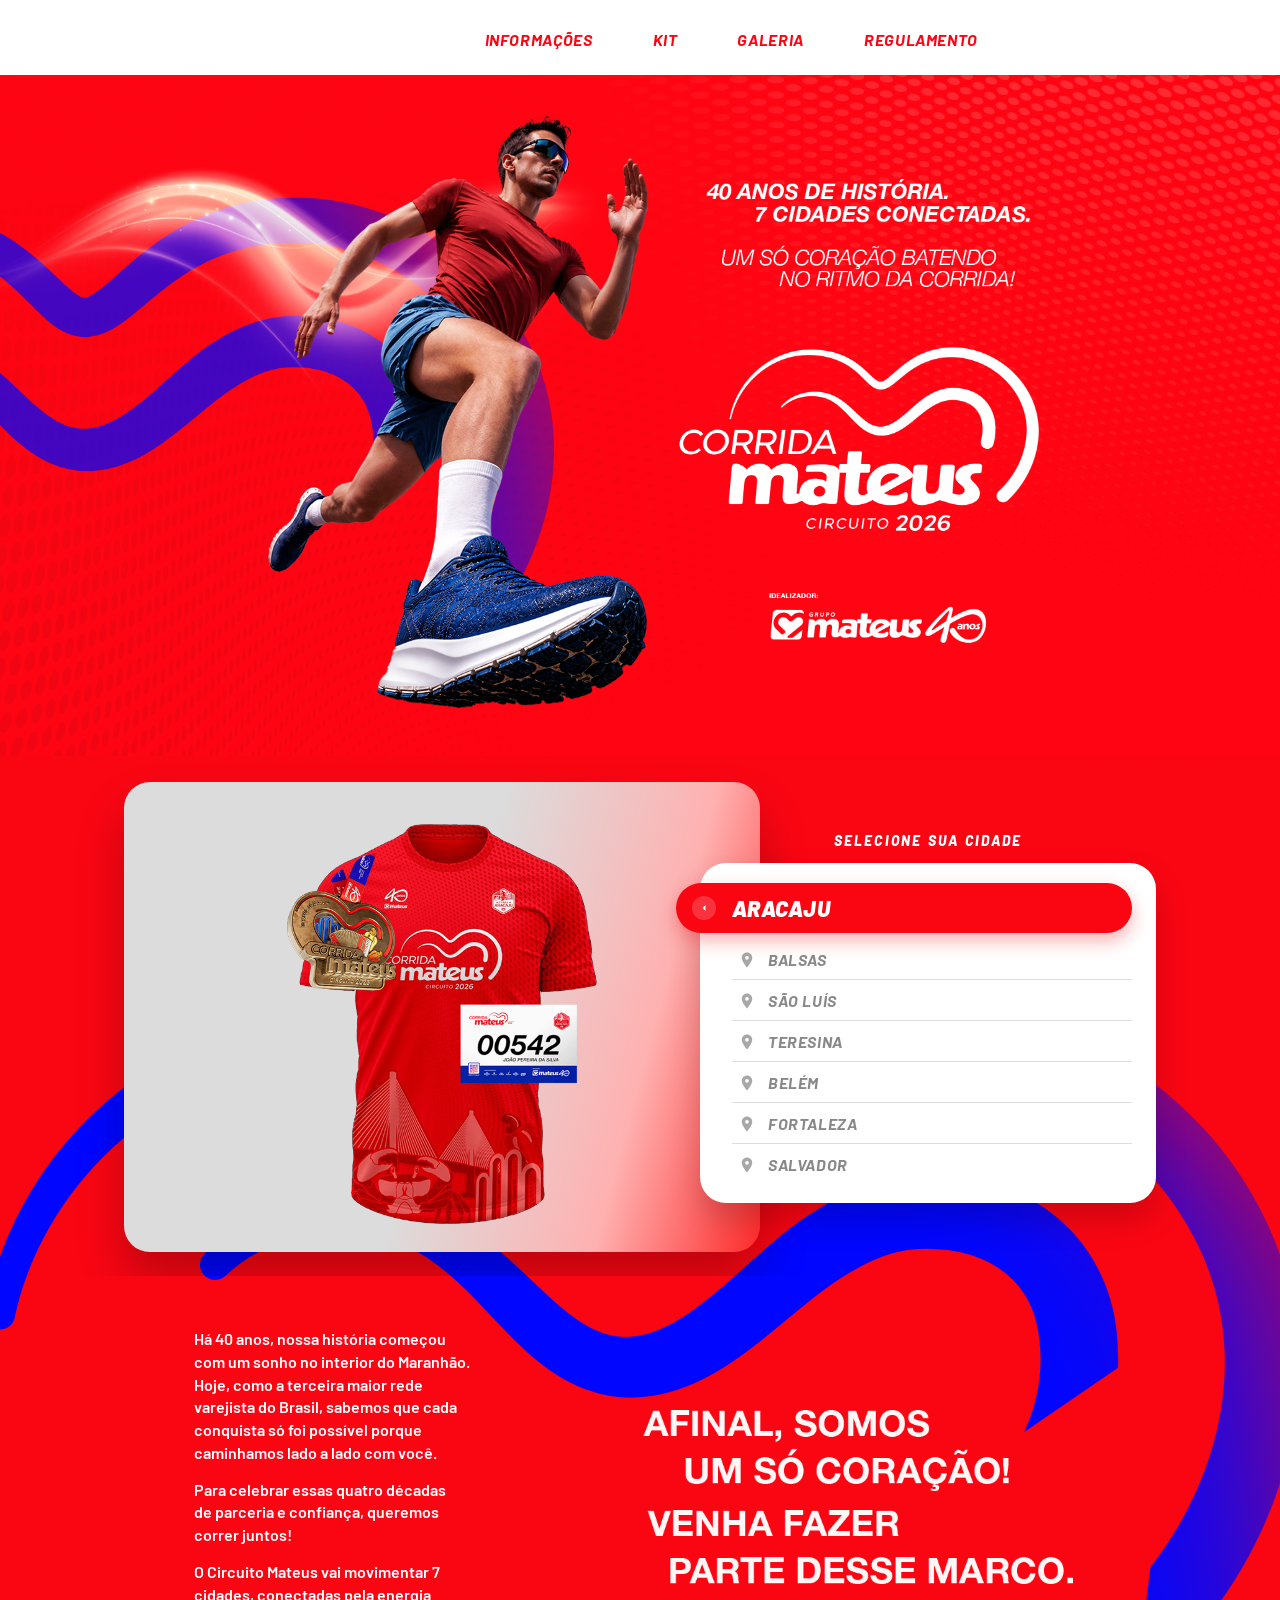
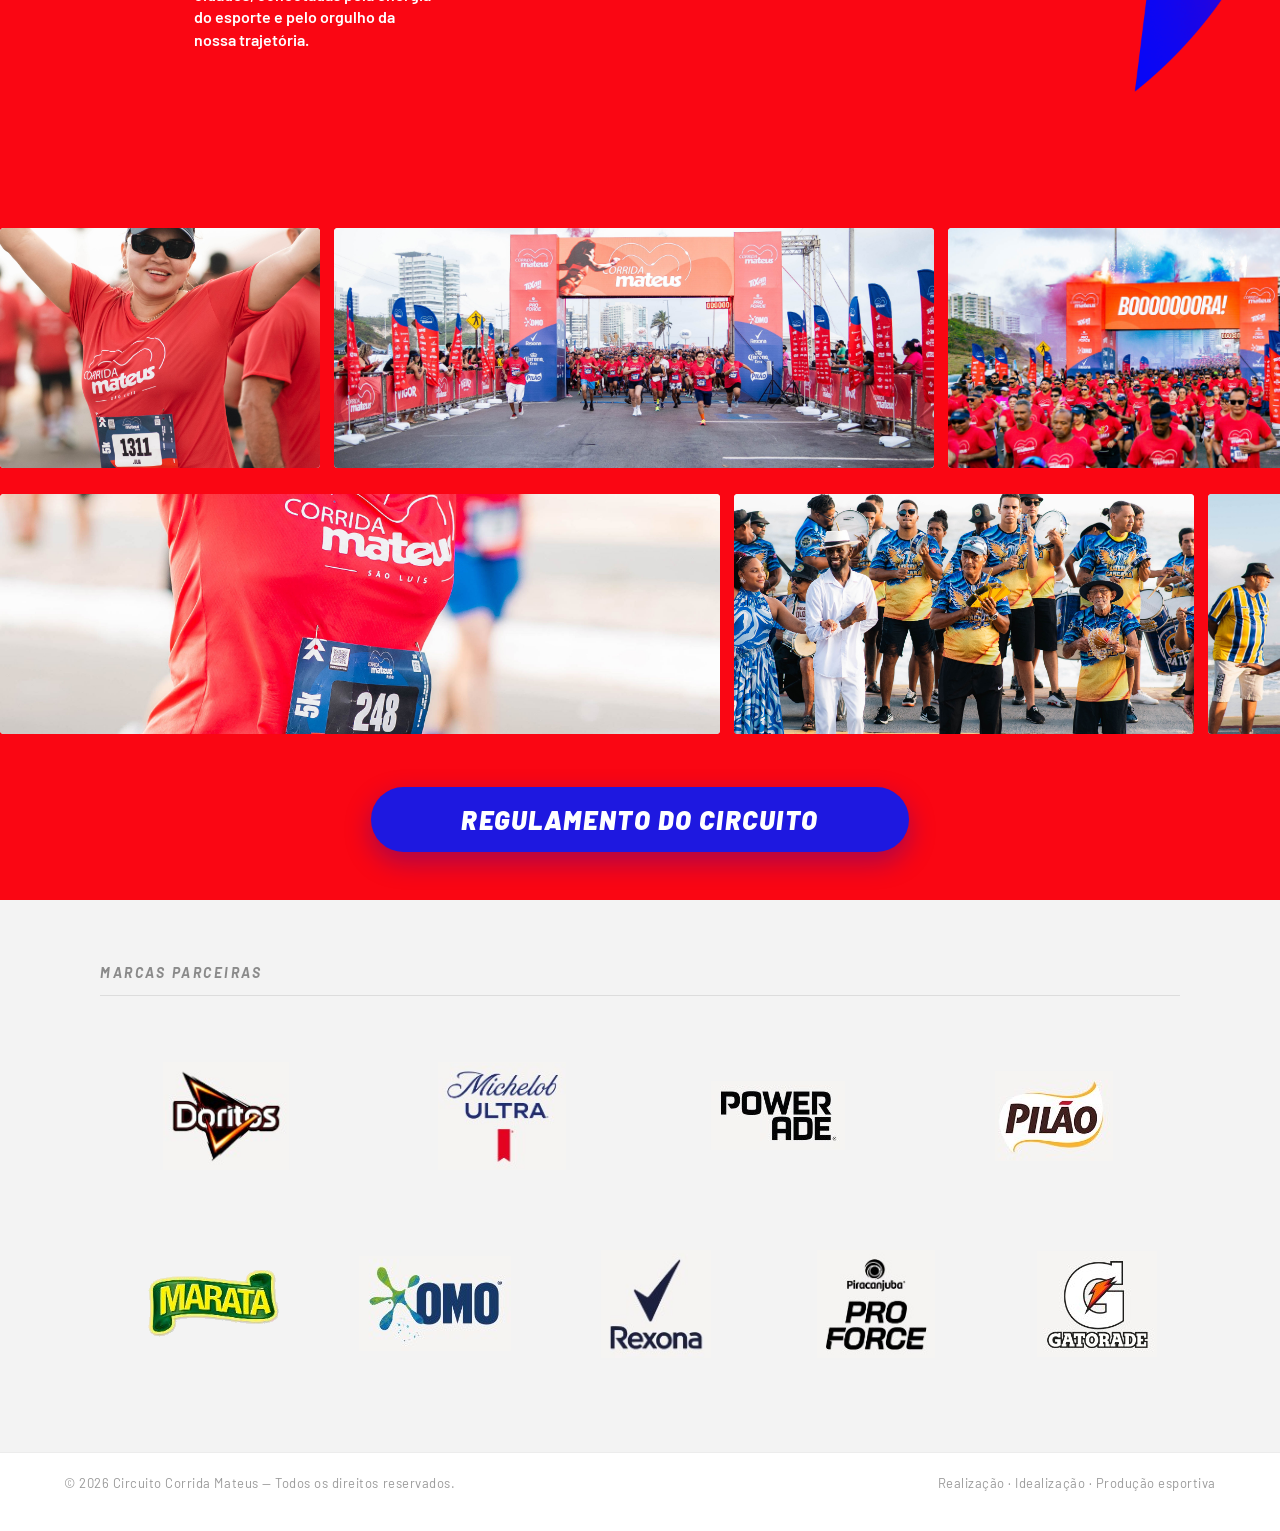
<file: index.html>
<!doctype html>
<html lang="pt-BR">
  <head>
    <meta charset="utf-8" />
    <meta name="viewport" content="width=device-width, initial-scale=1" />
    <title>Corrida Mateus — Circuito 2026</title>
    <!-- Facebook Pixel Code -->
    <script>
      !(function (f, b, e, v, n, t, s) {
        if (f.fbq) return;
        n = f.fbq = function () {
          n.callMethod
            ? n.callMethod.apply(n, arguments)
            : n.queue.push(arguments);
        };
        if (!f._fbq) f._fbq = n;
        n.push = n;
        n.loaded = !0;
        n.version = "2.0";
        n.queue = [];
        t = b.createElement(e);
        t.async = !0;
        t.src = v;
        s = b.getElementsByTagName(e)[0];
        s.parentNode.insertBefore(t, s);
      })(
        window,
        document,
        "script",
        "https://connect.facebook.net/en_US/fbevents.js",
      );
      fbq("init", "1776011206615736");
      fbq("track", "PageView");
    </script>
    <!-- End Facebook Pixel Code -->
    <script>
      /* In the preview sandbox, sub-resource requests may need the page's ?t=
     token appended. We install a global 'error' listener that retries any
     failed <img> with the token once. CSS background images are applied via
     JS at the bottom of the document. In production hosting, neither is
     needed — relative URLs just work. */
      (function () {
        var tok = new URLSearchParams(location.search).get("t") || "";
        var suffix = tok ? "?t=" + encodeURIComponent(tok) : "";
        window.__ASSET_SUFFIX = suffix;
        if (!suffix) return;
        document.addEventListener(
          "error",
          function (e) {
            var t = e.target;
            if (
              t &&
              t.tagName === "IMG" &&
              !t.dataset.retried &&
              t.src &&
              t.src.indexOf("?t=") === -1
            ) {
              t.dataset.retried = "1";
              var sep = t.src.indexOf("?") === -1 ? "?" : "&";
              t.src = t.src + sep + "t=" + encodeURIComponent(tok);
            }
          },
          true,
        );
      })();
    </script>
    <link rel="preconnect" href="https://fonts.googleapis.com" />
    <link rel="preconnect" href="https://fonts.gstatic.com" crossorigin />
    <link
      href="https://fonts.googleapis.com/css2?family=Barlow:ital,wght@0,400;0,500;0,600;0,700;0,800;0,900;1,400;1,500;1,600;1,700;1,800;1,900&family=Barlow+Condensed:ital,wght@0,400;0,600;0,700;0,800;0,900;1,400;1,600;1,700;1,800;1,900&display=swap"
      rel="stylesheet"
    />
    <link rel="icon" type="image/png" href="assets/favicon.png" />
    <link rel="apple-touch-icon" href="assets/apple-touch-icon.png" />
    <link rel="stylesheet" href="styles.css" />
  </head>
  <body>
    <noscript
      ><img
        height="1"
        width="1"
        style="display: none"
        src="https://www.facebook.com/tr?id=1776011206615736&amp;ev=PageView&amp;noscript=1"
        alt=""
    /></noscript>
    <header class="topbar" data-screen-label="Header">
      <nav class="nav" aria-label="Primária">
        <a href="#informações">INFORMAÇÕES</a>
        <a href="#kit">KIT</a>
        <a href="#galeria">GALERIA</a>
        <a href="#regulamento">REGULAMENTO</a>
      </nav>
    </header>

    <section class="hero" data-screen-label="Hero">
      <img
        data-img="assets/corredor-banner-inteiro.png"
        alt="Atleta correndo"
      />
      </div>
    </section>

    <section
      class="section-red"
      id="kit"
      data-screen-label="Kit + Seletor de Cidade"
    >
      <div class="kit-row">
        <div class="kit-card">
          <div class="kit-preview-frame">
            <img
              id="kit-preview-img"
              data-img="assets-aracaju/camisa.png"
              alt="Kit do corredor: camisa, medalha e número de peito"
            />
          </div>
        </div>

        <aside class="city-aside" aria-label="Selecione sua cidade">
          <div class="label">SELECIONE SUA CIDADE</div>

          <div class="city-panel">
            <button class="city-current" type="button" id="city-current-btn">
              <span class="arrow" aria-hidden="true">
                <svg viewBox="0 0 24 24"><path d="M15 6l-6 6 6 6V6z" /></svg>
              </span>
              <span class="city-current-label">ARACAJU</span>
            </button>

            <ul class="city-list" id="city-list"></ul>
          </div>
        </aside>
      </div>
    </section>

    <section class="story" id="informacoes" data-screen-label="História">
      <div class="story-bg" aria-hidden="true">
        <img data-img="assets/bg-coracao.png" alt="" />
      </div>
      <div class="story-wrap">
        <div class="story-text">
          <p>
            Há 40 anos, nossa história começou com um sonho no interior do
            Maranhão. Hoje, como a terceira maior rede varejista do Brasil,
            sabemos que cada conquista só foi possível porque caminhamos lado a
            lado com você.
          </p>
          <p>
            Para celebrar essas quatro décadas de parceria e confiança, queremos
            correr juntos!
          </p>
          <p>
            O Circuito Mateus vai movimentar 7 cidades, conectadas pela energia
            do esporte e pelo orgulho da nossa trajetória.
          </p>
        </div>
        <div class="story-headline">
          <img
            data-img="assets/txt2.png"
            alt="Afinal, somos um só coração! Venha fazer parte desse marco."
          />
        </div>
      </div>
    </section>

    <section class="gallery" id="galeria" data-screen-label="Galeria">
      <!-- ROW 1 — scrolls right → left -->
      <div class="marquee" style="--marquee-duration: 70s">
        <div class="marquee-track">
          <!-- First set -->
          <div class="mslide s">
            <img
              data-img="assets/photos/CORRIDAMATEUS-17.jpg"
              alt="Foto da Corrida Mateus"
            />
          </div>
          <div class="mslide l">
            <img
              data-img="assets/photos/CORRIDAMATEUS-34.jpg"
              alt="Foto da Corrida Mateus"
            />
          </div>
          <div class="mslide m">
            <img
              data-img="assets/photos/CORRIDAMATEUS-55.jpg"
              alt="Foto da Corrida Mateus"
            />
          </div>
          <div class="mslide xl">
            <img
              data-img="assets/photos/CORRIDAMATEUS-92.jpg"
              alt="Foto da Corrida Mateus"
            />
          </div>
          <div class="mslide s">
            <img
              data-img="assets/photos/CORRIDAMATEUS-106.jpg"
              alt="Foto da Corrida Mateus"
            />
          </div>
          <div class="mslide m">
            <img
              data-img="assets/photos/CORRIDAMATEUS-136.jpg"
              alt="Foto da Corrida Mateus"
            />
          </div>
          <!-- Duplicate (required for seamless loop) -->
          <div class="mslide s">
            <img
              data-img="assets/photos/CORRIDAMATEUS-17.jpg"
              alt="Foto da Corrida Mateus"
            />
          </div>
          <div class="mslide l">
            <img
              data-img="assets/photos/CORRIDAMATEUS-34.jpg"
              alt="Foto da Corrida Mateus"
            />
          </div>
          <div class="mslide m">
            <img
              data-img="assets/photos/CORRIDAMATEUS-55.jpg"
              alt="Foto da Corrida Mateus"
            />
          </div>
          <div class="mslide xl">
            <img
              data-img="assets/photos/CORRIDAMATEUS-92.jpg"
              alt="Foto da Corrida Mateus"
            />
          </div>
          <div class="mslide s">
            <img
              data-img="assets/photos/CORRIDAMATEUS-106.jpg"
              alt="Foto da Corrida Mateus"
            />
          </div>
          <div class="mslide m">
            <img
              data-img="assets/photos/CORRIDAMATEUS-136.jpg"
              alt="Foto da Corrida Mateus"
            />
          </div>
        </div>
      </div>

      <!-- ROW 2 — scrolls left → right -->
      <div class="marquee reverse" style="--marquee-duration: 80s">
        <div class="marquee-track">
          <!-- First set -->
          <div class="mslide xl">
            <img
              data-img="assets/photos/CORRIDAMATEUS-165.jpg"
              alt="Foto da Corrida Mateus"
            />
          </div>
          <div class="mslide m">
            <img
              data-img="assets/photos/CORRIDAMATEUS-227.jpg"
              alt="Foto da Corrida Mateus"
            />
          </div>
          <div class="mslide l">
            <img
              data-img="assets/photos/CORRIDAMATEUS-238.jpg"
              alt="Foto da Corrida Mateus"
            />
          </div>
          <div class="mslide s">
            <img
              data-img="assets/photos/CORRIDAMATEUS-275.jpg"
              alt="Foto da Corrida Mateus"
            />
          </div>
          <div class="mslide xl">
            <img
              data-img="assets/photos/CORRIDAMATEUS-295.jpg"
              alt="Foto da Corrida Mateus"
            />
          </div>
          <!-- Duplicate -->
          <div class="mslide xl">
            <img
              data-img="assets/photos/CORRIDAMATEUS-165.jpg"
              alt="Foto da Corrida Mateus"
            />
          </div>
          <div class="mslide m">
            <img
              data-img="assets/photos/CORRIDAMATEUS-227.jpg"
              alt="Foto da Corrida Mateus"
            />
          </div>
          <div class="mslide l">
            <img
              data-img="assets/photos/CORRIDAMATEUS-238.jpg"
              alt="Foto da Corrida Mateus"
            />
          </div>
          <div class="mslide s">
            <img
              data-img="assets/photos/CORRIDAMATEUS-275.jpg"
              alt="Foto da Corrida Mateus"
            />
          </div>
          <div class="mslide xl">
            <img
              data-img="assets/photos/CORRIDAMATEUS-295.jpg"
              alt="Foto da Corrida Mateus"
            />
          </div>
        </div>
      </div>
    </section>

    <section class="cta-band" id="regulamento">
      <button class="cta-btn" type="button" onclick="openRegulamento()">
        Regulamento do Circuito
      </button>
    </section>

    <section class="partners">
      <div class="partners-inner">
        <h3 class="partners-title">Marcas Parceiras</h3>
        <div class="partners-grid">
          <div class="partner-logo">
            <img data-img="assets/parceiros/doritos.png" alt="Doritos" />
          </div>
          <div class="partner-logo">
            <img data-img="assets/parceiros/michelob.png" alt="Michelob Ultra" />
          </div>
          <div class="partner-logo">
            <img data-img="assets/parceiros/powerade.png" alt="Powerade" />
          </div>
          <div class="partner-logo">
            <img data-img="assets/parceiros/pilao.png" alt="Pilão" />
          </div>
          <div class="partner-logo">
            <img data-img="assets/parceiros/marata.png" alt="Maratá" />
          </div>
          <div class="partner-logo">
            <img data-img="assets/parceiros/omo.png" alt="Omo" />
          </div>
          <div class="partner-logo">
            <img data-img="assets/parceiros/rexona.png" alt="Rexona" />
          </div>
          <div class="partner-logo">
            <img
              data-img="assets/parceiros/piracanjuba-pro-force.png"
              alt="Piracanjuba Pro Force"
            />
          </div>
          <div class="partner-logo">
            <img data-img="assets/parceiros/gatorade.png" alt="Gatorade" />
          </div>
        </div>
      </div>
    </section>

    <div class="legal">
      <span
        >© 2026 Circuito Corrida Mateus — Todos os direitos reservados.</span
      >
      <span>Realização · Idealização · Produção esportiva</span>
    </div>

    <script>
      /* Populate <img data-img="..."> with src, appending the preview token if
     present. Splitting src acquisition from markup keeps the browser from
     issuing a first untokened request that fails 401 in the preview sandbox. */
      (function () {
        var suf = window.__ASSET_SUFFIX || "";
        document.querySelectorAll("img[data-img]").forEach(function (img) {
          img.src = img.dataset.img + suf;
        });
      })();

      function getToken() {
        return new URLSearchParams(location.search).get("t");
      }
      function openWithToken(path, extra) {
        var params = new URLSearchParams(extra || {});
        var tok = getToken();
        if (tok) params.set("t", tok);
        var q = params.toString();
        window.open(path + (q ? "?" + q : ""), "_blank", "noopener");
      }
      function openCity(name) {
        if (name === "Aracaju") {
          return;
        }
        if (name === "Balsas") {
          return;
        }
        if (name === "São Luís") {
          openWithToken("sao-luis-landing.html");
          return;
        }
        if (name === "Teresina") {
          openWithToken("teresina-landing.html");
          return;
        }
        if (name === "Belém") {
          openWithToken("belem-landing.html");
          return;
        }
        if (name === "Fortaleza") {
          openWithToken("fortaleza-landing.html");
          return;
        }
        if (name === "Salvador") {
          openWithToken("salvador-landing.html");
          return;
        }
        var slug = name
          .toLowerCase()
          .normalize("NFD")
          .replace(/[\u0300-\u036f]/g, "")
          .replace(/\s+/g, "-");
        openWithToken("cidade.html", { cidade: name, slug: slug });
      }

      var CITY_ORDER = [
        "Aracaju",
        "Balsas",
        "São Luís",
        "Teresina",
        "Belém",
        "Fortaleza",
        "Salvador",
      ];
      var CITIES = {
        Aracaju: {
          label: "ARACAJU",
          kit: "assets-aracaju/camisa.png",
          kitExtraScale: 0.977,
          page: null,
          regulamento: "assets/docs/regulamento-aracaju-2026.pdf",
        },
        Balsas: {
          label: "BALSAS",
          kit: "assets/assets-balsas/CAMISAS.png",
          page: null,
          regulamento: "assets/docs/regulamento-mateus-etapa-balsas-2026.pdf",
        },
        "São Luís": {
          label: "SÃO LUÍS",
          kit: "assets/assets-sao-luis/CAMISAS.png",
          page: "sao-luis-landing.html",
          regulamento: "assets/docs/regulamento-sao-luis-2026.pdf",
        },
        Teresina: {
          label: "TERESINA",
          kit: "assets/assets-teresina/CAMISAS.png",
          page: "teresina-landing.html",
          regulamento: "assets/docs/Regulamento Teresina 2026.pdf",
        },
        Belém: {
          label: "BELÉM",
          kit: "assets/assets-belem/CAMISAS.png",
          page: "belem-landing.html",
          regulamento: "assets/docs/regulamento-mateus-etapa-belem-2026.pdf",
        },
        Fortaleza: {
          label: "FORTALEZA",
          kit: "assets/assets-fortaleza/CAMISAS.png",
          page: "fortaleza-landing.html",
          regulamento: "assets/docs/Regulamento Fortaleza 2026.pdf",
        },
        Salvador: {
          label: "SALVADOR",
          kit: "assets/assets-salvador/CAMISAS.png",
          page: "salvador-landing.html",
          regulamento: "assets/docs/Regulamento Salvador 2026.pdf",
        },
      };
      var selectedCity = "Aracaju";
      var KIT_REF_SIZE = { w: 504, h: 636, contentCenterY: 318 };
      var KIT_CANVAS = {
        Aracaju: { w: 499, h: 645, contentCenterY: 322 },
        Balsas: { w: 504, h: 636, contentCenterY: 318 },
        "São Luís": { w: 506, h: 638, contentCenterY: 319 },
        Teresina: { w: 507, h: 639, contentCenterY: 320 },
        Belém: { w: 488, h: 640, contentCenterY: 320 },
        Fortaleza: { w: 500, h: 636, contentCenterY: 318 },
        Salvador: { w: 496, h: 638, contentCenterY: 319 },
      };

      function getKitBoxHeight() {
        return window.matchMedia("(max-width: 640px)").matches ? 280 : 400;
      }

      function getKitRefWidth(boxH) {
        return KIT_REF_SIZE.w * (boxH / KIT_REF_SIZE.h);
      }

      function getKitContentOffsetY(cityName, boxH) {
        var city = KIT_CANVAS[cityName];
        var refY =
          KIT_REF_SIZE.contentCenterY * (boxH / KIT_REF_SIZE.h);
        var cityY = city.contentCenterY * (boxH / city.h);
        return refY - cityY;
      }

      function applyKitSizing(img, cityName) {
        function fit() {
          var nw = img.naturalWidth;
          var nh = img.naturalHeight;
          if (!nw || !nh) return;

          var boxH = getKitBoxHeight();
          var baseW = nw * (boxH / nh);
          var refW = getKitRefWidth(boxH);
          var scale = (refW / baseW) * (CITIES[cityName].kitExtraScale || 1);
          var offsetY =
            getKitContentOffsetY(cityName, boxH) +
            (CITIES[cityName].kitExtraOffsetY || 0) * (boxH / 400);

          img.style.height = boxH + "px";
          img.style.width = baseW + "px";

          var parts = [];
          if (Math.abs(offsetY) > 0.5) {
            parts.push("translateY(" + offsetY + "px)");
          }
          if (Math.abs(scale - 1) > 0.01) {
            parts.push("scale(" + scale + ")");
          }
          img.style.transform = parts.length ? parts.join(" ") : "none";
        }

        if (img.complete && img.naturalWidth) fit();
        else img.onload = fit;
      }

      function renderCitySelector() {
        var city = CITIES[selectedCity];
        var currentBtn = document.getElementById("city-current-btn");
        currentBtn.querySelector(".city-current-label").textContent = city.label;
        currentBtn.onclick = city.page
          ? function () {
              openWithToken(city.page);
            }
          : null;
        currentBtn.style.cursor = city.page ? "pointer" : "default";

        var kitImg = document.getElementById("kit-preview-img");
        var suf = window.__ASSET_SUFFIX || "";
        kitImg.dataset.img = city.kit;
        kitImg.onload = null;
        kitImg.src = city.kit + suf;
        delete kitImg.dataset.retried;
        applyKitSizing(kitImg, selectedCity);

        var list = document.getElementById("city-list");
        list.innerHTML = "";

        CITY_ORDER.forEach(function (name) {
          if (name === selectedCity) return;
          var li = document.createElement("li");
          var btn = document.createElement("button");
          btn.type = "button";
          btn.className = "city-option";
          btn.innerHTML =
            '<span class="city-pin" aria-hidden="true"><svg viewBox="0 0 24 24" fill="currentColor"><path d="M12 2C8.13 2 5 5.13 5 9c0 5.25 7 13 7 13s7-7.75 7-13c0-3.87-3.13-7-7-7zm0 9.5a2.5 2.5 0 1 1 0-5 2.5 2.5 0 0 1 0 5z"/></svg></span>' +
            CITIES[name].label;
          btn.addEventListener("click", function () {
            selectCity(name);
          });
          li.appendChild(btn);
          list.appendChild(li);
        });
      }

      function selectCity(name) {
        if (!CITIES[name]) return;
        selectedCity = name;
        renderCitySelector();
      }

      renderCitySelector();

      window.addEventListener("resize", function () {
        applyKitSizing(
          document.getElementById("kit-preview-img"),
          selectedCity,
        );
      });

      function openRegulamento() {
        var city = CITIES[selectedCity];
        if (!city || !city.regulamento) return;
        var suf = window.__ASSET_SUFFIX || "";
        var link = document.createElement("a");
        link.href = city.regulamento + suf;
        link.download = city.regulamento.split("/").pop() || "";
        document.body.appendChild(link);
        link.click();
        link.remove();
      }

      // smooth anchor scroll
      document.querySelectorAll(".nav a").forEach(function (a) {
        a.addEventListener("click", function (e) {
          var href = a.getAttribute("href");
          if (href && href.startsWith("#")) {
            e.preventDefault();
            var el = document.querySelector(href);
            if (el) {
              window.scrollTo({ top: el.offsetTop - 60, behavior: "smooth" });
            }
          }
        });
      });
    </script>
  </body>
</html>
</file>
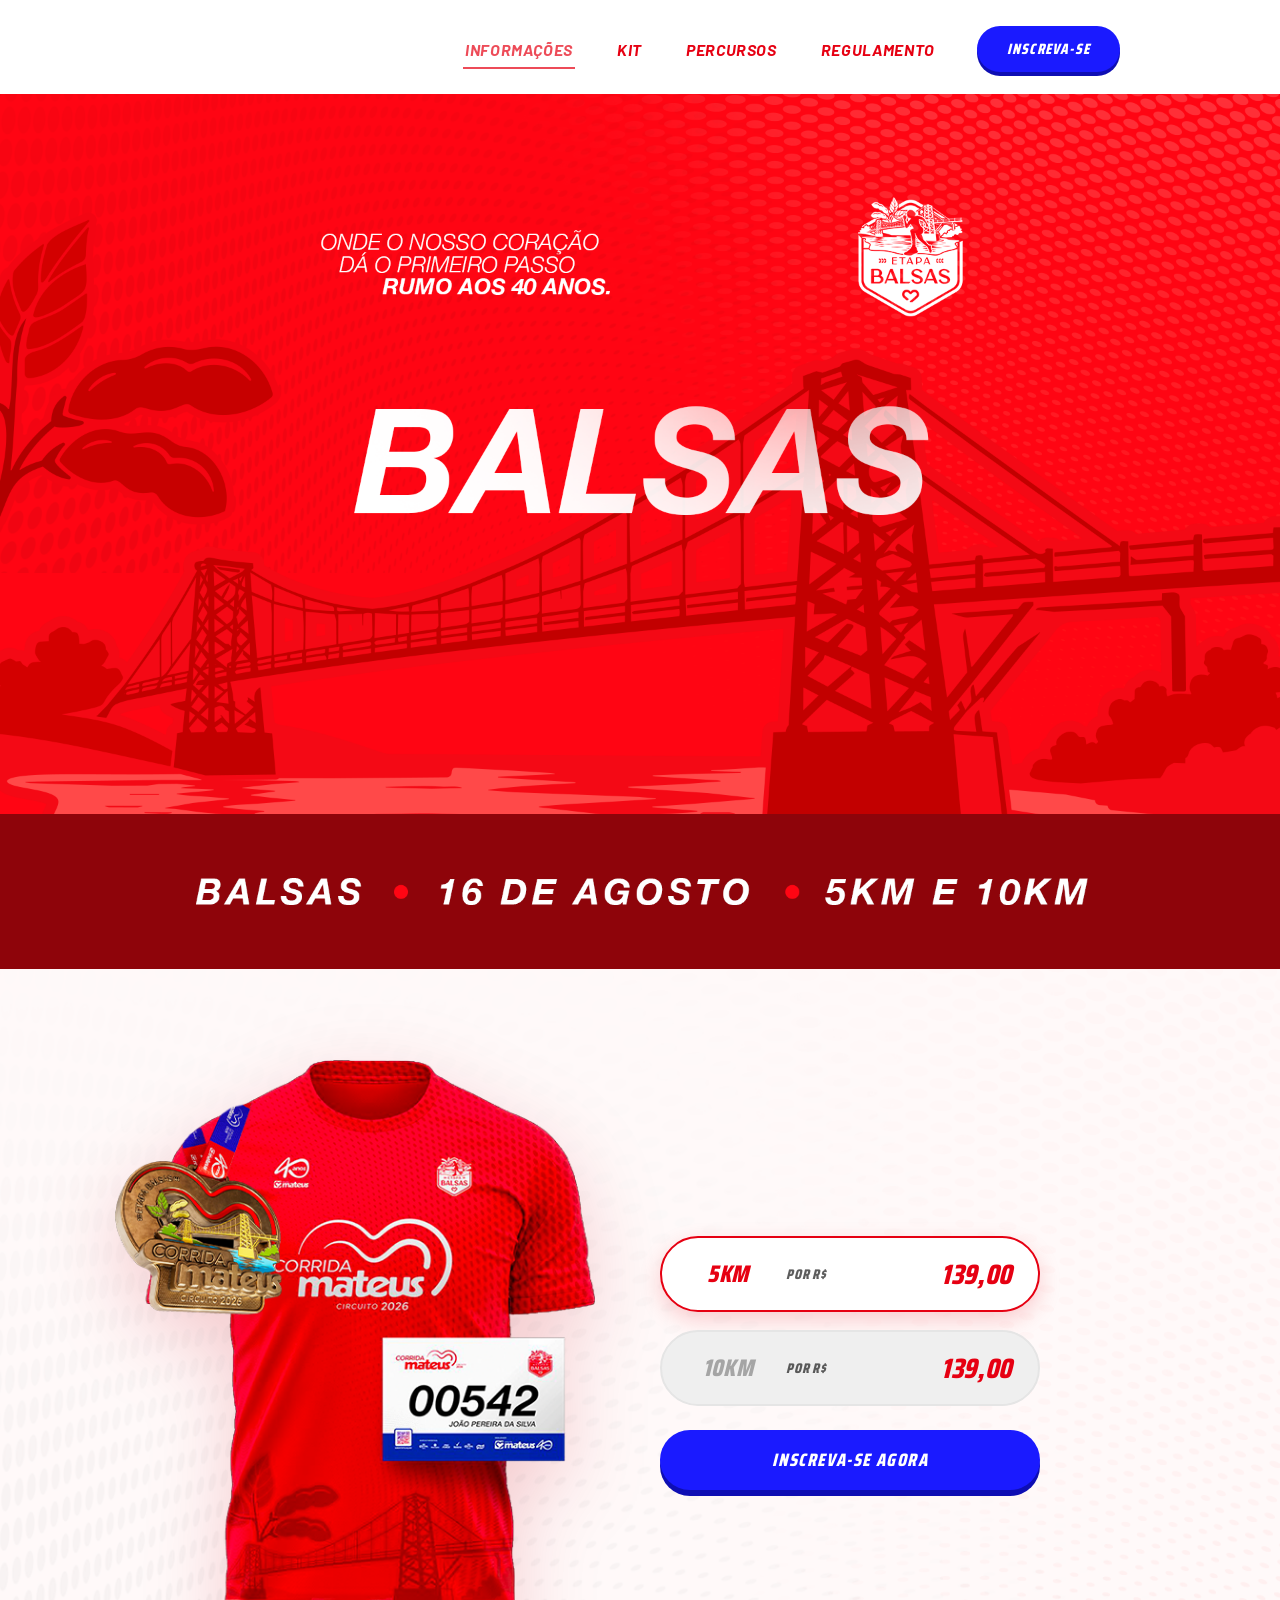
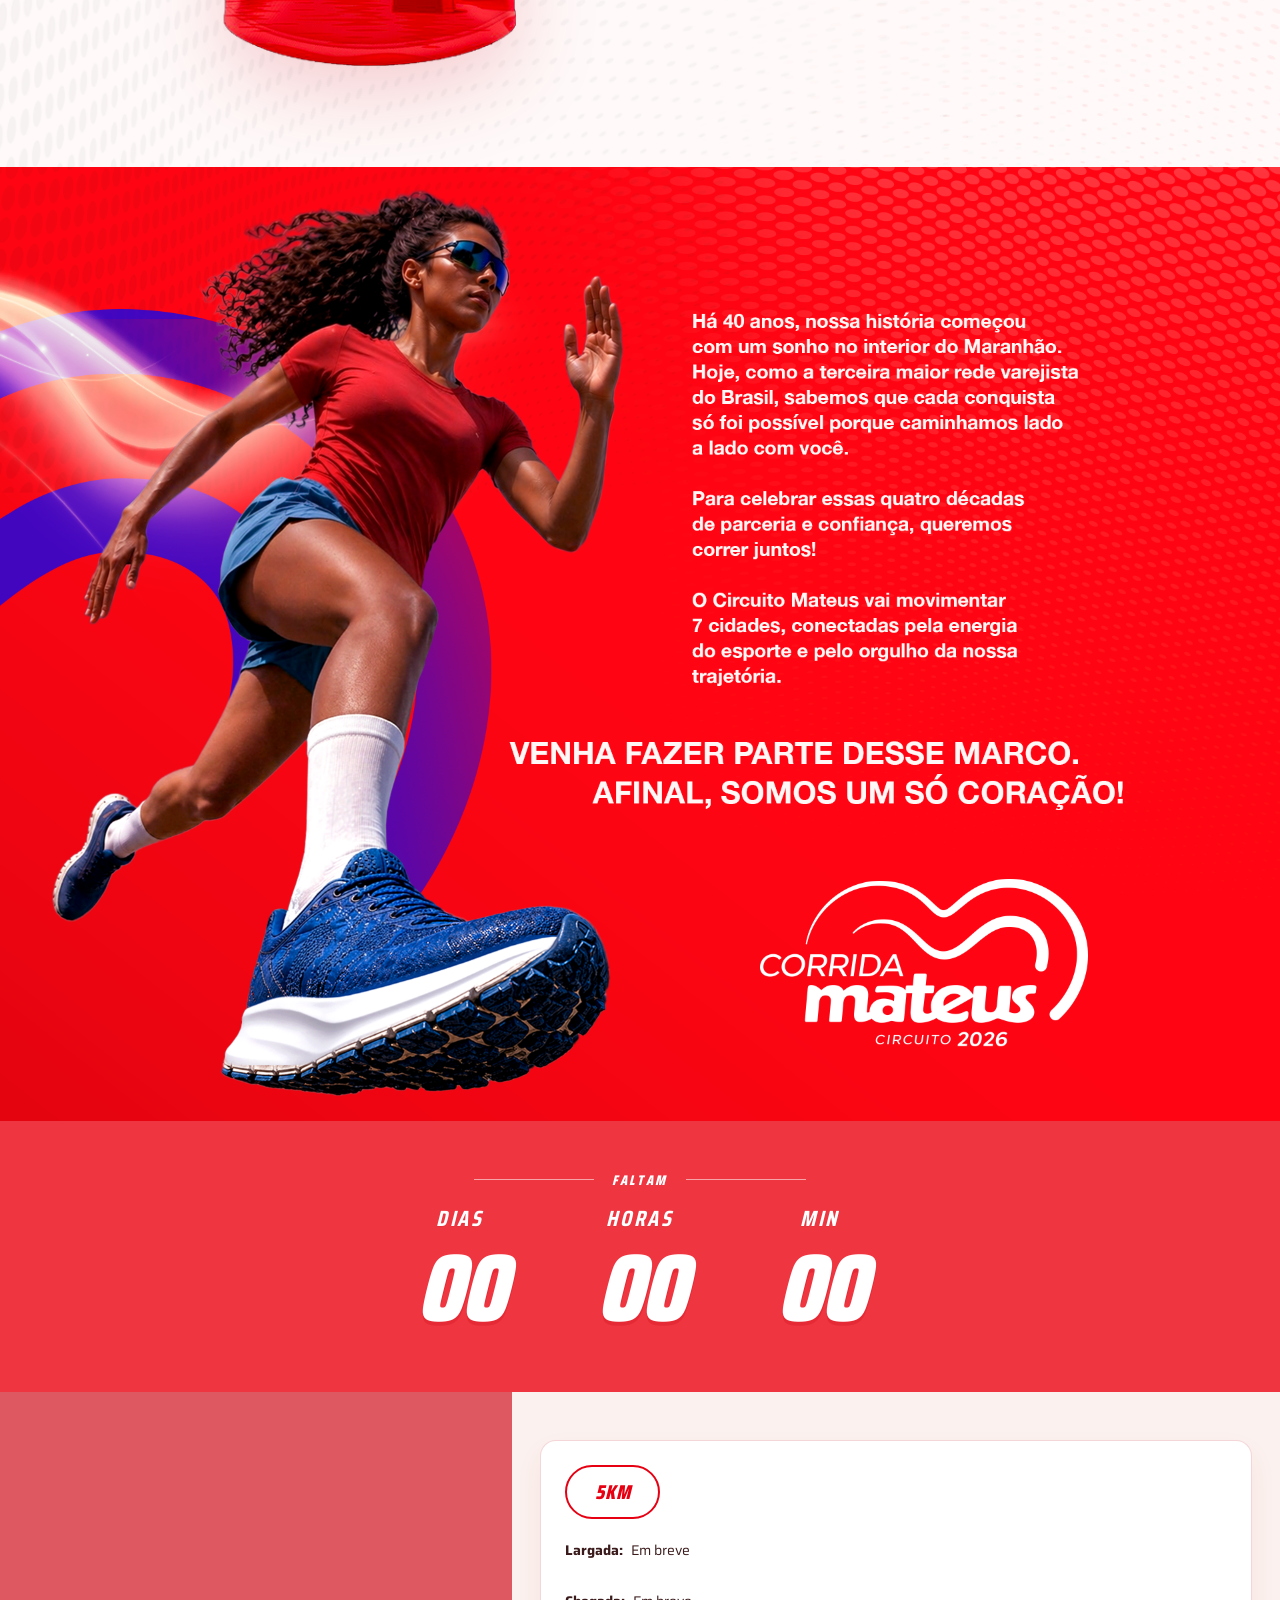
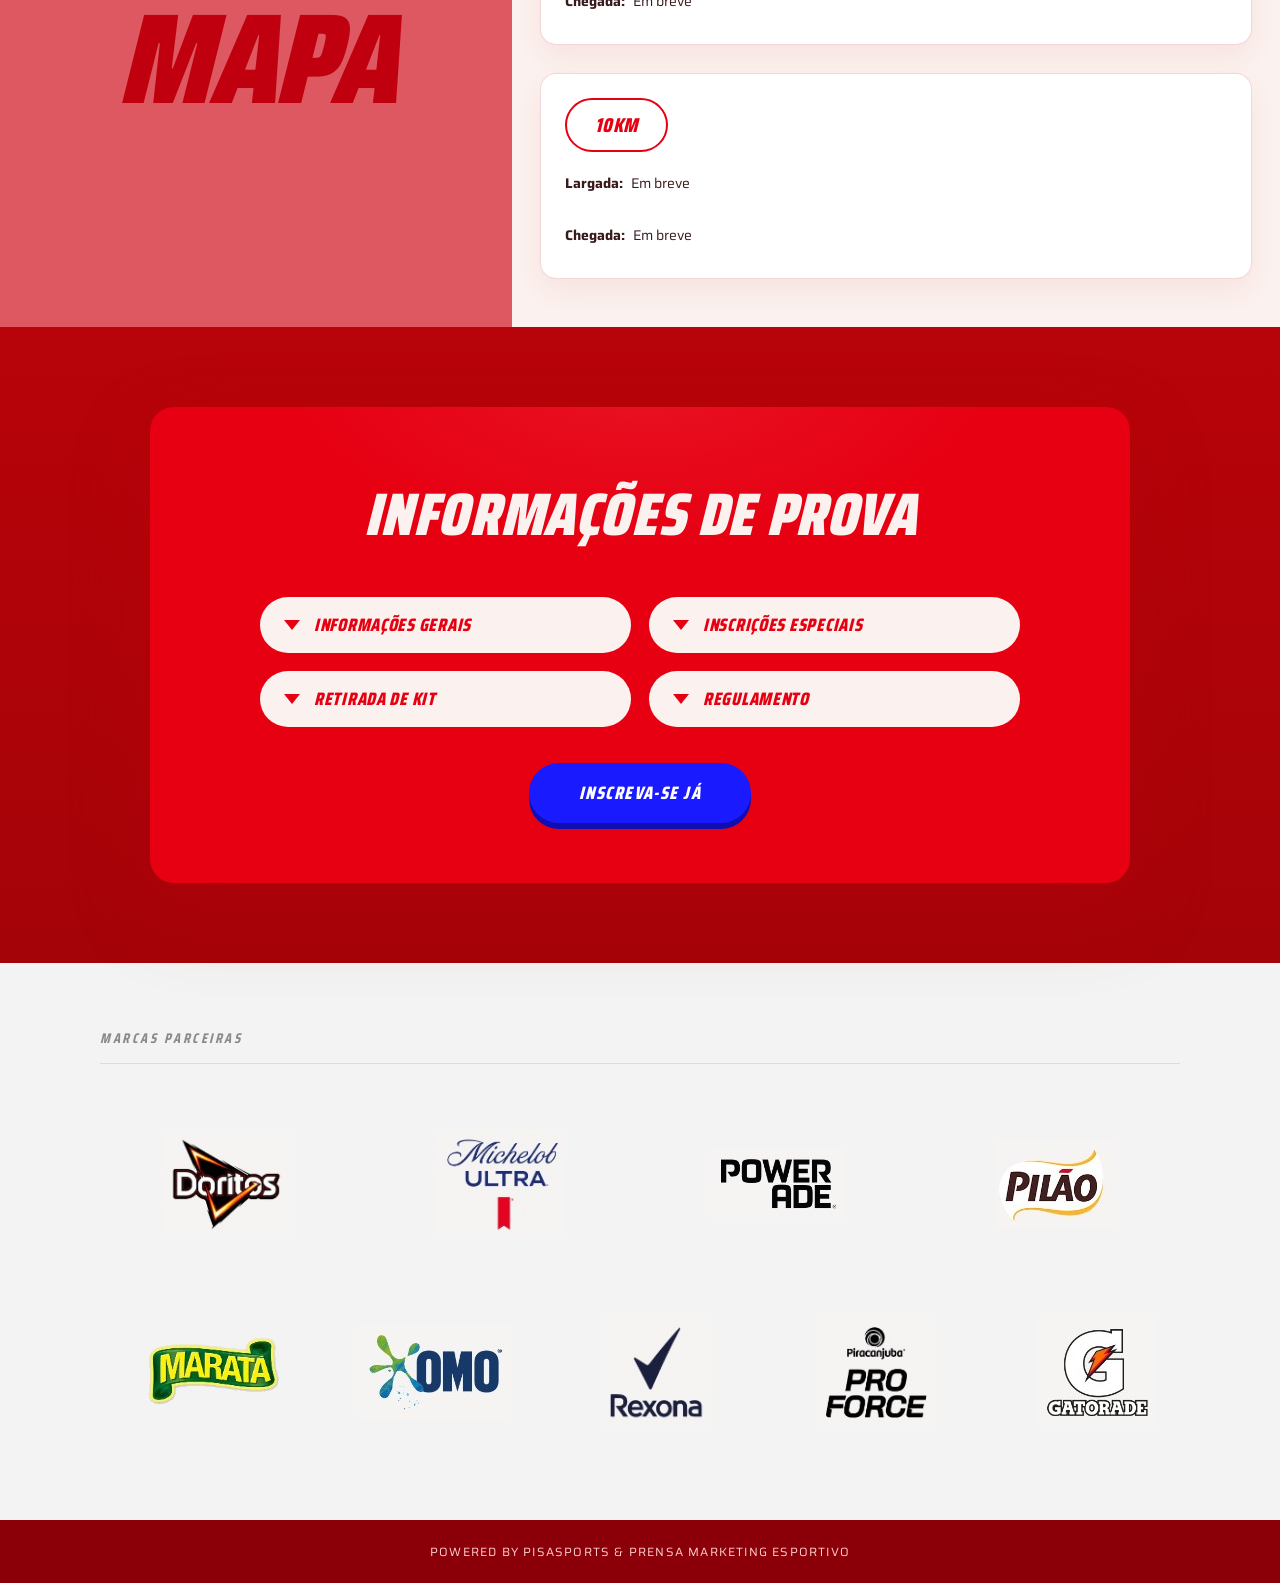
<file: balsas-landing.html>
<!doctype html>
<html lang="pt-BR">
  <head>
    <meta charset="UTF-8" />
    <meta name="viewport" content="width=device-width, initial-scale=1.0" />
    <title>Etapa Balsas — Corrida Mateus 2026</title>
    <!-- Facebook Pixel Code -->
    <script>
      !(function (f, b, e, v, n, t, s) {
        if (f.fbq) return;
        n = f.fbq = function () {
          n.callMethod
            ? n.callMethod.apply(n, arguments)
            : n.queue.push(arguments);
        };
        if (!f._fbq) f._fbq = n;
        n.push = n;
        n.loaded = !0;
        n.version = "2.0";
        n.queue = [];
        t = b.createElement(e);
        t.async = !0;
        t.src = v;
        s = b.getElementsByTagName(e)[0];
        s.parentNode.insertBefore(t, s);
      })(
        window,
        document,
        "script",
        "https://connect.facebook.net/en_US/fbevents.js",
      );
      fbq("init", "1776011206615736");
      fbq("track", "PageView");
    </script>
    <!-- End Facebook Pixel Code -->
    <script>
      // Preview-auth: when the iframe URL has a ?t=... token, relative asset URLs lose it
      // on resolution and 401. Reapply it to every asset URL we generate.
      (function () {
        var t = new URL(location.href).searchParams.get("t");
        if (!t) return;
        window.__withT = function (u) {
          try {
            var x = new URL(u, location.href);
            x.searchParams.set("t", t);
            return x.toString();
          } catch (e) {
            return u;
          }
        };
        // Rewrite <img src> and CSS url(...) at parse time via a MutationObserver.
        function fix(el) {
          if (
            el.tagName === "IMG" &&
            el.getAttribute("src") &&
            !el.src.includes("t=")
          ) {
            el.src = window.__withT(el.getAttribute("src"));
          }
          if (
            el.tagName === "LINK" &&
            el.rel === "stylesheet" &&
            el.getAttribute("href") &&
            !el.href.includes("t=")
          ) {
            el.href = window.__withT(el.getAttribute("href"));
          }
        }
        new MutationObserver(function (muts) {
          muts.forEach(function (m) {
            m.addedNodes.forEach(function (n) {
              if (n.nodeType !== 1) return;
              fix(n);
              n.querySelectorAll && n.querySelectorAll("img").forEach(fix);
            });
          });
        }).observe(document.documentElement, {
          childList: true,
          subtree: true,
        });
      })();
    </script>
    <link rel="preconnect" href="https://fonts.googleapis.com" />
    <link rel="preconnect" href="https://fonts.gstatic.com" crossorigin />
    <link
      href="https://fonts.googleapis.com/css2?family=Barlow:ital,wght@0,400;0,700;1,700&family=Saira+Condensed:ital,wght@0,400;0,500;0,600;0,700;0,800;0,900;1,700;1,800;1,900&family=Saira:ital,wght@0,400;0,500;0,600;0,700;1,700;1,800&display=swap"
      rel="stylesheet"
    />
    <link rel="icon" type="image/png" href="assets/favicon.png" />
    <link rel="apple-touch-icon" href="assets/apple-touch-icon.png" />
    <link rel="stylesheet" href="aracaju-landing.css" />
  </head>
  <body class="page-city">
    <noscript
      ><img
        height="1"
        width="1"
        style="display: none"
        src="https://www.facebook.com/tr?id=1776011206615736&amp;ev=PageView&amp;noscript=1"
        alt=""
    /></noscript>
    <!-- ============ NAV ============ -->
    <header class="topbar" data-screen-label="Nav">
      <nav class="nav" aria-label="Primária">
        <a href="#informacoes">INFORMAÇÕES</a>
        <a href="#kit">KIT</a>
        <a href="#percursos">PERCURSOS</a>
        <a href="#regulamento">REGULAMENTO</a>
        <a
          class="nav-cta"
          href="https://www.evenyx.com/corrida-mateus-circuito-40-anos-balsas"
          data-signup-trigger
          target="_blank"
          rel="noopener noreferrer"
          >Inscreva-se</a
        >
      </nav>
    </header>

    <!-- ============ HERO ============ -->
    <section class="hero" id="informacoes" data-screen-label="01 Hero Balsas">
      <img
        src="assets/assets-balsas/ABA 1_BALSAS.png"
        alt="Balsas — Onde o nosso coração dá o primeiro passo. Rumo aos 40 anos."
      />
    </section>

    <!-- ============ DATE BAR ============ -->
    <section class="date-bar date-bar--image" data-screen-label="02 Date bar">
      <img
        src="assets/assets-balsas/ABA 2_DATA.png"
        alt="Balsas — 16 de Agosto — 5KM e 10KM"
      />
    </section>

    <!-- ============ KIT ============ -->
    <section class="section-kit" id="kit" data-screen-label="03 Kit & price">
      <div class="kit-row">
        <div class="kit-img">
          <img
            src="assets/assets-balsas/CAMISAS.png"
            alt="Kit do corredor: camisa, medalha e número de peito"
          />
        </div>
        <div class="kit-buttons">
          <button class="price-pill" data-distance="5">
            <span class="km">5KM</span>
            <span class="label">por R$</span>
            <span class="price">139,00</span>
          </button>
          <button class="price-pill" data-distance="10">
            <span class="km">10KM</span>
            <span class="label">por R$</span>
            <span class="price">139,00</span>
          </button>
          <a
            class="kit-cta"
            href="https://www.evenyx.com/corrida-mateus-circuito-40-anos-balsas"
            data-signup-trigger
            target="_blank"
            rel="noopener noreferrer"
            >Inscreva-se agora</a
          >
        </div>
      </div>
    </section>

    <!-- ============ STORY ============ -->
    <section class="section-story" data-screen-label="04 Story">
      <img
        src="assets-aracaju/corredora-banner-inteiro.png"
        alt="Corredora em destaque"
      />
    </section>

    <!-- ============ COUNTDOWN ============ -->
    <section class="countdown" data-screen-label="05 Countdown">
      <div class="countdown-label"><span>FALTAM</span></div>
      <div class="countdown-row">
        <div class="cd-unit">
          <div class="label">Dias</div>
          <div class="value" id="cd-days">00</div>
        </div>
        <div class="cd-unit">
          <div class="label">Horas</div>
          <div class="value" id="cd-hours">00</div>
        </div>
        <div class="cd-unit">
          <div class="label">Min</div>
          <div class="value" id="cd-mins">00</div>
        </div>
      </div>
    </section>

    <!-- ============ MAP ============ -->
    <section class="section-map" id="percursos" data-screen-label="06 Mapa">
      <div class="map-wrap">
        <div class="map-title display display-up">Mapa</div>
        <div class="map-panel">
          <div class="map-route">
            <span class="map-tab">5KM</span>
            <div class="row"><b>Largada:</b> Em breve</div>
            <div class="map-embed">
              <div
                class="strava-embed-placeholder"
                data-embed-type="route"
                data-embed-id="3522727747016045010"
                data-style="standard"
                data-from-embed="false"
                data-token="7toWuf8Ar8hwmDMOQnJK8fAuWCTwAl5FnJBmANqml7o"
              ></div>
            </div>
            <div class="row"><b>Chegada:</b> Em breve</div>
          </div>
          <div class="map-route">
            <span class="map-tab">10KM</span>
            <div class="row"><b>Largada:</b> Em breve</div>
            <div class="map-embed">
              <div
                class="strava-embed-placeholder"
                data-embed-type="route"
                data-embed-id="3522954097554742388"
                data-style="standard"
                data-from-embed="false"
                data-token="7O0vdIzOxzXRBQ2eg_kRl0872wHEBIUUKDn6YyvlIpg"
              ></div>
            </div>
            <div class="row"><b>Chegada:</b> Em breve</div>
          </div>
        </div>
      </div>
    </section>

    <!-- ============ INFO PROVA ============ -->
    <section
      class="section-info"
      id="regulamento"
      data-screen-label="07 Informações de Prova"
    >
      <div class="info-card">
        <h2 class="info-title">Informações de Prova</h2>
        <div class="info-grid" id="info-grid">
          <div class="info-item-wrap">
            <button class="info-item" data-panel="p-gerais">
              <span class="chev"></span>
              <span>Informações Gerais</span>
            </button>
          </div>
          <div class="info-item-wrap">
            <button class="info-item" data-panel="p-especiais">
              <span class="chev"></span>
              <span>Inscrições Especiais</span>
            </button>
          </div>
          <div class="info-item-wrap">
            <button class="info-item" data-panel="p-kit">
              <span class="chev"></span>
              <span>Retirada de Kit</span>
            </button>
          </div>
          <div class="info-item-wrap">
            <a
              class="info-item"
              href="assets/docs/regulamento-mateus-etapa-balsas-2026.pdf"
              download
            >
              <span class="chev"></span>
              <span>Regulamento</span>
            </a>
          </div>

          <!-- Panels -->
          <div class="info-panel" id="p-gerais">
            <h4>Informações Gerais</h4>
            <p><b>Data:</b> 16 de Agosto de 2026</p>
            <p><b>Local:</b> Balsas — Em breve</p>
            <p><b>Horário de largada:</b> 6h</p>
            <p>
              <b>Modalidades:</b> Corrida individual 5km e 10km.
            </p>
          </div>
          <div class="info-panel" id="p-especiais">
            <h4>Inscrições Especiais</h4>
            <p>
              Idosos (60+) e PCD têm direito a desconto de 50% mediante
              apresentação de documento válido.
            </p>
            <p>
              Colaboradores Mateus possuem condição exclusiva — utilize o cupom
              no momento da inscrição.
            </p>
          </div>
          <div class="info-panel" id="p-kit">
            <h4>Retirada de Kit</h4>
            <p>Em breve</p>
          </div>
        </div>
        <a
          class="info-cta"
          href="https://www.evenyx.com/corrida-mateus-circuito-40-anos-balsas"
          data-signup-trigger
          target="_blank"
          rel="noopener noreferrer"
          >Inscreva-se já</a
        >
      </div>
    </section>

    <section class="section-partners" data-screen-label="08 Parceiros">
      <div class="partners-wrap">
        <div class="partners-title">Marcas Parceiras</div>
        <div class="partners-grid">
          <div class="partner-logo">
            <img src="assets/parceiros/doritos.png" alt="Doritos" />
          </div>
          <div class="partner-logo">
            <img src="assets/parceiros/michelob.png" alt="Michelob Ultra" />
          </div>
          <div class="partner-logo">
            <img src="assets/parceiros/powerade.png" alt="Powerade" />
          </div>
          <div class="partner-logo">
            <img src="assets/parceiros/pilao.png" alt="Pilão" />
          </div>
          <div class="partner-logo">
            <img src="assets/parceiros/marata.png" alt="Maratá" />
          </div>
          <div class="partner-logo">
            <img src="assets/parceiros/omo.png" alt="Omo" />
          </div>
          <div class="partner-logo">
            <img src="assets/parceiros/rexona.png" alt="Rexona" />
          </div>
          <div class="partner-logo">
            <img
              src="assets/parceiros/piracanjuba-pro-force.png"
              alt="Piracanjuba Pro Force"
            />
          </div>
          <div class="partner-logo">
            <img src="assets/parceiros/gatorade.png" alt="Gatorade" />
          </div>
        </div>
      </div>
    </section>

    <!-- ============ FOOTER ============ -->
    <footer class="footer" data-screen-label="09 Footer">
      Powered by PisaSports &amp; Prensa Marketing Esportivo
    </footer>

    <div class="toast" id="toast">Inscrição aberta — redirecionando…</div>

    <div class="signup-modal" id="signup-modal" hidden>
      <div class="signup-modal__backdrop" data-signup-close></div>
      <div
        class="signup-modal__card"
        role="dialog"
        aria-modal="true"
        aria-labelledby="signup-modal-title"
      >
        <button
          class="signup-modal__close"
          type="button"
          aria-label="Fechar"
          data-signup-close
        >
          ×
        </button>
        <h3 id="signup-modal-title">Escolha sua inscrição</h3>
        <p>Selecione a modalidade de venda para continuar.</p>
        <div class="signup-modal__actions">
          <a
            href="https://www.evenyx.com/corrida-mateus-circuito-40-anos-balsas"
            target="_blank"
            rel="noopener noreferrer"
            >Venda Geral</a
          >
          <a
            href="https://www.evenyx.com/corrida-mateus-circuito-40-anos-balsas-colaborador"
            target="_blank"
            rel="noopener noreferrer"
            >Venda Colaborador</a
          >
        </div>
      </div>
    </div>

    <script src="https://strava-embeds.com/embed.js"></script>
    <script>
      // ---------- Fix CSS background-image URLs with token ----------
      if (window.__withT) {
        document.documentElement.style.setProperty(
          "--bg-dots-url",
          "url(" + window.__withT("assets-aracaju/bg-dots.png") + ")",
        );
        document.documentElement.style.setProperty(
          "--corredora-url",
          "url(" + window.__withT("assets-aracaju/corredora.png") + ")",
        );
      }

      // ---------- Countdown ----------
      // Race: 16 Aug 2026, 06:00 BRT (UTC-3)
      const target = new Date("2026-08-16T06:00:00-03:00").getTime();
      const pad = (n) => String(Math.max(0, n)).padStart(2, "0");
      function tick() {
        const now = Date.now();
        let diff = Math.max(0, target - now);
        const days = Math.floor(diff / (1000 * 60 * 60 * 24));
        diff -= days * 1000 * 60 * 60 * 24;
        const hours = Math.floor(diff / (1000 * 60 * 60));
        diff -= hours * 1000 * 60 * 60;
        const mins = Math.floor(diff / (1000 * 60));
        document.getElementById("cd-days").textContent = pad(days);
        document.getElementById("cd-hours").textContent = pad(hours);
        document.getElementById("cd-mins").textContent = pad(mins);
      }
      tick();
      setInterval(tick, 1000 * 30);

      // ---------- Price pill selection ----------
      const pills = document.querySelectorAll(".price-pill");
      pills.forEach((p) =>
        p.addEventListener("click", () => {
          pills.forEach((x) => x.classList.remove("selected"));
          p.classList.add("selected");
        }),
      );
      // default selection
      pills[0]?.classList.add("selected");

      // ---------- Accordion (single open at a time) ----------
      const items = document.querySelectorAll(".info-item");
      const panels = document.querySelectorAll(".info-panel");
      items.forEach((btn) => {
        btn.addEventListener("click", () => {
          const id = btn.dataset.panel;
          const panel = document.getElementById(id);
          const open = btn.classList.contains("open");
          items.forEach((b) => b.classList.remove("open"));
          panels.forEach((p) => p.classList.remove("open"));
          if (!open) {
            btn.classList.add("open");
            panel.classList.add("open");
            // place panel directly after its row visually by reordering
            panel.style.order = "99";
          }
        });
      });

      // ---------- CTAs toast ----------
      const toast = document.getElementById("toast");
      let toastTimer;
      document.querySelectorAll("[data-cta]").forEach((b) => {
        b.addEventListener("click", () => {
          toast.classList.add("show");
          clearTimeout(toastTimer);
          toastTimer = setTimeout(() => toast.classList.remove("show"), 1800);
        });
      });

      const signupModal = document.getElementById("signup-modal");
      function openSignupModal() {
        signupModal.hidden = false;
        document.body.classList.add("modal-open");
      }
      function closeSignupModal() {
        signupModal.hidden = true;
        document.body.classList.remove("modal-open");
      }
      document.querySelectorAll("[data-signup-trigger]").forEach((trigger) => {
        trigger.addEventListener("click", (event) => {
          event.preventDefault();
          openSignupModal();
        });
      });
      document.querySelectorAll("[data-signup-close]").forEach((trigger) => {
        trigger.addEventListener("click", closeSignupModal);
      });
      document.addEventListener("keydown", (event) => {
        if (event.key === "Escape" && !signupModal.hidden) {
          closeSignupModal();
        }
      });

      // ---------- Active nav link on scroll ----------
      const navLinks = document.querySelectorAll(".nav a");
      const sections = ["informacoes", "kit", "percursos", "regulamento"].map(
        (id) => document.getElementById(id),
      );
      function syncNav() {
        const y = window.scrollY + 120;
        let activeId = sections[0]?.id;
        for (const s of sections) {
          if (s && s.offsetTop <= y) activeId = s.id;
        }
        navLinks.forEach((a) => {
          a.classList.toggle(
            "active",
            a.getAttribute("href") === "#" + activeId,
          );
        });
      }
      window.addEventListener("scroll", syncNav, { passive: true });
      syncNav();

      // smooth anchor scroll
      navLinks.forEach((a) =>
        a.addEventListener("click", (e) => {
          const href = a.getAttribute("href");
          if (href && href.startsWith("#")) {
            e.preventDefault();
            const el = document.querySelector(href);
            if (el) {
              window.scrollTo({ top: el.offsetTop - 60, behavior: "smooth" });
            }
          }
        }),
      );
    </script>
  </body>
</html>
</file>
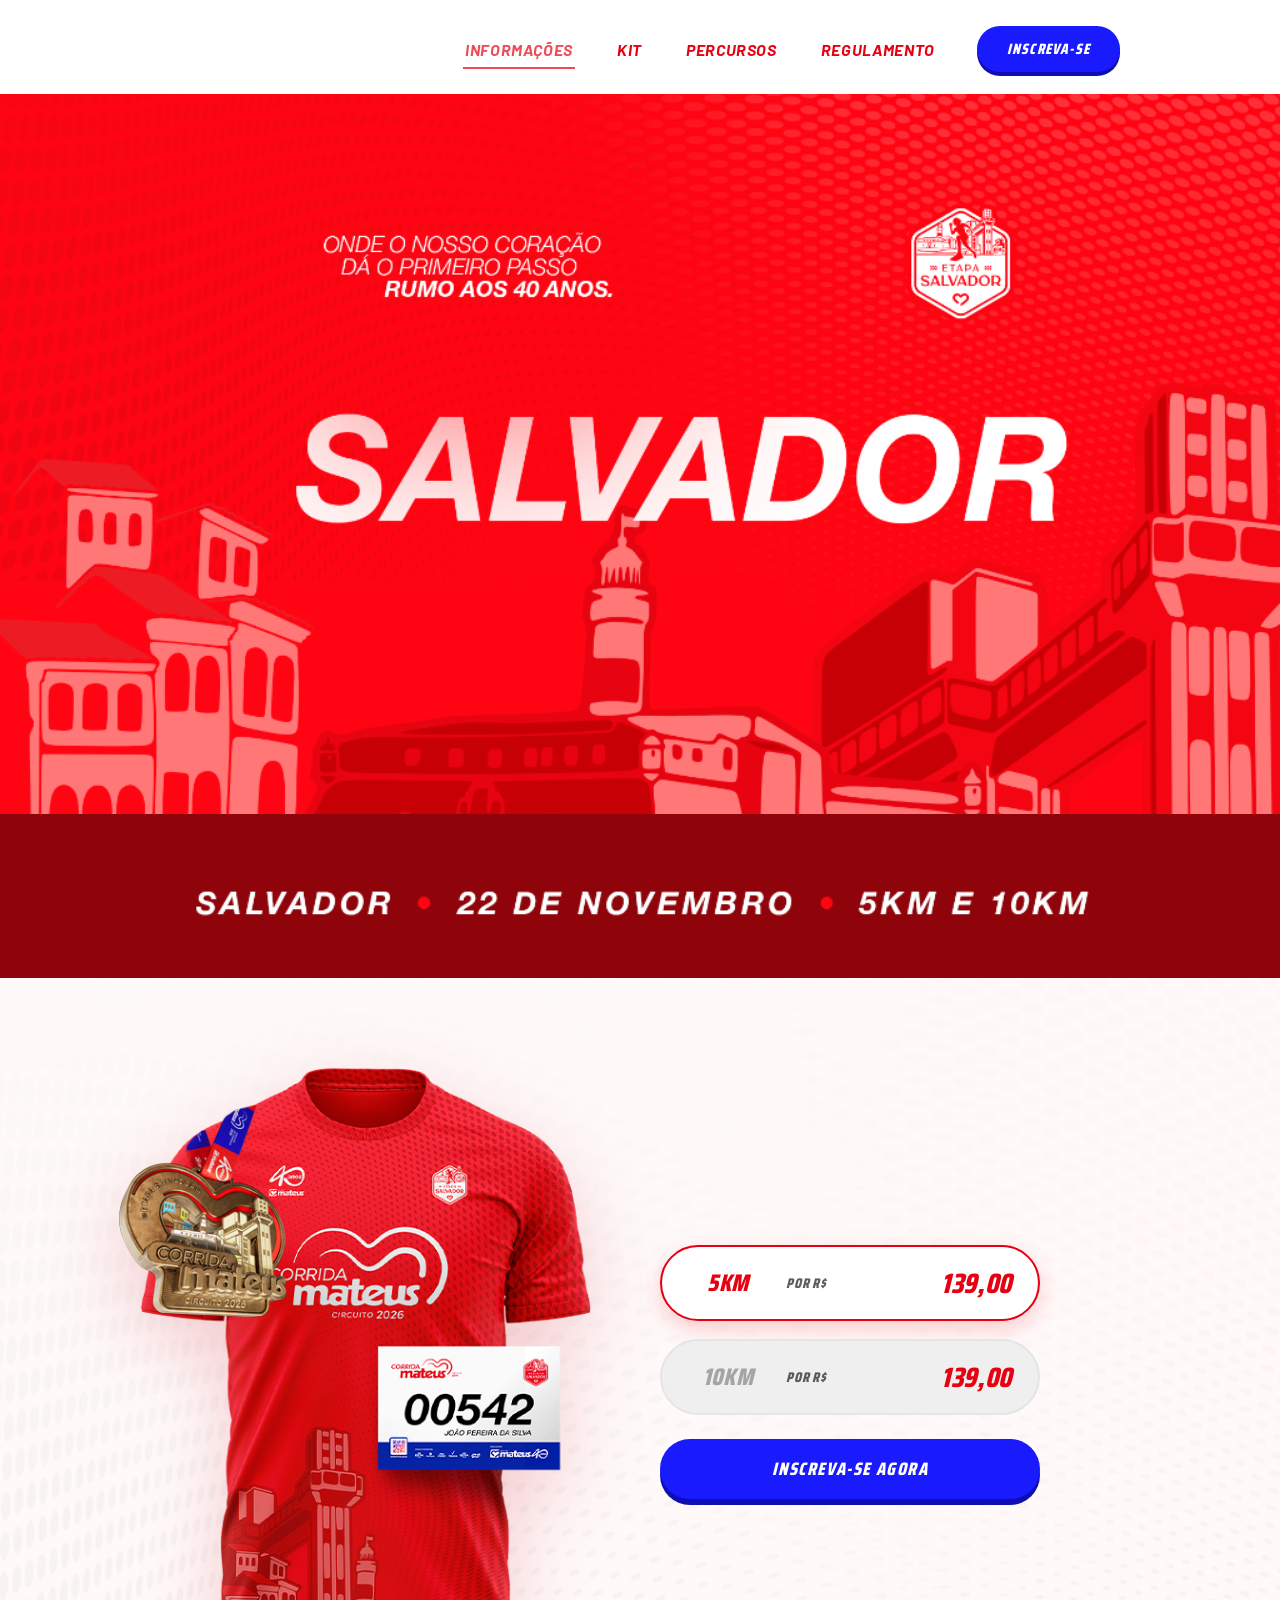
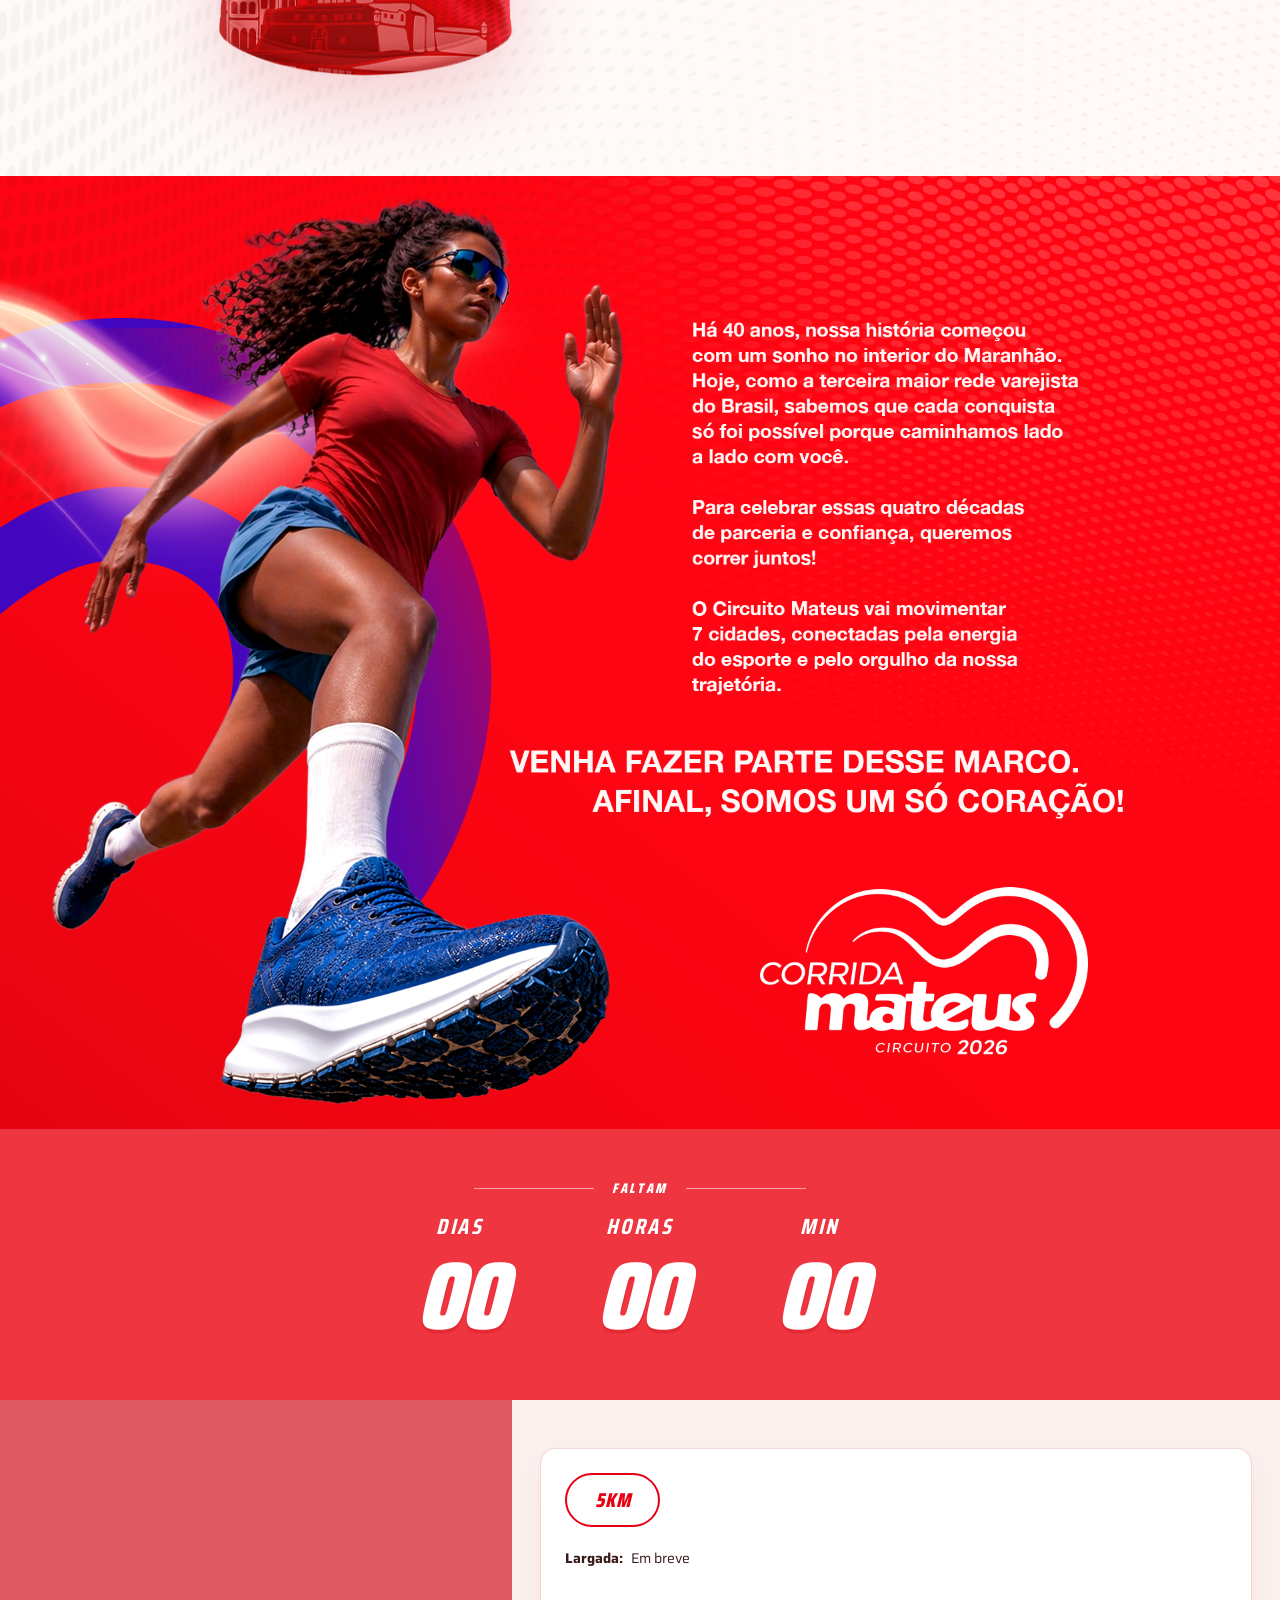
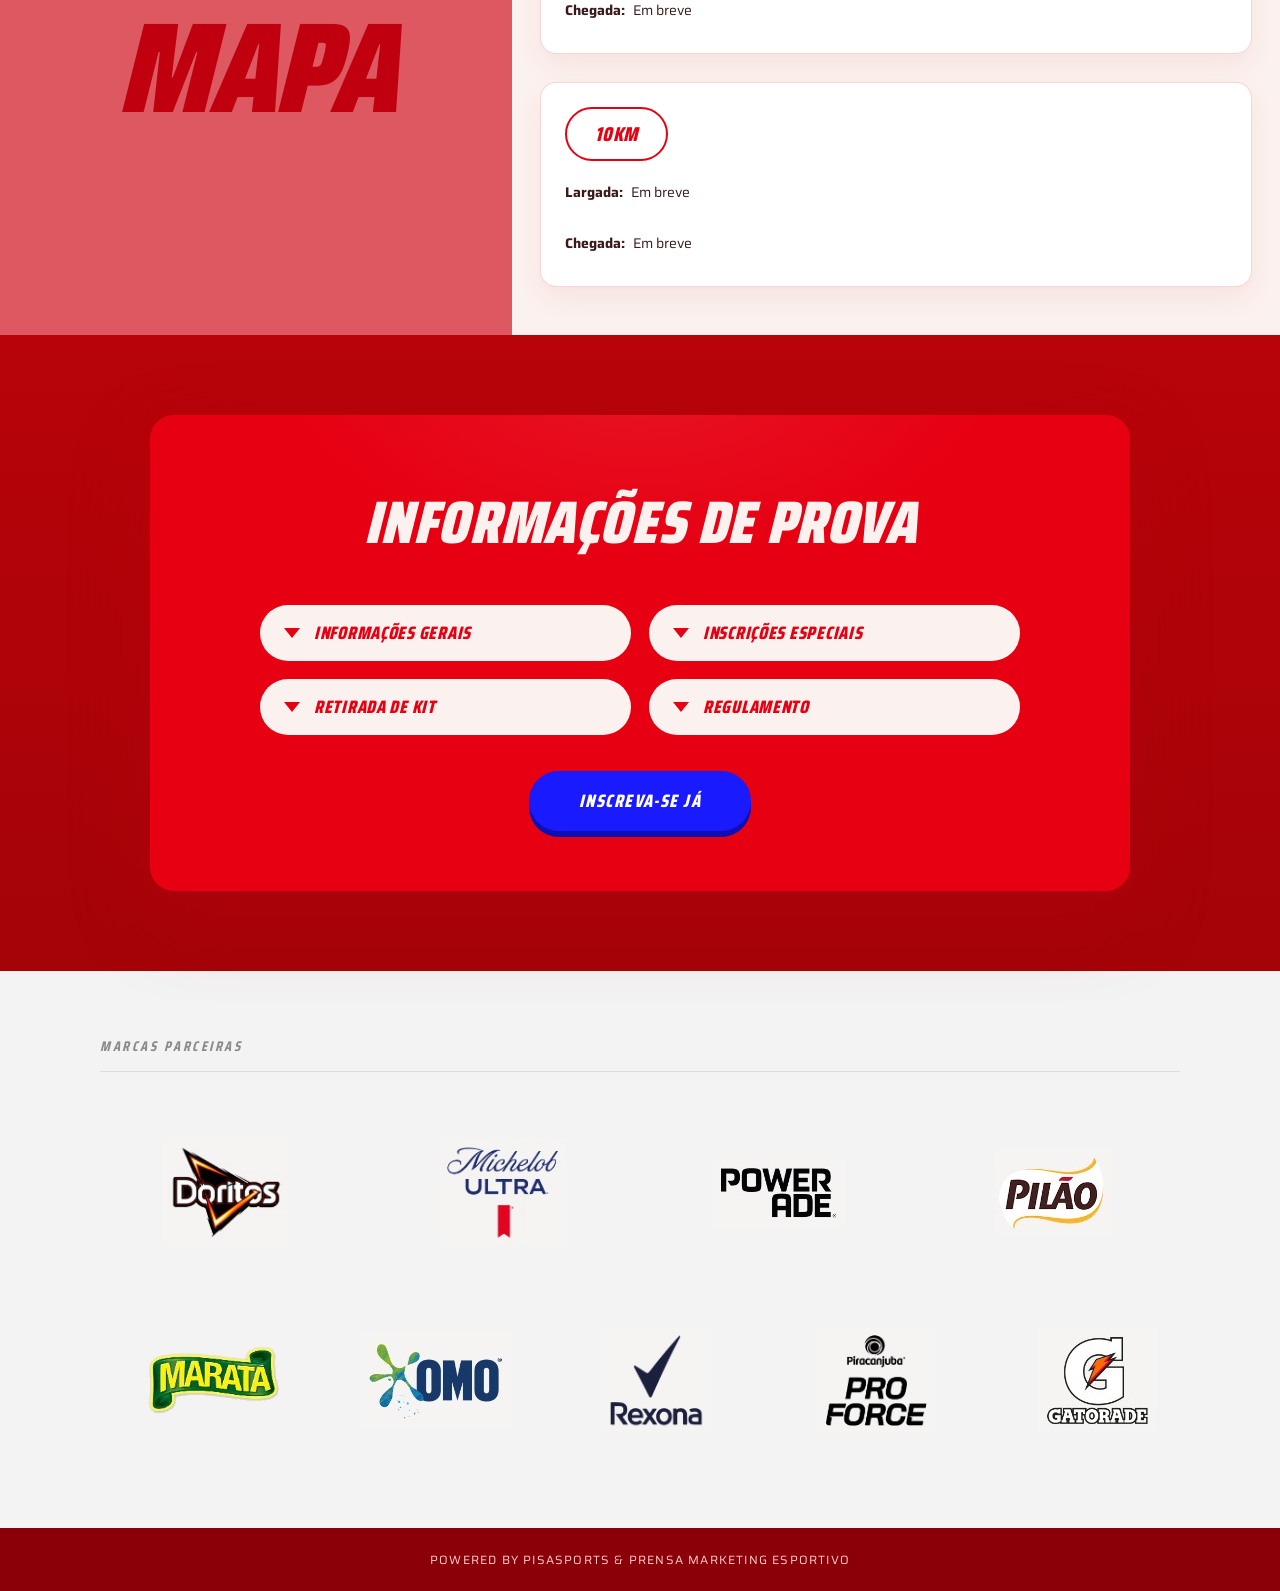
<file: salvador-landing.html>
<!doctype html>
<html lang="pt-BR">
  <head>
    <meta charset="UTF-8" />
    <meta name="viewport" content="width=device-width, initial-scale=1.0" />
    <title>Etapa Salvador — Corrida Mateus 2026</title>
    <!-- Facebook Pixel Code -->
    <script>
      !(function (f, b, e, v, n, t, s) {
        if (f.fbq) return;
        n = f.fbq = function () {
          n.callMethod
            ? n.callMethod.apply(n, arguments)
            : n.queue.push(arguments);
        };
        if (!f._fbq) f._fbq = n;
        n.push = n;
        n.loaded = !0;
        n.version = "2.0";
        n.queue = [];
        t = b.createElement(e);
        t.async = !0;
        t.src = v;
        s = b.getElementsByTagName(e)[0];
        s.parentNode.insertBefore(t, s);
      })(
        window,
        document,
        "script",
        "https://connect.facebook.net/en_US/fbevents.js",
      );
      fbq("init", "1776011206615736");
      fbq("track", "PageView");
    </script>
    <!-- End Facebook Pixel Code -->
    <script>
      // Preview-auth: when the iframe URL has a ?t=... token, relative asset URLs lose it
      // on resolution and 401. Reapply it to every asset URL we generate.
      (function () {
        var t = new URL(location.href).searchParams.get("t");
        if (!t) return;
        window.__withT = function (u) {
          try {
            var x = new URL(u, location.href);
            x.searchParams.set("t", t);
            return x.toString();
          } catch (e) {
            return u;
          }
        };
        // Rewrite <img src> and CSS url(...) at parse time via a MutationObserver.
        function fix(el) {
          if (
            el.tagName === "IMG" &&
            el.getAttribute("src") &&
            !el.src.includes("t=")
          ) {
            el.src = window.__withT(el.getAttribute("src"));
          }
          if (
            el.tagName === "LINK" &&
            el.rel === "stylesheet" &&
            el.getAttribute("href") &&
            !el.href.includes("t=")
          ) {
            el.href = window.__withT(el.getAttribute("href"));
          }
        }
        new MutationObserver(function (muts) {
          muts.forEach(function (m) {
            m.addedNodes.forEach(function (n) {
              if (n.nodeType !== 1) return;
              fix(n);
              n.querySelectorAll && n.querySelectorAll("img").forEach(fix);
            });
          });
        }).observe(document.documentElement, {
          childList: true,
          subtree: true,
        });
      })();
    </script>
    <link rel="preconnect" href="https://fonts.googleapis.com" />
    <link rel="preconnect" href="https://fonts.gstatic.com" crossorigin />
    <link
      href="https://fonts.googleapis.com/css2?family=Barlow:ital,wght@0,400;0,700;1,700&family=Saira+Condensed:ital,wght@0,400;0,500;0,600;0,700;0,800;0,900;1,700;1,800;1,900&family=Saira:ital,wght@0,400;0,500;0,600;0,700;1,700;1,800&display=swap"
      rel="stylesheet"
    />
    <link rel="icon" type="image/png" href="assets/favicon.png" />
    <link rel="apple-touch-icon" href="assets/apple-touch-icon.png" />
    <link rel="stylesheet" href="aracaju-landing.css" />
  </head>
  <body class="page-city">
    <noscript
      ><img
        height="1"
        width="1"
        style="display: none"
        src="https://www.facebook.com/tr?id=1776011206615736&amp;ev=PageView&amp;noscript=1"
        alt=""
    /></noscript>
    <!-- ============ NAV ============ -->
    <header class="topbar" data-screen-label="Nav">
      <nav class="nav" aria-label="Primária">
        <a href="#informacoes">INFORMAÇÕES</a>
        <a href="#kit">KIT</a>
        <a href="#percursos">PERCURSOS</a>
        <a href="#regulamento">REGULAMENTO</a>
        <a
          class="nav-cta"
          href="https://www.evenyx.com/corrida-mateus-circuito-40-anos-salvador"
          data-signup-trigger
          target="_blank"
          rel="noopener noreferrer"
          >Inscreva-se</a
        >
      </nav>
    </header>

    <!-- ============ HERO ============ -->
    <section class="hero" id="informacoes" data-screen-label="01 Hero Salvador">
      <img
        src="assets/assets-salvador/ABA 1_SALVADOR.png"
        alt="Salvador — Onde o nosso coração dá o primeiro passo. Rumo aos 40 anos."
      />
    </section>

    <!-- ============ DATE BAR ============ -->
    <section class="date-bar date-bar--image" data-screen-label="02 Date bar">
      <img
        src="assets/assets-salvador/ABA 2_DATA.png"
        alt="Salvador — 22 de Novembro — 5KM e 10KM"
      />
    </section>

    <!-- ============ KIT ============ -->
    <section class="section-kit" id="kit" data-screen-label="03 Kit & price">
      <div class="kit-row">
        <div class="kit-img">
          <img
            src="assets/assets-salvador/CAMISAS.png"
            alt="Kit do corredor: camisa, medalha e número de peito"
          />
        </div>
        <div class="kit-buttons">
          <button class="price-pill" data-distance="5">
            <span class="km">5KM</span>
            <span class="label">por R$</span>
            <span class="price">139,00</span>
          </button>
          <button class="price-pill" data-distance="10">
            <span class="km">10KM</span>
            <span class="label">por R$</span>
            <span class="price">139,00</span>
          </button>
          <a
            class="kit-cta"
            href="https://www.evenyx.com/corrida-mateus-circuito-40-anos-salvador"
            data-signup-trigger
            target="_blank"
            rel="noopener noreferrer"
            >Inscreva-se agora</a
          >
        </div>
      </div>
    </section>

    <!-- ============ STORY ============ -->
    <section class="section-story" data-screen-label="04 Story">
      <img
        src="assets-aracaju/corredora-banner-inteiro.png"
        alt="Corredora em destaque"
      />
    </section>

    <!-- ============ COUNTDOWN ============ -->
    <section class="countdown" data-screen-label="05 Countdown">
      <div class="countdown-label"><span>FALTAM</span></div>
      <div class="countdown-row">
        <div class="cd-unit">
          <div class="label">Dias</div>
          <div class="value" id="cd-days">00</div>
        </div>
        <div class="cd-unit">
          <div class="label">Horas</div>
          <div class="value" id="cd-hours">00</div>
        </div>
        <div class="cd-unit">
          <div class="label">Min</div>
          <div class="value" id="cd-mins">00</div>
        </div>
      </div>
    </section>

    <!-- ============ MAP ============ -->
    <section class="section-map" id="percursos" data-screen-label="06 Mapa">
      <div class="map-wrap">
        <div class="map-title display display-up">Mapa</div>
        <div class="map-panel">
          <div class="map-route">
            <span class="map-tab">5KM</span>
            <div class="row"><b>Largada:</b> Em breve</div>
            <div class="map-embed">
              <div
                class="strava-embed-placeholder"
                data-embed-type="route"
                data-embed-id="3553497614226088508"
                data-style="standard"
                data-from-embed="false"
                data-token="94DPmVskgK1_QZKcCP1qZalwU0bQEhIiG0GqSVIAgzs"
              ></div>
            </div>
            <div class="row"><b>Chegada:</b> Em breve</div>
          </div>
          <div class="map-route">
            <span class="map-tab">10KM</span>
            <div class="row"><b>Largada:</b> Em breve</div>
            <div class="map-embed">
              <div
                class="strava-embed-placeholder"
                data-embed-type="route"
                data-embed-id="3553498158207386606"
                data-style="standard"
                data-from-embed="false"
                data-token="xGon2-Ur_3KORGvdEfPgT1Bb9J1A1-nxCDMctjn8RtA"
              ></div>
            </div>
            <div class="row"><b>Chegada:</b> Em breve</div>
          </div>
        </div>
      </div>
    </section>

    <!-- ============ INFO PROVA ============ -->
    <section
      class="section-info"
      id="regulamento"
      data-screen-label="07 Informações de Prova"
    >
      <div class="info-card">
        <h2 class="info-title">Informações de Prova</h2>
        <div class="info-grid" id="info-grid">
          <div class="info-item-wrap">
            <button class="info-item" data-panel="p-gerais">
              <span class="chev"></span>
              <span>Informações Gerais</span>
            </button>
          </div>
          <div class="info-item-wrap">
            <button class="info-item" data-panel="p-especiais">
              <span class="chev"></span>
              <span>Inscrições Especiais</span>
            </button>
          </div>
          <div class="info-item-wrap">
            <button class="info-item" data-panel="p-kit">
              <span class="chev"></span>
              <span>Retirada de Kit</span>
            </button>
          </div>
          <div class="info-item-wrap">
            <a
              class="info-item"
              href="assets/docs/Regulamento Salvador 2026.pdf"
              download="Regulamento Salvador 2026.pdf"
            >
              <span class="chev"></span>
              <span>Regulamento</span>
            </a>
          </div>

          <!-- Panels -->
          <div class="info-panel" id="p-gerais">
            <h4>Informações Gerais</h4>
            <p><b>Data:</b> 22 de Novembro de 2026</p>
            <p><b>Local:</b> Salvador — Em breve</p>
            <p><b>Horário de largada:</b> 6h</p>
            <p><b>Modalidades:</b> Corrida individual 5km e 10km.</p>
          </div>
          <div class="info-panel" id="p-especiais">
            <h4>Inscrições Especiais</h4>
            <p>
              Idosos (60+) e PCD têm direito a desconto de 50% mediante
              apresentação de documento válido.
            </p>
            <p>
              Colaboradores Mateus possuem condição exclusiva (R$ 99,00) — selecione a opção
              Venda Colaborador no momento da inscrição.
            </p>
          </div>
          <div class="info-panel" id="p-kit">
            <h4>Retirada de Kit</h4>
            <p>Em breve</p>
          </div>
        </div>
        <a
          class="info-cta"
          href="https://www.evenyx.com/corrida-mateus-circuito-40-anos-salvador"
          data-signup-trigger
          target="_blank"
          rel="noopener noreferrer"
          >Inscreva-se já</a
        >
      </div>
    </section>

    <section class="section-partners" data-screen-label="08 Parceiros">
      <div class="partners-wrap">
        <div class="partners-title">Marcas Parceiras</div>
        <div class="partners-grid">
          <div class="partner-logo">
            <img src="assets/parceiros/doritos.png" alt="Doritos" />
          </div>
          <div class="partner-logo">
            <img src="assets/parceiros/michelob.png" alt="Michelob Ultra" />
          </div>
          <div class="partner-logo">
            <img src="assets/parceiros/powerade.png" alt="Powerade" />
          </div>
          <div class="partner-logo">
            <img src="assets/parceiros/pilao.png" alt="Pilão" />
          </div>
          <div class="partner-logo">
            <img src="assets/parceiros/marata.png" alt="Maratá" />
          </div>
          <div class="partner-logo">
            <img src="assets/parceiros/omo.png" alt="Omo" />
          </div>
          <div class="partner-logo">
            <img src="assets/parceiros/rexona.png" alt="Rexona" />
          </div>
          <div class="partner-logo">
            <img
              src="assets/parceiros/piracanjuba-pro-force.png"
              alt="Piracanjuba Pro Force"
            />
          </div>
          <div class="partner-logo">
            <img src="assets/parceiros/gatorade.png" alt="Gatorade" />
          </div>
        </div>
      </div>
    </section>

    <!-- ============ FOOTER ============ -->
    <footer class="footer" data-screen-label="09 Footer">
      Powered by PisaSports &amp; Prensa Marketing Esportivo
    </footer>

    <div class="toast" id="toast">Inscrição aberta — redirecionando…</div>

    <div class="signup-modal" id="signup-modal" hidden>
      <div class="signup-modal__backdrop" data-signup-close></div>
      <div
        class="signup-modal__card"
        role="dialog"
        aria-modal="true"
        aria-labelledby="signup-modal-title"
      >
        <button
          class="signup-modal__close"
          type="button"
          aria-label="Fechar"
          data-signup-close
        >
          ×
        </button>
        <h3 id="signup-modal-title">Escolha sua inscrição</h3>
        <p>Selecione a modalidade de venda para continuar.</p>
        <div class="signup-modal__actions">
          <a
            href="https://www.evenyx.com/corrida-mateus-circuito-40-anos-salvador"
            target="_blank"
            rel="noopener noreferrer"
            >Venda Geral</a
          >
          <a
            href="https://www.evenyx.com/corrida-mateus-circuito-40-anos-salvador-colaborador"
            target="_blank"
            rel="noopener noreferrer"
            >Venda Colaborador</a
          >
        </div>
      </div>
    </div>

    <script src="https://strava-embeds.com/embed.js"></script>
    <script>
      // ---------- Fix CSS background-image URLs with token ----------
      if (window.__withT) {
        document.documentElement.style.setProperty(
          "--bg-dots-url",
          "url(" + window.__withT("assets-aracaju/bg-dots.png") + ")",
        );
        document.documentElement.style.setProperty(
          "--corredora-url",
          "url(" + window.__withT("assets-aracaju/corredora.png") + ")",
        );
      }

      // ---------- Countdown ----------
      // Race: 22 Nov 2026, 06:00 BRT (UTC-3)
      const target = new Date("2026-11-22T06:00:00-03:00").getTime();
      const pad = (n) => String(Math.max(0, n)).padStart(2, "0");
      function tick() {
        const now = Date.now();
        let diff = Math.max(0, target - now);
        const days = Math.floor(diff / (1000 * 60 * 60 * 24));
        diff -= days * 1000 * 60 * 60 * 24;
        const hours = Math.floor(diff / (1000 * 60 * 60));
        diff -= hours * 1000 * 60 * 60;
        const mins = Math.floor(diff / (1000 * 60));
        document.getElementById("cd-days").textContent = pad(days);
        document.getElementById("cd-hours").textContent = pad(hours);
        document.getElementById("cd-mins").textContent = pad(mins);
      }
      tick();
      setInterval(tick, 1000 * 30);

      // ---------- Price pill selection ----------
      const pills = document.querySelectorAll(".price-pill");
      pills.forEach((p) =>
        p.addEventListener("click", () => {
          pills.forEach((x) => x.classList.remove("selected"));
          p.classList.add("selected");
        }),
      );
      // default selection
      pills[0]?.classList.add("selected");

      // ---------- Accordion (single open at a time) ----------
      const items = document.querySelectorAll(".info-item");
      const panels = document.querySelectorAll(".info-panel");
      items.forEach((btn) => {
        btn.addEventListener("click", () => {
          const id = btn.dataset.panel;
          if (!id) return;
          const panel = document.getElementById(id);
          const open = btn.classList.contains("open");
          items.forEach((b) => b.classList.remove("open"));
          panels.forEach((p) => p.classList.remove("open"));
          if (!open) {
            btn.classList.add("open");
            panel.classList.add("open");
            // place panel directly after its row visually by reordering
            panel.style.order = "99";
          }
        });
      });

      // ---------- CTAs toast ----------
      const toast = document.getElementById("toast");
      let toastTimer;
      document.querySelectorAll("[data-cta]").forEach((b) => {
        b.addEventListener("click", () => {
          toast.classList.add("show");
          clearTimeout(toastTimer);
          toastTimer = setTimeout(() => toast.classList.remove("show"), 1800);
        });
      });

      const signupModal = document.getElementById("signup-modal");
      function openSignupModal() {
        signupModal.hidden = false;
        document.body.classList.add("modal-open");
      }
      function closeSignupModal() {
        signupModal.hidden = true;
        document.body.classList.remove("modal-open");
      }
      document.querySelectorAll("[data-signup-trigger]").forEach((trigger) => {
        trigger.addEventListener("click", (event) => {
          event.preventDefault();
          openSignupModal();
        });
      });
      document.querySelectorAll("[data-signup-close]").forEach((trigger) => {
        trigger.addEventListener("click", closeSignupModal);
      });
      document.addEventListener("keydown", (event) => {
        if (event.key === "Escape" && !signupModal.hidden) {
          closeSignupModal();
        }
      });

      // ---------- Active nav link on scroll ----------
      const navLinks = document.querySelectorAll(".nav a");
      const sections = ["informacoes", "kit", "percursos", "regulamento"].map(
        (id) => document.getElementById(id),
      );
      function syncNav() {
        const y = window.scrollY + 120;
        let activeId = sections[0]?.id;
        for (const s of sections) {
          if (s && s.offsetTop <= y) activeId = s.id;
        }
        navLinks.forEach((a) => {
          a.classList.toggle(
            "active",
            a.getAttribute("href") === "#" + activeId,
          );
        });
      }
      window.addEventListener("scroll", syncNav, { passive: true });
      syncNav();

      // smooth anchor scroll
      navLinks.forEach((a) =>
        a.addEventListener("click", (e) => {
          const href = a.getAttribute("href");
          if (href && href.startsWith("#")) {
            e.preventDefault();
            const el = document.querySelector(href);
            if (el) {
              window.scrollTo({ top: el.offsetTop - 60, behavior: "smooth" });
            }
          }
        }),
      );
    </script>
  </body>
</html>
</file>
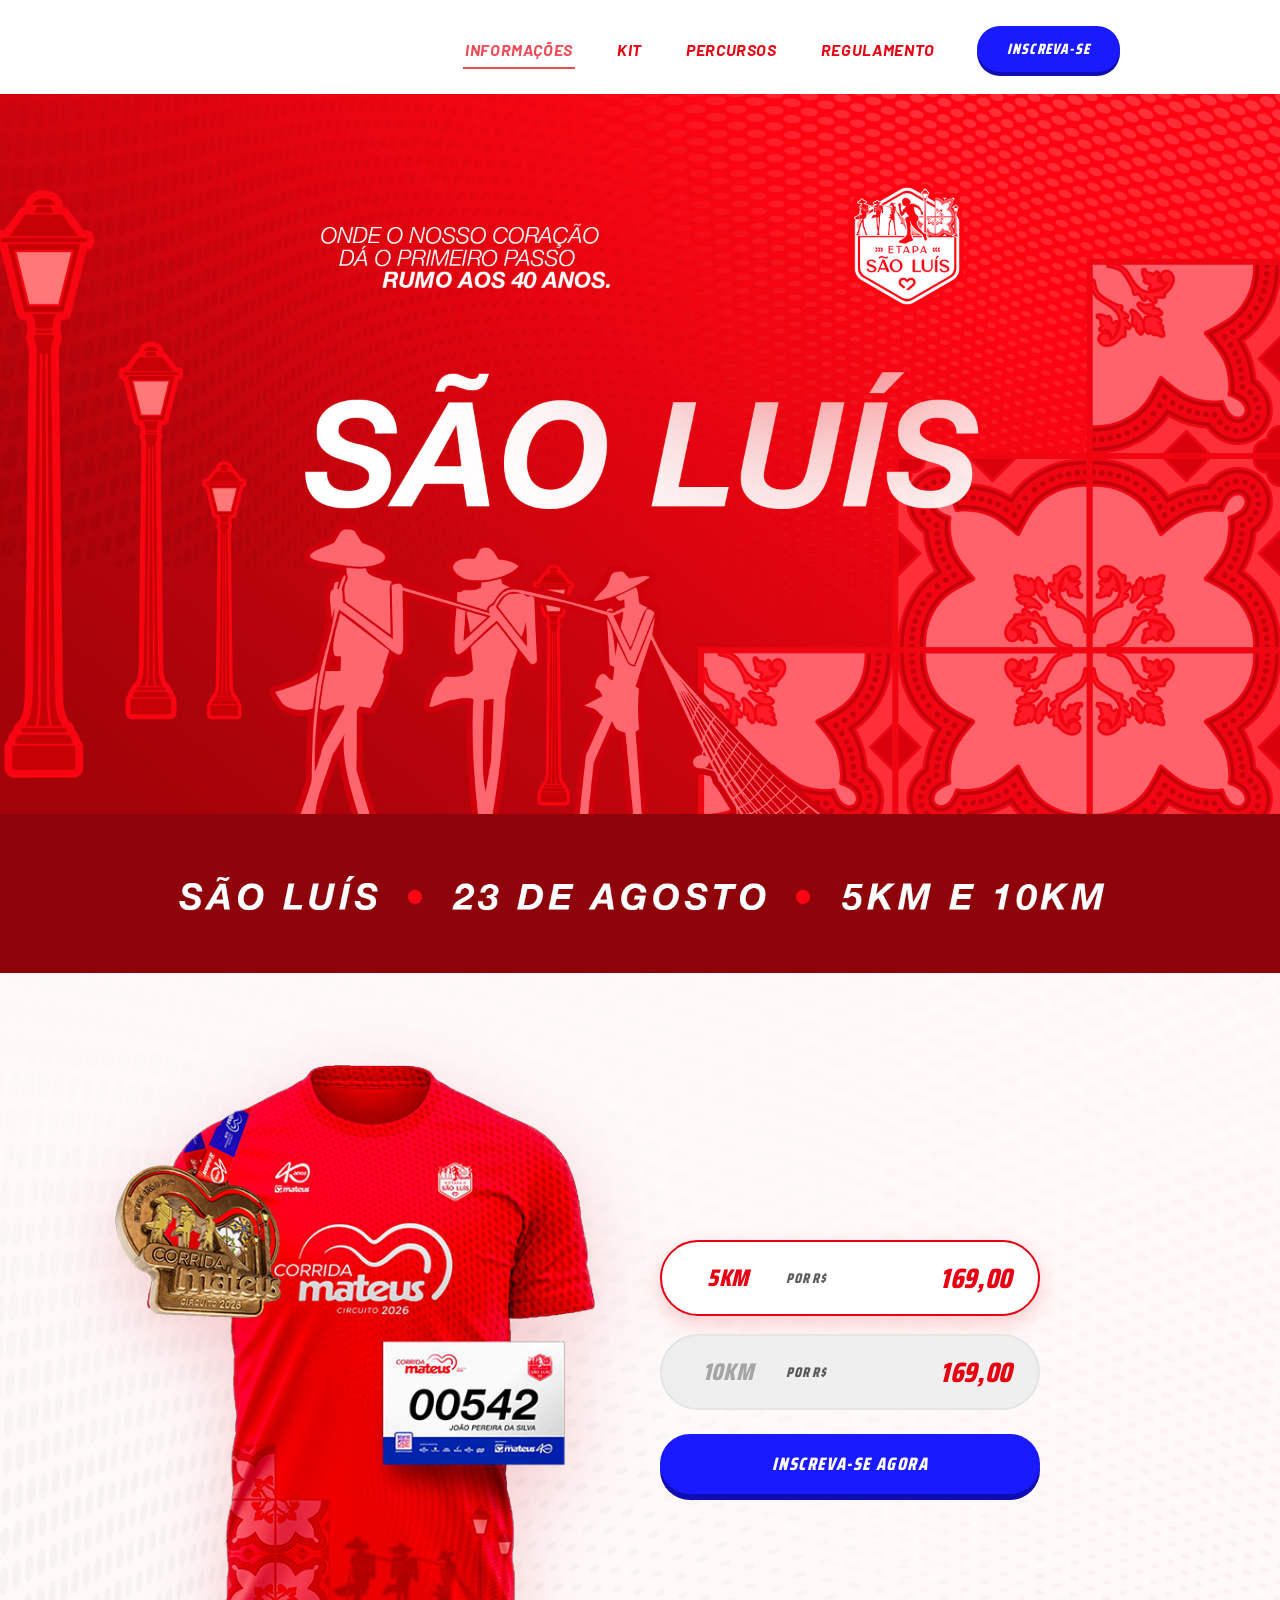
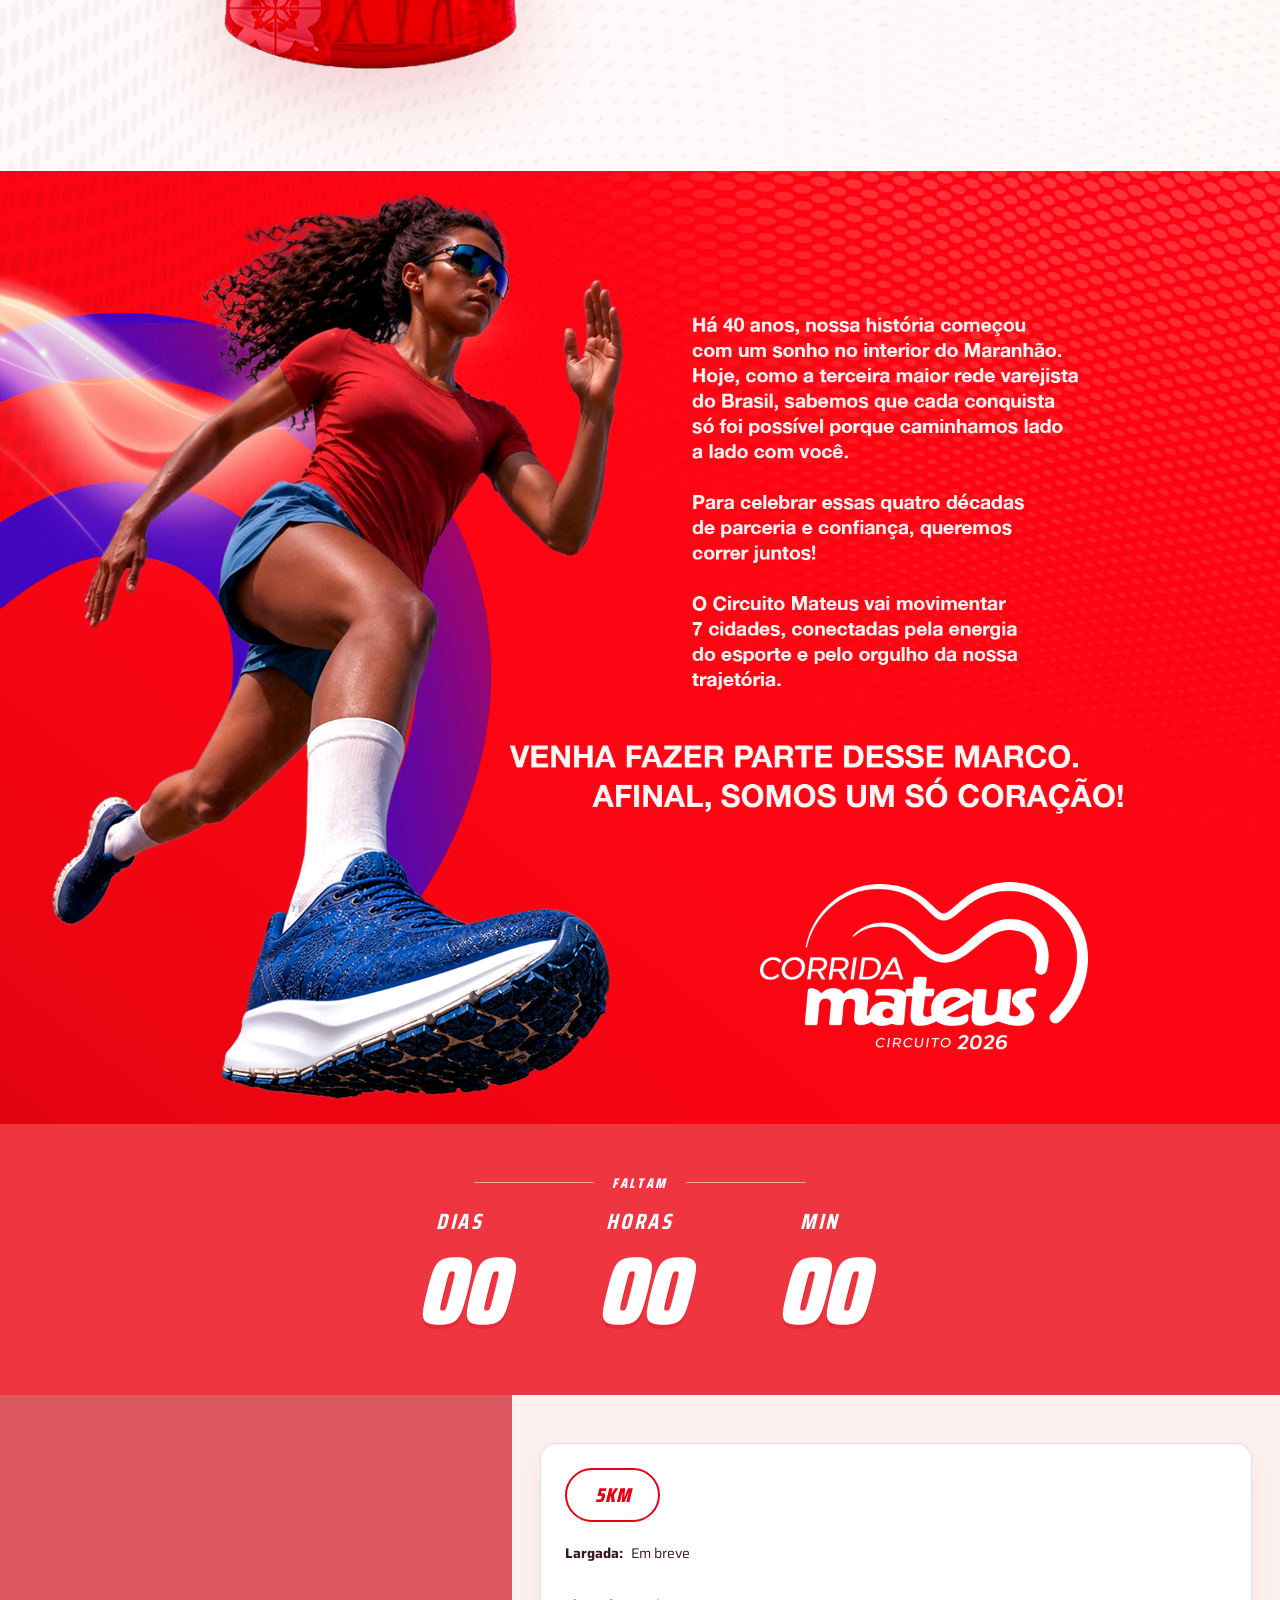
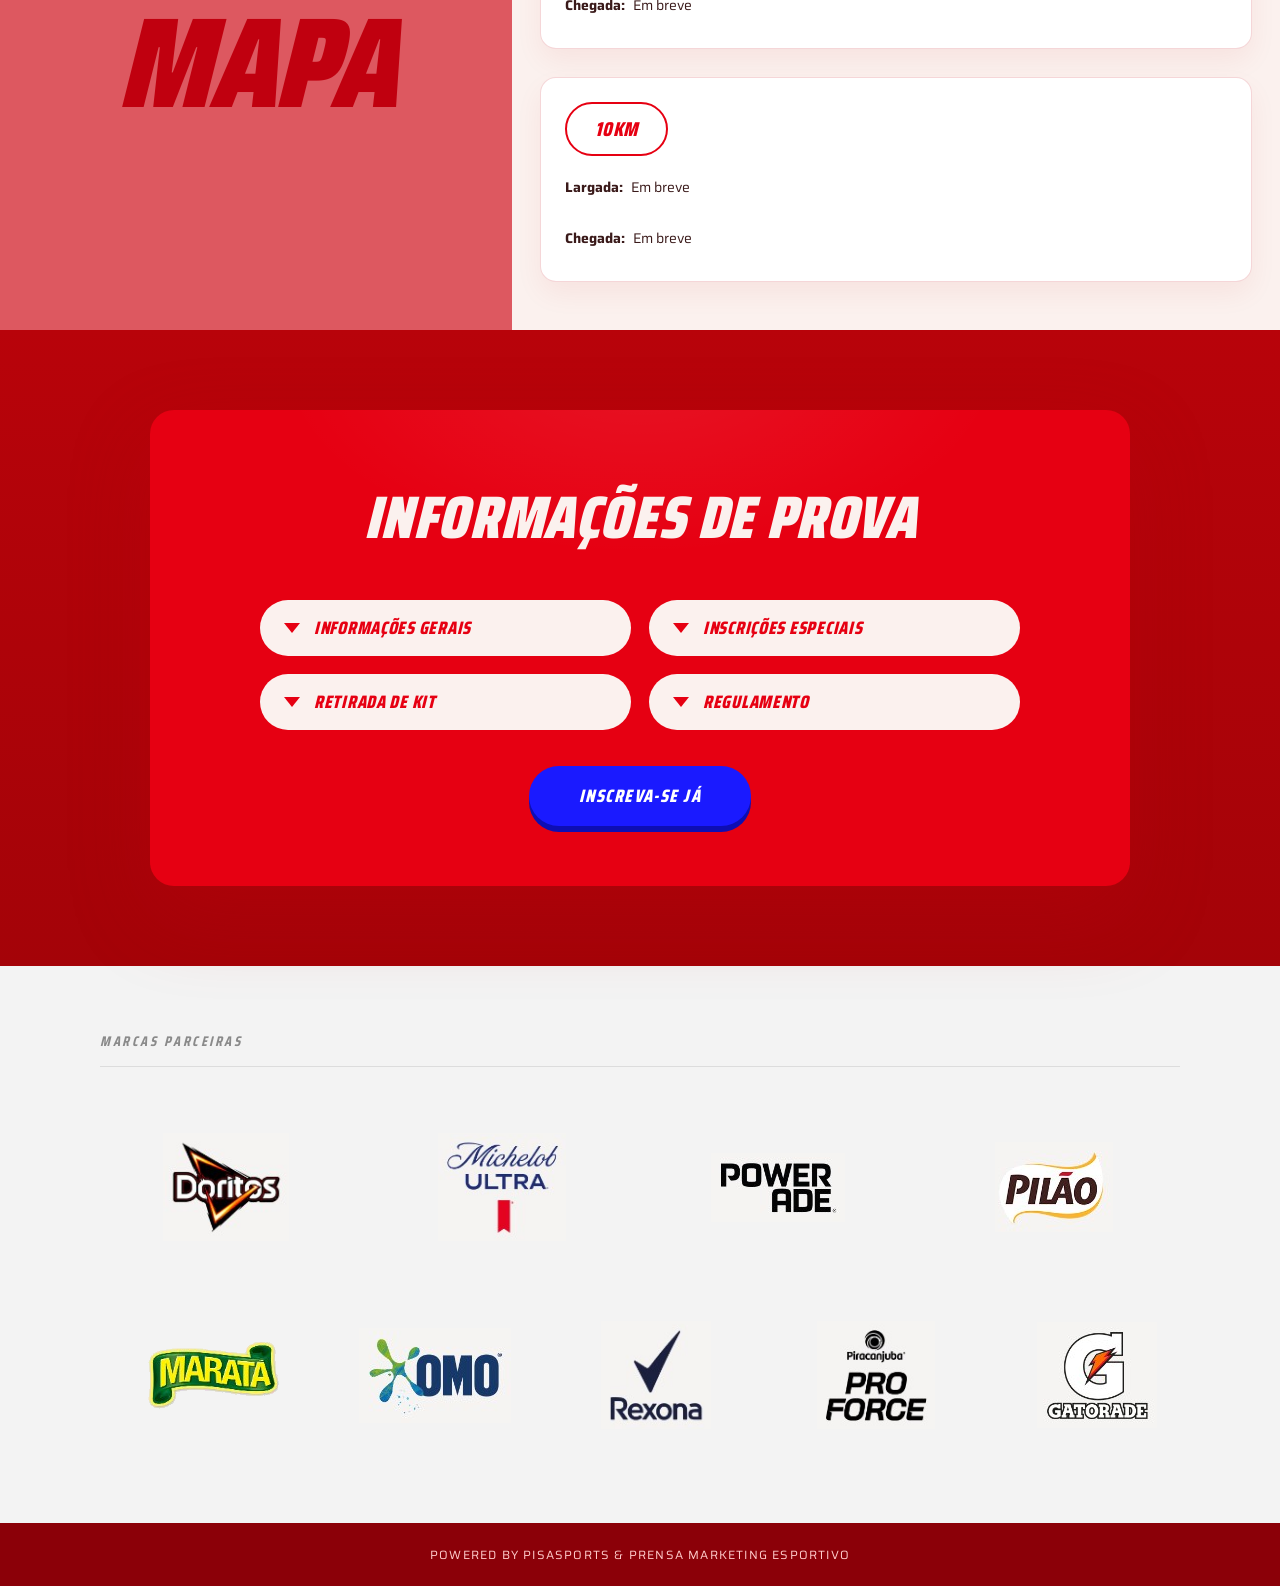
<file: sao-luis-landing.html>
<!doctype html>
<html lang="pt-BR">
  <head>
    <meta charset="UTF-8" />
    <meta name="viewport" content="width=device-width, initial-scale=1.0" />
    <title>Etapa São Luís — Corrida Mateus 2026</title>
    <!-- Facebook Pixel Code -->
    <script>
      !(function (f, b, e, v, n, t, s) {
        if (f.fbq) return;
        n = f.fbq = function () {
          n.callMethod
            ? n.callMethod.apply(n, arguments)
            : n.queue.push(arguments);
        };
        if (!f._fbq) f._fbq = n;
        n.push = n;
        n.loaded = !0;
        n.version = "2.0";
        n.queue = [];
        t = b.createElement(e);
        t.async = !0;
        t.src = v;
        s = b.getElementsByTagName(e)[0];
        s.parentNode.insertBefore(t, s);
      })(
        window,
        document,
        "script",
        "https://connect.facebook.net/en_US/fbevents.js",
      );
      fbq("init", "1776011206615736");
      fbq("track", "PageView");
    </script>
    <!-- End Facebook Pixel Code -->
    <script>
      // Preview-auth: when the iframe URL has a ?t=... token, relative asset URLs lose it
      // on resolution and 401. Reapply it to every asset URL we generate.
      (function () {
        var t = new URL(location.href).searchParams.get("t");
        if (!t) return;
        window.__withT = function (u) {
          try {
            var x = new URL(u, location.href);
            x.searchParams.set("t", t);
            return x.toString();
          } catch (e) {
            return u;
          }
        };
        // Rewrite <img src> and CSS url(...) at parse time via a MutationObserver.
        function fix(el) {
          if (
            el.tagName === "IMG" &&
            el.getAttribute("src") &&
            !el.src.includes("t=")
          ) {
            el.src = window.__withT(el.getAttribute("src"));
          }
          if (
            el.tagName === "LINK" &&
            el.rel === "stylesheet" &&
            el.getAttribute("href") &&
            !el.href.includes("t=")
          ) {
            el.href = window.__withT(el.getAttribute("href"));
          }
        }
        new MutationObserver(function (muts) {
          muts.forEach(function (m) {
            m.addedNodes.forEach(function (n) {
              if (n.nodeType !== 1) return;
              fix(n);
              n.querySelectorAll && n.querySelectorAll("img").forEach(fix);
            });
          });
        }).observe(document.documentElement, {
          childList: true,
          subtree: true,
        });
      })();
    </script>
    <link rel="preconnect" href="https://fonts.googleapis.com" />
    <link rel="preconnect" href="https://fonts.gstatic.com" crossorigin />
    <link
      href="https://fonts.googleapis.com/css2?family=Barlow:ital,wght@0,400;0,700;1,700&family=Saira+Condensed:ital,wght@0,400;0,500;0,600;0,700;0,800;0,900;1,700;1,800;1,900&family=Saira:ital,wght@0,400;0,500;0,600;0,700;1,700;1,800&display=swap"
      rel="stylesheet"
    />
    <link rel="icon" type="image/png" href="assets/favicon.png" />
    <link rel="apple-touch-icon" href="assets/apple-touch-icon.png" />
    <link rel="stylesheet" href="aracaju-landing.css" />
  </head>
  <body class="page-city page-sao-luis">
    <noscript
      ><img
        height="1"
        width="1"
        style="display: none"
        src="https://www.facebook.com/tr?id=1776011206615736&amp;ev=PageView&amp;noscript=1"
        alt=""
    /></noscript>
    <!-- ============ NAV ============ -->
    <header class="topbar" data-screen-label="Nav">
      <nav class="nav" aria-label="Primária">
        <a href="#informacoes">INFORMAÇÕES</a>
        <a href="#kit">KIT</a>
        <a href="#percursos">PERCURSOS</a>
        <a href="#regulamento">REGULAMENTO</a>
        <a
          class="nav-cta"
          href="https://www.evenyx.com/corrida-mateus-circuito-40-anos-sao-luis"
          data-signup-trigger
          target="_blank"
          rel="noopener noreferrer"
          >Inscreva-se</a
        >
      </nav>
    </header>

    <!-- ============ HERO ============ -->
    <section class="hero" id="informacoes" data-screen-label="01 Hero São Luís">
      <img
        src="assets/assets-sao-luis/ABA 1_SL.png"
        alt="São Luís — Onde o nosso coração dá o primeiro passo. Rumo aos 40 anos."
      />
    </section>

    <!-- ============ DATE BAR ============ -->
    <section class="date-bar date-bar--image" data-screen-label="02 Date bar">
      <img
        src="assets/assets-sao-luis/ABA 2_DATA SL.png"
        alt="São Luís — 23 de Agosto — 5KM e 10KM"
      />
    </section>

    <!-- ============ KIT ============ -->
    <section class="section-kit" id="kit" data-screen-label="03 Kit & price">
      <div class="kit-row">
        <div class="kit-img">
          <img
            src="assets/assets-sao-luis/CAMISAS.png"
            alt="Kit do corredor: camisa, medalha e número de peito"
          />
        </div>
        <div class="kit-buttons">
          <button class="price-pill" data-distance="5">
            <span class="km">5KM</span>
            <span class="label">por R$</span>
            <span class="price">169,00</span>
          </button>
          <button class="price-pill" data-distance="10">
            <span class="km">10KM</span>
            <span class="label">por R$</span>
            <span class="price">169,00</span>
          </button>
          <a
            class="kit-cta"
            href="https://www.evenyx.com/corrida-mateus-circuito-40-anos-sao-luis"
            data-signup-trigger
            target="_blank"
            rel="noopener noreferrer"
            >Inscreva-se agora</a
          >
        </div>
      </div>
    </section>

    <!-- ============ STORY ============ -->
    <section class="section-story" data-screen-label="04 Story">
      <img
        src="assets-aracaju/corredora-banner-inteiro.png"
        alt="Corredora em destaque"
      />
    </section>

    <!-- ============ COUNTDOWN ============ -->
    <section class="countdown" data-screen-label="05 Countdown">
      <div class="countdown-label"><span>FALTAM</span></div>
      <div class="countdown-row">
        <div class="cd-unit">
          <div class="label">Dias</div>
          <div class="value" id="cd-days">00</div>
        </div>
        <div class="cd-unit">
          <div class="label">Horas</div>
          <div class="value" id="cd-hours">00</div>
        </div>
        <div class="cd-unit">
          <div class="label">Min</div>
          <div class="value" id="cd-mins">00</div>
        </div>
      </div>
    </section>

    <!-- ============ MAP ============ -->
    <section class="section-map" id="percursos" data-screen-label="06 Mapa">
      <div class="map-wrap">
        <div class="map-title display display-up">Mapa</div>
        <div class="map-panel">
          <div class="map-route">
            <span class="map-tab">5KM</span>
            <div class="row"><b>Largada:</b> Em breve</div>
            <div class="map-embed">
              <div
                class="strava-embed-placeholder"
                data-embed-type="route"
                data-embed-id="3524548650289966346"
                data-style="standard"
                data-from-embed="false"
                data-token="MoZL-NpHyg2sy1Lv38GpDUaoFiPca5TwCALnmqgE3Y8"
              ></div>
            </div>
            <div class="row"><b>Chegada:</b> Em breve</div>
          </div>
          <div class="map-route">
            <span class="map-tab">10KM</span>
            <div class="row"><b>Largada:</b> Em breve</div>
            <div class="map-embed">
              <div
                class="strava-embed-placeholder"
                data-embed-type="route"
                data-embed-id="3524548650291270922"
                data-style="standard"
                data-from-embed="false"
                data-token="GG67Ux2dpLka3Ts6ybrTLeryiyGbXBibS4Z2lvDECYU"
              ></div>
            </div>
            <div class="row"><b>Chegada:</b> Em breve</div>
          </div>
        </div>
      </div>
    </section>

    <!-- ============ INFO PROVA ============ -->
    <section
      class="section-info"
      id="regulamento"
      data-screen-label="07 Informações de Prova"
    >
      <div class="info-card">
        <h2 class="info-title">Informações de Prova</h2>
        <div class="info-grid" id="info-grid">
          <div class="info-item-wrap">
            <button class="info-item" data-panel="p-gerais">
              <span class="chev"></span>
              <span>Informações Gerais</span>
            </button>
          </div>
          <div class="info-item-wrap">
            <button class="info-item" data-panel="p-especiais">
              <span class="chev"></span>
              <span>Inscrições Especiais</span>
            </button>
          </div>
          <div class="info-item-wrap">
            <button class="info-item" data-panel="p-kit">
              <span class="chev"></span>
              <span>Retirada de Kit</span>
            </button>
          </div>
          <div class="info-item-wrap">
            <a
              class="info-item"
              href="assets/docs/regulamento-sao-luis-2026.pdf"
              download
            >
              <span class="chev"></span>
              <span>Regulamento</span>
            </a>
          </div>

          <!-- Panels -->
          <div class="info-panel" id="p-gerais">
            <h4>Informações Gerais</h4>
            <p><b>Data:</b> 23 de Agosto de 2026</p>
            <p><b>Local:</b> São Luís — Em breve</p>
            <p><b>Horário de largada:</b> 6h</p>
            <p><b>Modalidades:</b> Corrida individual 5km e 10km.</p>
          </div>
          <div class="info-panel" id="p-especiais">
            <h4>Inscrições Especiais</h4>
            <p>
              Idosos (60+) e PCD têm direito a desconto de 50% mediante
              apresentação de documento válido.
            </p>
            <p>
              Colaboradores Mateus possuem condição exclusiva — utilize o cupom
              no momento da inscrição.
            </p>
          </div>
          <div class="info-panel" id="p-kit">
            <h4>Retirada de Kit</h4>
            <p>Em breve</p>
          </div>
        </div>
        <a
          class="info-cta"
          href="https://www.evenyx.com/corrida-mateus-circuito-40-anos-sao-luis"
          data-signup-trigger
          target="_blank"
          rel="noopener noreferrer"
          >Inscreva-se já</a
        >
      </div>
    </section>

    <section class="section-partners" data-screen-label="08 Parceiros">
      <div class="partners-wrap">
        <div class="partners-title">Marcas Parceiras</div>
        <div class="partners-grid">
          <div class="partner-logo">
            <img src="assets/parceiros/doritos.png" alt="Doritos" />
          </div>
          <div class="partner-logo">
            <img src="assets/parceiros/michelob.png" alt="Michelob Ultra" />
          </div>
          <div class="partner-logo">
            <img src="assets/parceiros/powerade.png" alt="Powerade" />
          </div>
          <div class="partner-logo">
            <img src="assets/parceiros/pilao.png" alt="Pilão" />
          </div>
          <div class="partner-logo">
            <img src="assets/parceiros/marata.png" alt="Maratá" />
          </div>
          <div class="partner-logo">
            <img src="assets/parceiros/omo.png" alt="Omo" />
          </div>
          <div class="partner-logo">
            <img src="assets/parceiros/rexona.png" alt="Rexona" />
          </div>
          <div class="partner-logo">
            <img
              src="assets/parceiros/piracanjuba-pro-force.png"
              alt="Piracanjuba Pro Force"
            />
          </div>
          <div class="partner-logo">
            <img src="assets/parceiros/gatorade.png" alt="Gatorade" />
          </div>
        </div>
      </div>
    </section>

    <!-- ============ FOOTER ============ -->
    <footer class="footer" data-screen-label="09 Footer">
      Powered by PisaSports &amp; Prensa Marketing Esportivo
    </footer>

    <div class="toast" id="toast">Inscrição aberta — redirecionando…</div>

    <div class="signup-modal" id="signup-modal" hidden>
      <div class="signup-modal__backdrop" data-signup-close></div>
      <div
        class="signup-modal__card"
        role="dialog"
        aria-modal="true"
        aria-labelledby="signup-modal-title"
      >
        <button
          class="signup-modal__close"
          type="button"
          aria-label="Fechar"
          data-signup-close
        >
          ×
        </button>
        <h3 id="signup-modal-title">Escolha sua inscrição</h3>
        <p>Selecione a modalidade de venda para continuar.</p>
        <div class="signup-modal__actions">
          <a
            href="https://www.evenyx.com/corrida-mateus-circuito-40-anos-sao-luis"
            target="_blank"
            rel="noopener noreferrer"
            >Venda Geral</a
          >
          <a
            href="https://www.evenyx.com/corrida-mateus-circuito-40-anos-sao-luis-colaborador"
            target="_blank"
            rel="noopener noreferrer"
            >Venda Colaborador</a
          >
        </div>
      </div>
    </div>

    <script src="https://strava-embeds.com/embed.js"></script>
    <script>
      // ---------- Fix CSS background-image URLs with token ----------
      if (window.__withT) {
        document.documentElement.style.setProperty(
          "--bg-dots-url",
          "url(" + window.__withT("assets-aracaju/bg-dots.png") + ")",
        );
        document.documentElement.style.setProperty(
          "--corredora-url",
          "url(" + window.__withT("assets-aracaju/corredora.png") + ")",
        );
      }

      // ---------- Countdown ----------
      // Race: 23 Aug 2026, 06:00 BRT (UTC-3)
      const target = new Date("2026-08-23T06:00:00-03:00").getTime();
      const pad = (n) => String(Math.max(0, n)).padStart(2, "0");
      function tick() {
        const now = Date.now();
        let diff = Math.max(0, target - now);
        const days = Math.floor(diff / (1000 * 60 * 60 * 24));
        diff -= days * 1000 * 60 * 60 * 24;
        const hours = Math.floor(diff / (1000 * 60 * 60));
        diff -= hours * 1000 * 60 * 60;
        const mins = Math.floor(diff / (1000 * 60));
        document.getElementById("cd-days").textContent = pad(days);
        document.getElementById("cd-hours").textContent = pad(hours);
        document.getElementById("cd-mins").textContent = pad(mins);
      }
      tick();
      setInterval(tick, 1000 * 30);

      // ---------- Price pill selection ----------
      const pills = document.querySelectorAll(".price-pill");
      pills.forEach((p) =>
        p.addEventListener("click", () => {
          pills.forEach((x) => x.classList.remove("selected"));
          p.classList.add("selected");
        }),
      );
      // default selection
      pills[0]?.classList.add("selected");

      // ---------- Accordion (single open at a time) ----------
      const items = document.querySelectorAll(".info-item");
      const panels = document.querySelectorAll(".info-panel");
      items.forEach((btn) => {
        btn.addEventListener("click", () => {
          const id = btn.dataset.panel;
          const panel = document.getElementById(id);
          const open = btn.classList.contains("open");
          items.forEach((b) => b.classList.remove("open"));
          panels.forEach((p) => p.classList.remove("open"));
          if (!open) {
            btn.classList.add("open");
            panel.classList.add("open");
            // place panel directly after its row visually by reordering
            panel.style.order = "99";
          }
        });
      });

      // ---------- CTAs toast ----------
      const toast = document.getElementById("toast");
      let toastTimer;
      document.querySelectorAll("[data-cta]").forEach((b) => {
        b.addEventListener("click", () => {
          toast.classList.add("show");
          clearTimeout(toastTimer);
          toastTimer = setTimeout(() => toast.classList.remove("show"), 1800);
        });
      });

      const signupModal = document.getElementById("signup-modal");
      function openSignupModal() {
        signupModal.hidden = false;
        document.body.classList.add("modal-open");
      }
      function closeSignupModal() {
        signupModal.hidden = true;
        document.body.classList.remove("modal-open");
      }
      document.querySelectorAll("[data-signup-trigger]").forEach((trigger) => {
        trigger.addEventListener("click", (event) => {
          event.preventDefault();
          openSignupModal();
        });
      });
      document.querySelectorAll("[data-signup-close]").forEach((trigger) => {
        trigger.addEventListener("click", closeSignupModal);
      });
      document.addEventListener("keydown", (event) => {
        if (event.key === "Escape" && !signupModal.hidden) {
          closeSignupModal();
        }
      });

      // ---------- Active nav link on scroll ----------
      const navLinks = document.querySelectorAll(".nav a");
      const sections = ["informacoes", "kit", "percursos", "regulamento"].map(
        (id) => document.getElementById(id),
      );
      function syncNav() {
        const y = window.scrollY + 120;
        let activeId = sections[0]?.id;
        for (const s of sections) {
          if (s && s.offsetTop <= y) activeId = s.id;
        }
        navLinks.forEach((a) => {
          a.classList.toggle(
            "active",
            a.getAttribute("href") === "#" + activeId,
          );
        });
      }
      window.addEventListener("scroll", syncNav, { passive: true });
      syncNav();

      // smooth anchor scroll
      navLinks.forEach((a) =>
        a.addEventListener("click", (e) => {
          const href = a.getAttribute("href");
          if (href && href.startsWith("#")) {
            e.preventDefault();
            const el = document.querySelector(href);
            if (el) {
              window.scrollTo({ top: el.offsetTop - 60, behavior: "smooth" });
            }
          }
        }),
      );
    </script>
  </body>
</html>
</file>
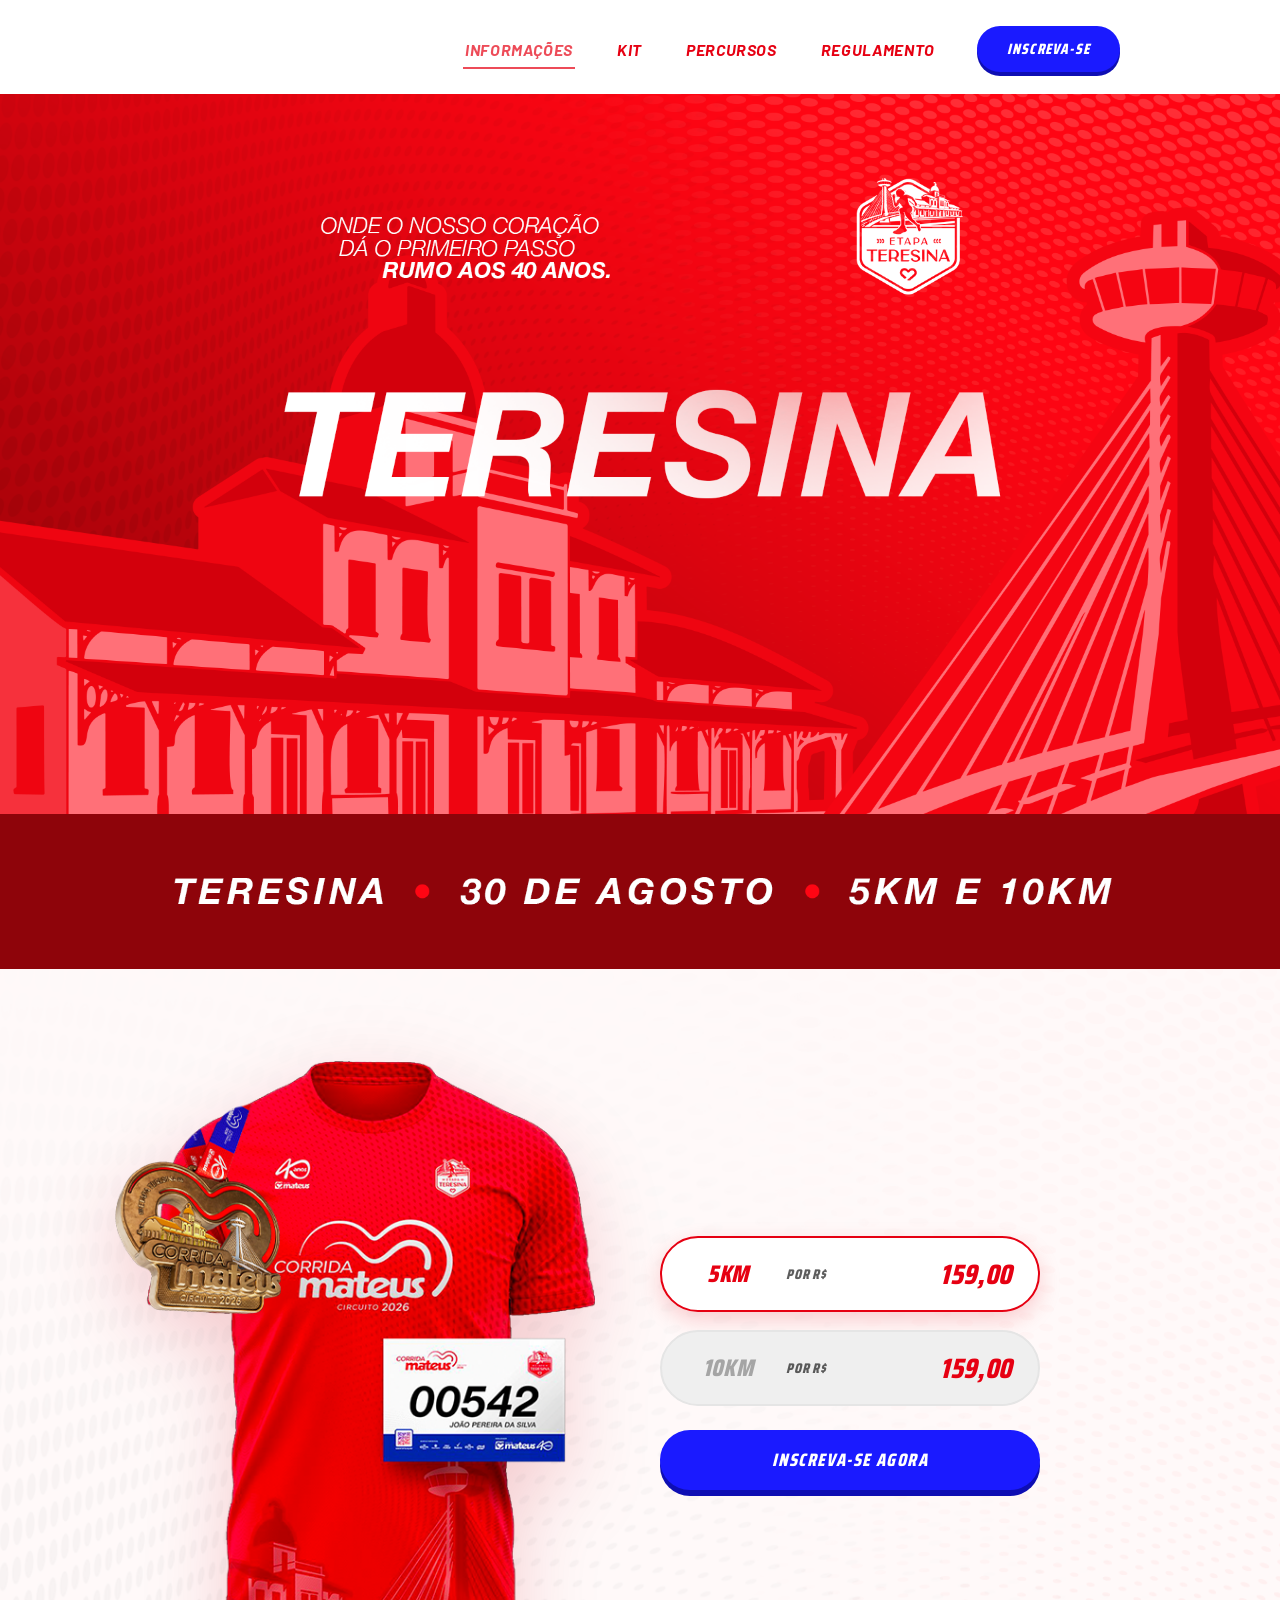
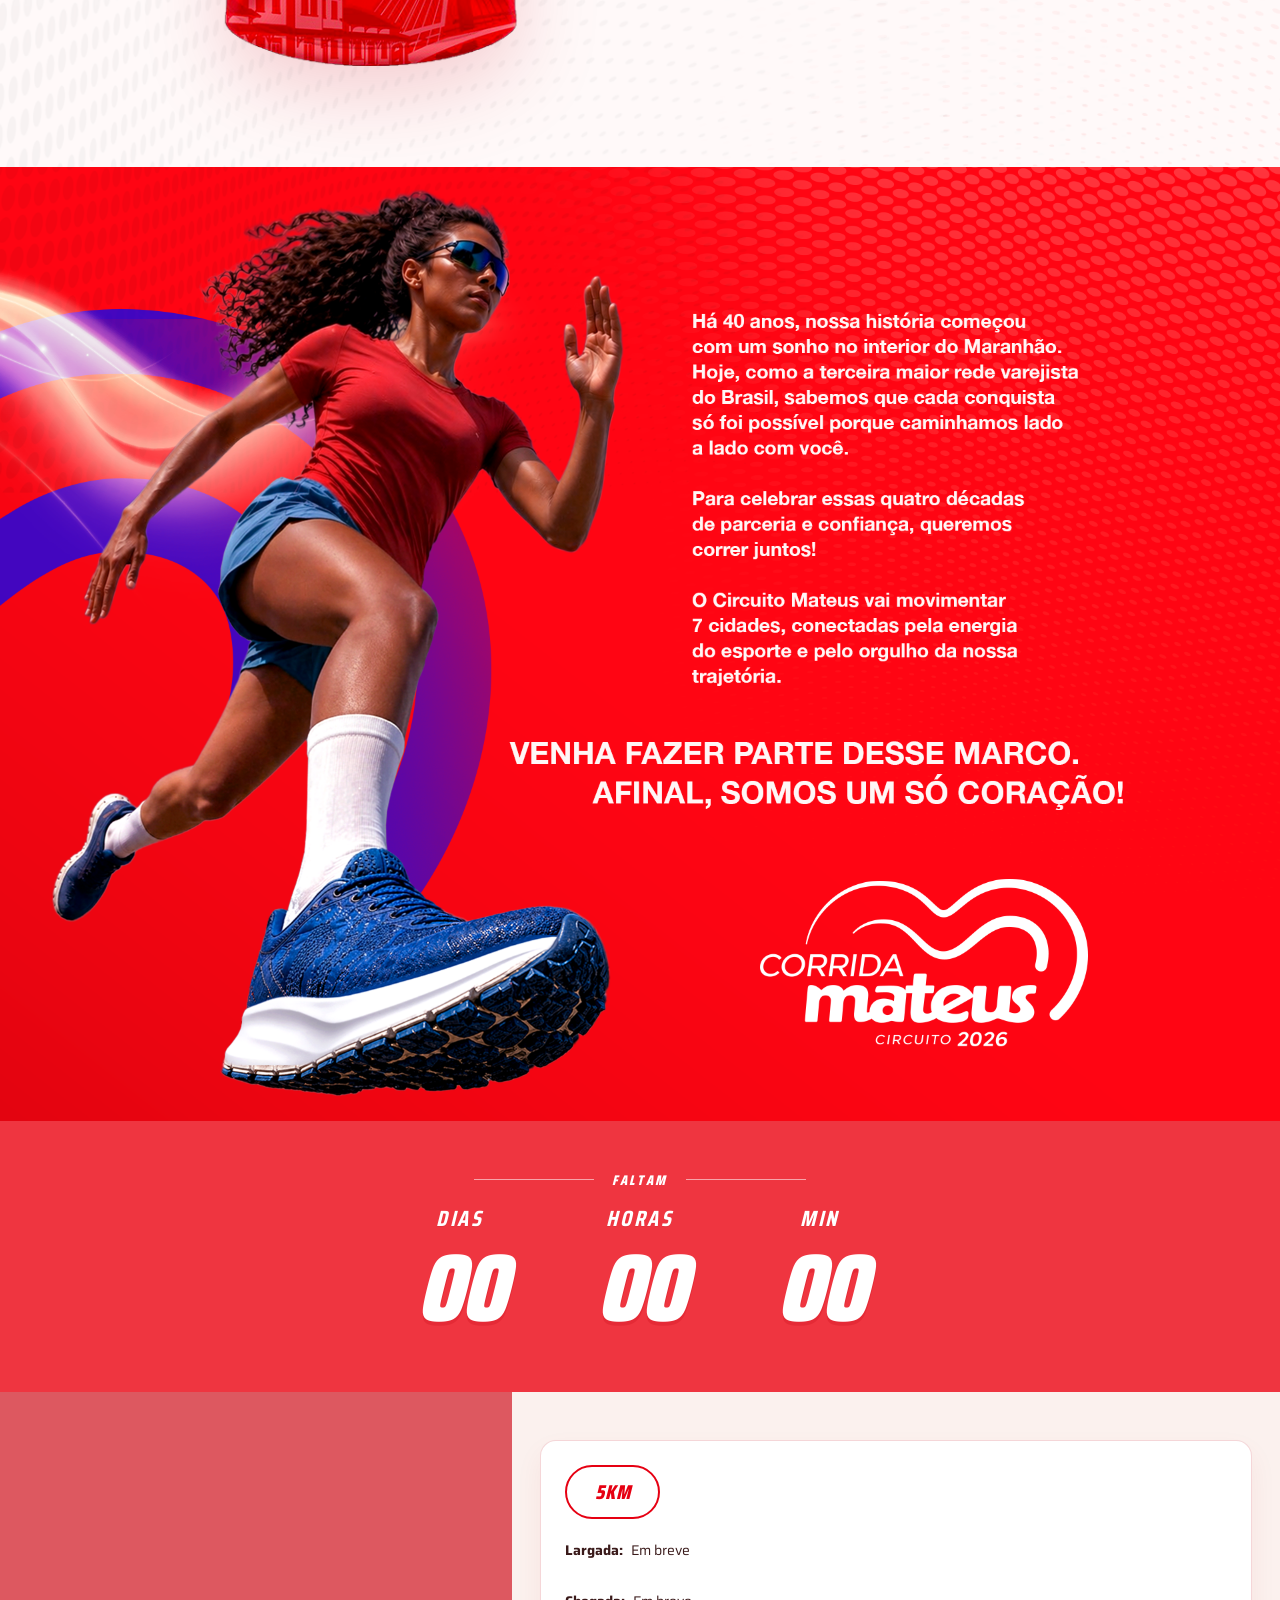
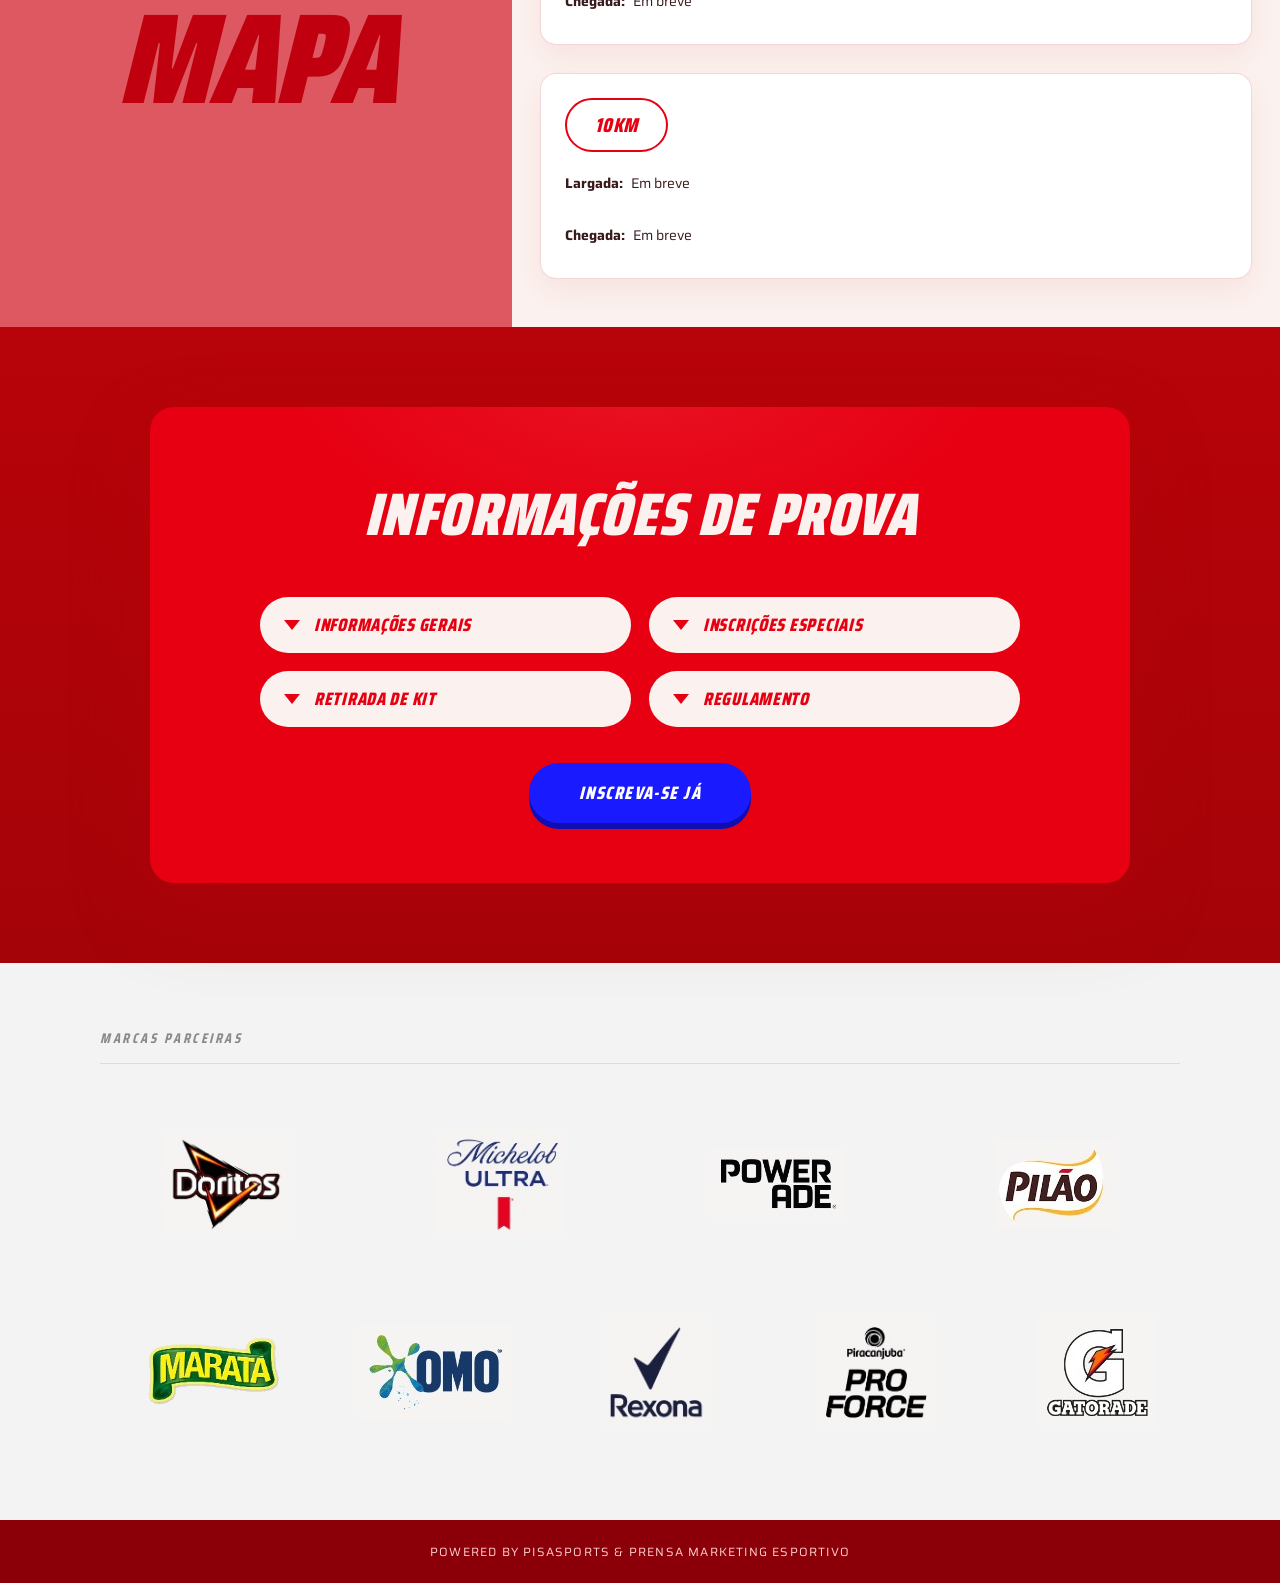
<file: teresina-landing.html>
<!doctype html>
<html lang="pt-BR">
  <head>
    <meta charset="UTF-8" />
    <meta name="viewport" content="width=device-width, initial-scale=1.0" />
    <title>Etapa Teresina — Corrida Mateus 2026</title>
    <!-- Facebook Pixel Code -->
    <script>
      !(function (f, b, e, v, n, t, s) {
        if (f.fbq) return;
        n = f.fbq = function () {
          n.callMethod
            ? n.callMethod.apply(n, arguments)
            : n.queue.push(arguments);
        };
        if (!f._fbq) f._fbq = n;
        n.push = n;
        n.loaded = !0;
        n.version = "2.0";
        n.queue = [];
        t = b.createElement(e);
        t.async = !0;
        t.src = v;
        s = b.getElementsByTagName(e)[0];
        s.parentNode.insertBefore(t, s);
      })(
        window,
        document,
        "script",
        "https://connect.facebook.net/en_US/fbevents.js",
      );
      fbq("init", "1776011206615736");
      fbq("track", "PageView");
    </script>
    <!-- End Facebook Pixel Code -->
    <script>
      // Preview-auth: when the iframe URL has a ?t=... token, relative asset URLs lose it
      // on resolution and 401. Reapply it to every asset URL we generate.
      (function () {
        var t = new URL(location.href).searchParams.get("t");
        if (!t) return;
        window.__withT = function (u) {
          try {
            var x = new URL(u, location.href);
            x.searchParams.set("t", t);
            return x.toString();
          } catch (e) {
            return u;
          }
        };
        // Rewrite <img src> and CSS url(...) at parse time via a MutationObserver.
        function fix(el) {
          if (
            el.tagName === "IMG" &&
            el.getAttribute("src") &&
            !el.src.includes("t=")
          ) {
            el.src = window.__withT(el.getAttribute("src"));
          }
          if (
            el.tagName === "LINK" &&
            el.rel === "stylesheet" &&
            el.getAttribute("href") &&
            !el.href.includes("t=")
          ) {
            el.href = window.__withT(el.getAttribute("href"));
          }
        }
        new MutationObserver(function (muts) {
          muts.forEach(function (m) {
            m.addedNodes.forEach(function (n) {
              if (n.nodeType !== 1) return;
              fix(n);
              n.querySelectorAll && n.querySelectorAll("img").forEach(fix);
            });
          });
        }).observe(document.documentElement, {
          childList: true,
          subtree: true,
        });
      })();
    </script>
    <link rel="preconnect" href="https://fonts.googleapis.com" />
    <link rel="preconnect" href="https://fonts.gstatic.com" crossorigin />
    <link
      href="https://fonts.googleapis.com/css2?family=Barlow:ital,wght@0,400;0,700;1,700&family=Saira+Condensed:ital,wght@0,400;0,500;0,600;0,700;0,800;0,900;1,700;1,800;1,900&family=Saira:ital,wght@0,400;0,500;0,600;0,700;1,700;1,800&display=swap"
      rel="stylesheet"
    />
    <link rel="icon" type="image/png" href="assets/favicon.png" />
    <link rel="apple-touch-icon" href="assets/apple-touch-icon.png" />
    <link rel="stylesheet" href="aracaju-landing.css" />
  </head>
  <body class="page-city">
    <noscript
      ><img
        height="1"
        width="1"
        style="display: none"
        src="https://www.facebook.com/tr?id=1776011206615736&amp;ev=PageView&amp;noscript=1"
        alt=""
    /></noscript>
    <!-- ============ NAV ============ -->
    <header class="topbar" data-screen-label="Nav">
      <nav class="nav" aria-label="Primária">
        <a href="#informacoes">INFORMAÇÕES</a>
        <a href="#kit">KIT</a>
        <a href="#percursos">PERCURSOS</a>
        <a href="#regulamento">REGULAMENTO</a>
        <a
          class="nav-cta"
          href="https://www.evenyx.com/corrida-mateus-circuito-40-anos-teresina"
          data-signup-trigger
          target="_blank"
          rel="noopener noreferrer"
          >Inscreva-se</a
        >
      </nav>
    </header>

    <!-- ============ HERO ============ -->
    <section class="hero" id="informacoes" data-screen-label="01 Hero Teresina">
      <img
        src="assets/assets-teresina/ABA 1_TERESINA.png"
        alt="Teresina — Onde o nosso coração dá o primeiro passo. Rumo aos 40 anos."
      />
    </section>

    <!-- ============ DATE BAR ============ -->
    <section class="date-bar date-bar--image" data-screen-label="02 Date bar">
      <img
        src="assets/assets-teresina/ABA 2_DATA TERESINA.png"
        alt="Teresina — 30 de Agosto — 5KM e 10KM"
      />
    </section>

    <!-- ============ KIT ============ -->
    <section class="section-kit" id="kit" data-screen-label="03 Kit & price">
      <div class="kit-row">
        <div class="kit-img">
          <img
            src="assets/assets-teresina/CAMISAS.png"
            alt="Kit do corredor: camisa, medalha e número de peito"
          />
        </div>
        <div class="kit-buttons">
          <button class="price-pill" data-distance="5">
            <span class="km">5KM</span>
            <span class="label">por R$</span>
            <span class="price">159,00</span>
          </button>
          <button class="price-pill" data-distance="10">
            <span class="km">10KM</span>
            <span class="label">por R$</span>
            <span class="price">159,00</span>
          </button>
          <a
            class="kit-cta"
            href="https://www.evenyx.com/corrida-mateus-circuito-40-anos-teresina"
            data-signup-trigger
            target="_blank"
            rel="noopener noreferrer"
            >Inscreva-se agora</a
          >
        </div>
      </div>
    </section>

    <!-- ============ STORY ============ -->
    <section class="section-story" data-screen-label="04 Story">
      <img
        src="assets-aracaju/corredora-banner-inteiro.png"
        alt="Corredora em destaque"
      />
    </section>

    <!-- ============ COUNTDOWN ============ -->
    <section class="countdown" data-screen-label="05 Countdown">
      <div class="countdown-label"><span>FALTAM</span></div>
      <div class="countdown-row">
        <div class="cd-unit">
          <div class="label">Dias</div>
          <div class="value" id="cd-days">00</div>
        </div>
        <div class="cd-unit">
          <div class="label">Horas</div>
          <div class="value" id="cd-hours">00</div>
        </div>
        <div class="cd-unit">
          <div class="label">Min</div>
          <div class="value" id="cd-mins">00</div>
        </div>
      </div>
    </section>

    <!-- ============ MAP ============ -->
    <section class="section-map" id="percursos" data-screen-label="06 Mapa">
      <div class="map-wrap">
        <div class="map-title display display-up">Mapa</div>
        <div class="map-panel">
          <div class="map-route">
            <span class="map-tab">5KM</span>
            <div class="row"><b>Largada:</b> Em breve</div>
            <div class="map-embed">
              <div
                class="strava-embed-placeholder"
                data-embed-type="route"
                data-embed-id="3527314857684906290"
                data-style="standard"
                data-from-embed="false"
                data-token="kbtPNHF4cS4ly418LL04Bdqz8P72uOuIKssQEWBIa6M"
              ></div>
            </div>
            <div class="row"><b>Chegada:</b> Em breve</div>
          </div>
          <div class="map-route">
            <span class="map-tab">10KM</span>
            <div class="row"><b>Largada:</b> Em breve</div>
            <div class="map-embed">
              <div
                class="strava-embed-placeholder"
                data-embed-type="route"
                data-embed-id="3527310528756827442"
                data-style="standard"
                data-from-embed="false"
                data-token="68EcabPXtpSduPRXj82UHflnf6uxJWG6s6saDH5u7zw"
              ></div>
            </div>
            <div class="row"><b>Chegada:</b> Em breve</div>
          </div>
        </div>
      </div>
    </section>

    <!-- ============ INFO PROVA ============ -->
    <section
      class="section-info"
      id="regulamento"
      data-screen-label="07 Informações de Prova"
    >
      <div class="info-card">
        <h2 class="info-title">Informações de Prova</h2>
        <div class="info-grid" id="info-grid">
          <div class="info-item-wrap">
            <button class="info-item" data-panel="p-gerais">
              <span class="chev"></span>
              <span>Informações Gerais</span>
            </button>
          </div>
          <div class="info-item-wrap">
            <button class="info-item" data-panel="p-especiais">
              <span class="chev"></span>
              <span>Inscrições Especiais</span>
            </button>
          </div>
          <div class="info-item-wrap">
            <button class="info-item" data-panel="p-kit">
              <span class="chev"></span>
              <span>Retirada de Kit</span>
            </button>
          </div>
          <div class="info-item-wrap">
            <a
              class="info-item"
              href="assets/docs/Regulamento Teresina 2026.pdf"
              download="Regulamento Teresina 2026.pdf"
            >
              <span class="chev"></span>
              <span>Regulamento</span>
            </a>
          </div>

          <!-- Panels -->
          <div class="info-panel" id="p-gerais">
            <h4>Informações Gerais</h4>
            <p><b>Data:</b> 30 de Agosto de 2026</p>
            <p><b>Local:</b> Teresina — Em breve</p>
            <p><b>Horário de largada:</b> 6h</p>
            <p><b>Modalidades:</b> Corrida individual 5km e 10km.</p>
          </div>
          <div class="info-panel" id="p-especiais">
            <h4>Inscrições Especiais</h4>
            <p>
              Idosos (60+) e PCD têm direito a desconto de 50% mediante
              apresentação de documento válido.
            </p>
            <p>
              Colaboradores Mateus possuem condição exclusiva — utilize o cupom
              no momento da inscrição.
            </p>
          </div>
          <div class="info-panel" id="p-kit">
            <h4>Retirada de Kit</h4>
            <p>Em breve</p>
          </div>
        </div>
        <a
          class="info-cta"
          href="https://www.evenyx.com/corrida-mateus-circuito-40-anos-teresina"
          data-signup-trigger
          target="_blank"
          rel="noopener noreferrer"
          >Inscreva-se já</a
        >
      </div>
    </section>

    <section class="section-partners" data-screen-label="08 Parceiros">
      <div class="partners-wrap">
        <div class="partners-title">Marcas Parceiras</div>
        <div class="partners-grid">
          <div class="partner-logo">
            <img src="assets/parceiros/doritos.png" alt="Doritos" />
          </div>
          <div class="partner-logo">
            <img src="assets/parceiros/michelob.png" alt="Michelob Ultra" />
          </div>
          <div class="partner-logo">
            <img src="assets/parceiros/powerade.png" alt="Powerade" />
          </div>
          <div class="partner-logo">
            <img src="assets/parceiros/pilao.png" alt="Pilão" />
          </div>
          <div class="partner-logo">
            <img src="assets/parceiros/marata.png" alt="Maratá" />
          </div>
          <div class="partner-logo">
            <img src="assets/parceiros/omo.png" alt="Omo" />
          </div>
          <div class="partner-logo">
            <img src="assets/parceiros/rexona.png" alt="Rexona" />
          </div>
          <div class="partner-logo">
            <img
              src="assets/parceiros/piracanjuba-pro-force.png"
              alt="Piracanjuba Pro Force"
            />
          </div>
          <div class="partner-logo">
            <img src="assets/parceiros/gatorade.png" alt="Gatorade" />
          </div>
        </div>
      </div>
    </section>

    <!-- ============ FOOTER ============ -->
    <footer class="footer" data-screen-label="09 Footer">
      Powered by PisaSports &amp; Prensa Marketing Esportivo
    </footer>

    <div class="toast" id="toast">Inscrição aberta — redirecionando…</div>

    <div class="signup-modal" id="signup-modal" hidden>
      <div class="signup-modal__backdrop" data-signup-close></div>
      <div
        class="signup-modal__card"
        role="dialog"
        aria-modal="true"
        aria-labelledby="signup-modal-title"
      >
        <button
          class="signup-modal__close"
          type="button"
          aria-label="Fechar"
          data-signup-close
        >
          ×
        </button>
        <h3 id="signup-modal-title">Escolha sua inscrição</h3>
        <p>Selecione a modalidade de venda para continuar.</p>
        <div class="signup-modal__actions">
          <a
            href="https://www.evenyx.com/corrida-mateus-circuito-40-anos-teresina"
            target="_blank"
            rel="noopener noreferrer"
            >Venda Geral</a
          >
          <a
            href="https://www.evenyx.com/corrida-mateus-circuito-40-anos-teresina-colaborador"
            target="_blank"
            rel="noopener noreferrer"
            >Venda Colaborador</a
          >
        </div>
      </div>
    </div>

    <script src="https://strava-embeds.com/embed.js"></script>
    <script>
      // ---------- Fix CSS background-image URLs with token ----------
      if (window.__withT) {
        document.documentElement.style.setProperty(
          "--bg-dots-url",
          "url(" + window.__withT("assets-aracaju/bg-dots.png") + ")",
        );
        document.documentElement.style.setProperty(
          "--corredora-url",
          "url(" + window.__withT("assets-aracaju/corredora.png") + ")",
        );
      }

      // ---------- Countdown ----------
      // Race: 30 Aug 2026, 06:00 BRT (UTC-3)
      const target = new Date("2026-08-30T06:00:00-03:00").getTime();
      const pad = (n) => String(Math.max(0, n)).padStart(2, "0");
      function tick() {
        const now = Date.now();
        let diff = Math.max(0, target - now);
        const days = Math.floor(diff / (1000 * 60 * 60 * 24));
        diff -= days * 1000 * 60 * 60 * 24;
        const hours = Math.floor(diff / (1000 * 60 * 60));
        diff -= hours * 1000 * 60 * 60;
        const mins = Math.floor(diff / (1000 * 60));
        document.getElementById("cd-days").textContent = pad(days);
        document.getElementById("cd-hours").textContent = pad(hours);
        document.getElementById("cd-mins").textContent = pad(mins);
      }
      tick();
      setInterval(tick, 1000 * 30);

      // ---------- Price pill selection ----------
      const pills = document.querySelectorAll(".price-pill");
      pills.forEach((p) =>
        p.addEventListener("click", () => {
          pills.forEach((x) => x.classList.remove("selected"));
          p.classList.add("selected");
        }),
      );
      // default selection
      pills[0]?.classList.add("selected");

      // ---------- Accordion (single open at a time) ----------
      const items = document.querySelectorAll(".info-item");
      const panels = document.querySelectorAll(".info-panel");
      items.forEach((btn) => {
        btn.addEventListener("click", () => {
          const id = btn.dataset.panel;
          const panel = document.getElementById(id);
          const open = btn.classList.contains("open");
          items.forEach((b) => b.classList.remove("open"));
          panels.forEach((p) => p.classList.remove("open"));
          if (!open) {
            btn.classList.add("open");
            panel.classList.add("open");
            // place panel directly after its row visually by reordering
            panel.style.order = "99";
          }
        });
      });

      // ---------- CTAs toast ----------
      const toast = document.getElementById("toast");
      let toastTimer;
      document.querySelectorAll("[data-cta]").forEach((b) => {
        b.addEventListener("click", () => {
          toast.classList.add("show");
          clearTimeout(toastTimer);
          toastTimer = setTimeout(() => toast.classList.remove("show"), 1800);
        });
      });

      const signupModal = document.getElementById("signup-modal");
      function openSignupModal() {
        signupModal.hidden = false;
        document.body.classList.add("modal-open");
      }
      function closeSignupModal() {
        signupModal.hidden = true;
        document.body.classList.remove("modal-open");
      }
      document.querySelectorAll("[data-signup-trigger]").forEach((trigger) => {
        trigger.addEventListener("click", (event) => {
          event.preventDefault();
          openSignupModal();
        });
      });
      document.querySelectorAll("[data-signup-close]").forEach((trigger) => {
        trigger.addEventListener("click", closeSignupModal);
      });
      document.addEventListener("keydown", (event) => {
        if (event.key === "Escape" && !signupModal.hidden) {
          closeSignupModal();
        }
      });

      // ---------- Active nav link on scroll ----------
      const navLinks = document.querySelectorAll(".nav a");
      const sections = ["informacoes", "kit", "percursos", "regulamento"].map(
        (id) => document.getElementById(id),
      );
      function syncNav() {
        const y = window.scrollY + 120;
        let activeId = sections[0]?.id;
        for (const s of sections) {
          if (s && s.offsetTop <= y) activeId = s.id;
        }
        navLinks.forEach((a) => {
          a.classList.toggle(
            "active",
            a.getAttribute("href") === "#" + activeId,
          );
        });
      }
      window.addEventListener("scroll", syncNav, { passive: true });
      syncNav();

      // smooth anchor scroll
      navLinks.forEach((a) =>
        a.addEventListener("click", (e) => {
          const href = a.getAttribute("href");
          if (href && href.startsWith("#")) {
            e.preventDefault();
            const el = document.querySelector(href);
            if (el) {
              window.scrollTo({ top: el.offsetTop - 60, behavior: "smooth" });
            }
          }
        }),
      );
    </script>
  </body>
</html>
</file>
<file: styles.css>
:root {
    --red: #fa0613;
    --red-deep: #c8161d;
    --blue: #1e18e0;
    --blue-deep: #1409b6;
    --ink: #1a1a1a;
    --paper: #ffffff;
    --muted: #9aa0a6;
    --field: #efefef;
}
*,
*::before,
*::after {
    box-sizing: border-box;
}
html,
body {
    margin: 0;
    padding: 0;
}
body {
    font-family:
        "Barlow",
        system-ui,
        -apple-system,
        sans-serif;
    color: var(--ink);
    background: #fff;
    -webkit-font-smoothing: antialiased;
    text-rendering: optimizeLegibility;
}
img {
    max-width: 100%;
    display: block;
}
a {
    color: inherit;
    text-decoration: none;
}
button {
    font-family: inherit;
    cursor: pointer;
}

/* ---------- HEADER ---------- */
.topbar {
    position: relative;
    z-index: 30;
    background: #fff;
    padding: 26px 300px 22px 64px;
    display: flex;
    justify-content: flex-end;
    align-items: center;
}
.nav {
    display: flex;
    gap: 56px;
    font-family: "Barlow", sans-serif;
    font-style: italic;
    font-weight: 700;
    font-size: 16px;
    letter-spacing: 0.04em;
    color: var(--red);
    margin-left: auto;
}
.nav a {
    position: relative;
    padding: 4px 2px;
    transition: opacity 0.2s;
}
.nav a:hover {
    opacity: 0.7;
}
.nav a::after {
    content: "";
    position: absolute;
    left: 0;
    right: 0;
    bottom: -6px;
    height: 2px;
    background: var(--red);
    transform: scaleX(0);
    transform-origin: left;
    transition: transform 0.25s;
}
.nav a:hover::after {
    transform: scaleX(1);
}

/* ---------- HERO ---------- */
.hero {
    position: relative;
    background-color: var(--red);
    overflow: hidden;
}
.hero-composite {
    position: absolute;
    inset: 0;
    width: 100%;
    height: 100%;
    object-fit: cover;
    object-position: left top;
    max-width: none;
    z-index: 0;
}
.hero-wrap {
    position: relative;
    z-index: 1;
    max-width: 1440px;
    margin: 0 auto;
    padding: 0 64px 80px;
    display: grid;
    grid-template-columns: 1fr 1fr;
    align-items: start;
    min-height: 720px;
}
.hero-right {
    grid-column: 2;
    padding-top: 60px;
    display: flex;
    flex-direction: column;
    align-items: center;
    text-align: center;
    gap: 28px;
}
.hero-title-img {
    max-width: 480px;
    width: 100%;
}

/* Logo block uses the SELOS.png brand mark (Corrida Mateus heart + lettering). */
.logo-block {
    margin-top: 4px;
    width: 100%;
    display: flex;
    justify-content: center;
}
.logo-block img {
    width: 100%;
    max-width: 460px;
    height: auto;
}
.hero-idealizador {
    max-width: 240px;
    margin-top: 18px;
}

/* ---------- SECTIONS WITH RED BG ---------- */
.section-red,
.story,
.gallery,
.cta-band {
    position: relative;
    background-color: var(--red);
    overflow: hidden;
}
.story {
    overflow: visible;
}

/* ---------- KIT + CITY SELECTOR ---------- */
.kit-row {
    position: relative;
    max-width: 1080px;
    margin: 0 auto;
    padding: 26px 24px 24px;
    display: grid;
    grid-template-columns: minmax(0, 1.12fr) minmax(0, 0.88fr);
    gap: 0;
    align-items: center;
    z-index: 3;
}
.kit-card {
    position: relative;
    z-index: 4;
    margin-right: -58px;
    background: linear-gradient(
        105deg,
        #dcdcdc 0%,
        #dcdcdc 50%,
        #ffb1b1 78%,
        #ff2a2a 100%
    );
    border-radius: 26px;
    box-shadow: 0 28px 48px rgba(0, 0, 0, 0.24);
    padding: 14px 16px 12px;
    display: flex;
    align-items: center;
    justify-content: center;
    min-height: 470px;
}
.kit-preview-frame {
    width: 340px;
    height: 420px;
    display: flex;
    align-items: flex-end;
    justify-content: center;
    margin: 0 auto;
    padding-bottom: 4px;
}
.kit-card img {
    display: block;
    width: auto;
    height: 400px;
    max-width: none;
    object-fit: contain;
    object-position: center bottom;
    transform-origin: center bottom;
}
.city-aside {
    position: relative;
    z-index: 5;
    display: flex;
    flex-direction: column;
    justify-content: center;
    align-self: center;
    padding-top: 0;
    margin-left: -2px;
}
.city-aside .label {
    font-family: "Barlow", sans-serif;
    font-style: italic;
    font-weight: 800;
    font-size: 14px;
    letter-spacing: 0.16em;
    color: #fff;
    text-align: center;
    padding-left: 0;
    margin-bottom: 14px;
}
.city-panel {
    background: #fff;
    border-radius: 26px;
    box-shadow: 0 16px 32px rgba(0, 0, 0, 0.18);
    padding: 14px 24px 14px 32px;
    min-height: 340px;
    display: flex;
    flex-direction: column;
    flex: 1;
    position: relative;
    z-index: 5;
}
.city-current {
    width: calc(100% + 56px);
    background: var(--red);
    color: #fff;
    border: 0;
    border-radius: 999px;
    margin-left: -56px;
    margin-top: 6px;
    padding: 12px 22px 12px 16px;
    font-family: "Barlow", sans-serif;
    font-style: italic;
    font-weight: 900;
    font-size: 22px;
    letter-spacing: 0.02em;
    text-align: left;
    display: flex;
    align-items: center;
    gap: 16px;
    box-shadow: 0 8px 18px rgba(237, 28, 36, 0.35);
    position: relative;
    z-index: 7;
    transition:
        transform 0.12s ease,
        box-shadow 0.12s ease;
}
.city-current:hover {
    transform: translateY(-1px);
    box-shadow: 0 12px 22px rgba(237, 28, 36, 0.42);
}
.city-current .arrow {
    width: 24px;
    height: 24px;
    display: inline-flex;
    align-items: center;
    justify-content: center;
    border-radius: 50%;
    background: rgba(255, 255, 255, 0.18);
    flex: 0 0 24px;
}
.city-current .arrow svg {
    width: 12px;
    height: 12px;
    fill: #fff;
}

.city-list {
    list-style: none;
    margin: 8px 0 0;
    padding: 0;
    display: flex;
    flex-direction: column;
    gap: 2px;
}
.city-list li button {
    width: 100%;
    background: transparent;
    border: 0;
    border-bottom: 1px solid #dddddd;
    padding: 8px 4px 8px 4px;
    display: flex;
    align-items: center;
    gap: 10px;
    font-family: "Barlow", sans-serif;
    font-style: italic;
    font-weight: 700;
    font-size: 16px;
    letter-spacing: 0.04em;
    color: #b9b9b9;
    text-align: left;
    cursor: not-allowed;
    transition:
        color 0.15s,
        background 0.15s,
        transform 0.12s;
}
.city-list li button.city-option {
    cursor: pointer;
    color: #888;
}
.city-list li button.city-option:hover {
    color: #555;
    background: #fbfbfb;
}
.city-list li:last-child button {
    border-bottom: 0;
}
.city-list li button:not(.city-option):hover {
    background: #fbfbfb;
}
.city-list .city-pin {
    width: 22px;
    height: 22px;
    flex: 0 0 22px;
    display: inline-flex;
    align-items: center;
    justify-content: center;
    color: #a8a8a8;
    transition: color 0.15s;
}
.city-list .city-pin svg {
    width: 18px;
    height: 18px;
    display: block;
}
.city-list li button.city-option:hover .city-pin {
    color: #666;
}
.city-list .bag {
    position: relative;
    width: 26px;
    height: 24px;
    flex: 0 0 26px;
    display: inline-flex;
    align-items: center;
    justify-content: center;
    border: 1px solid #c9c9c9;
    border-radius: 3px;
    color: #c9c9c9;
    transition:
        color 0.15s,
        border-color 0.15s;
}
.city-list .bag::before {
    /* cadeado — arco superior */
    content: "";
    position: absolute;
    top: -6px;
    left: 50%;
    transform: translateX(-50%);
    width: 10px;
    height: 8px;
    border: 1px solid currentColor;
    border-bottom: 0;
    border-radius: 6px 6px 0 0;
    background: transparent;
}
.city-list .bag::after {
    /* cadeado — fechadura (sem texto) */
    content: "";
    position: absolute;
    top: 52%;
    left: 50%;
    transform: translate(-50%, -50%);
    width: 2.5px;
    height: 5px;
    border: 1px solid currentColor;
    border-radius: 1px;
    background: transparent;
}

/* ---------- STORY SECTION ---------- */
.story-wrap {
    position: relative;
    max-width: 1080px;
    margin: 0 auto;
    padding: 52px 24px 96px;
    display: grid;
    grid-template-columns: 0.95fr 1.05fr;
    gap: 48px;
    align-items: center;
    margin-top: 0;
}
.story-bg {
    position: absolute;
    top: -270px;
    left: 0;
    width: 100%;
    pointer-events: none;
    z-index: 0;
}
.story-bg img {
    width: 100%;
    height: auto;
}

.story-text {
    position: relative;
    z-index: 2;
    color: #fff;
    font-family: "Barlow", sans-serif;
    font-weight: 600;
    font-size: 16px;
    line-height: 1.42;
    max-width: 284px;
    margin-left: 70px;
}
.story-text p {
    margin: 0 0 14px;
    text-wrap: pretty;
}

.story-headline {
    position: relative;
    z-index: 2;
    align-self: center;
    justify-self: start;
    margin-left: 4px;
}
.story-headline img {
    max-width: 430px;
    width: 100%;
}

/* ---------- GALLERY MARQUEE (2-row auto-scrolling mosaic) ---------- */
.gallery {
    padding: 60px 0 0;
}
.gallery-head {
    max-width: 1280px;
    margin: 0 auto 28px;
    padding: 0 64px;
    text-align: center;
}
.gallery-eyebrow {
    font-family: "Barlow Condensed", sans-serif;
    font-style: italic;
    font-weight: 700;
    font-size: 14px;
    letter-spacing: 0.24em;
    text-transform: uppercase;
    color: rgba(255, 255, 255, 0.85);
    margin: 0 0 8px;
}
.gallery-title {
    font-family: "Barlow", sans-serif;
    font-style: italic;
    font-weight: 900;
    font-size: 56px;
    line-height: 0.95;
    letter-spacing: -0.01em;
    text-transform: uppercase;
    color: #fff;
    margin: 0;
}

.marquee {
    position: relative;
    overflow: hidden;
    padding: 6px 0;
}
.marquee + .marquee {
    margin-top: 14px;
}
.marquee-track {
    display: flex;
    gap: 14px;
    width: max-content;
    animation: marquee-scroll var(--marquee-duration, 60s) linear infinite;
}
.marquee.reverse .marquee-track {
    animation-direction: reverse;
}
.marquee:hover .marquee-track {
    animation-play-state: paused;
}
@keyframes marquee-scroll {
    from {
        transform: translateX(0);
    }
    to {
        transform: translateX(-50%);
    }
}

.mslide {
    flex: 0 0 auto;
    height: 240px;
    border-radius: 4px;
    overflow: hidden;
    background: #dadada;
    position: relative;
    isolation: isolate;
}
.mslide::before {
    /* placeholder pattern - hidden when a real image is added */
    content: "";
    position: absolute;
    inset: 0;
    background-image: repeating-linear-gradient(
        135deg,
        rgba(255, 255, 255, 0.55) 0 18px,
        rgba(220, 220, 220, 0.55) 18px 36px
    );
    z-index: 0;
}
.mslide img {
    position: absolute;
    inset: 0;
    width: 100%;
    height: 100%;
    object-fit: cover;
    z-index: 1;
}
/* Tile sizes - mosaic rhythm */
.mslide.s {
    width: 320px;
}
.mslide.m {
    width: 460px;
}
.mslide.l {
    width: 600px;
}
.mslide.xl {
    width: 720px;
}

@media (prefers-reduced-motion: reduce) {
    .marquee-track {
        animation: none;
    }
}

/* ---------- CTA ---------- */
.cta-band {
    height: 160px;
    display: grid;
    place-items: center;
}
.cta-btn {
    display: inline-flex;
    align-items: center;
    justify-content: center;
    height: 65px;
    padding: 0 90px;
    background: var(--blue);
    color: #fff;
    border-radius: 999px;
    border: 0;
    font-family: "Barlow", sans-serif;
    font-style: italic;
    font-weight: 900;
    font-size: 26px;
    letter-spacing: 0.06em;
    text-transform: uppercase;
    box-shadow: 0 10px 26px rgba(20, 9, 182, 0.35);
    transition:
        transform 0.12s ease,
        box-shadow 0.12s ease,
        background 0.15s;
}
.cta-btn:hover {
    transform: translateY(-2px);
    background: var(--blue-deep);
    box-shadow: 0 16px 30px rgba(20, 9, 182, 0.42);
}

/* ---------- PARTNERS / FOOTER ---------- */
.partners {
    background: #f3f3f3;
    padding: 64px 64px 72px;
}
.partners-inner {
    max-width: 1080px;
    width: 100%;
    margin: 0 auto;
}
.partners-title {
    font-family: "Barlow", sans-serif;
    font-style: italic;
    font-weight: 700;
    font-size: 14px;
    letter-spacing: 0.18em;
    text-transform: uppercase;
    color: #8a8a8a;
    margin: 0 0 36px;
    padding-bottom: 14px;
    border-bottom: 1px solid #dcdcdc;
}
.partners-grid {
    display: grid;
    grid-template-columns: repeat(20, minmax(0, 1fr));
    align-items: stretch;
    gap: 28px 24px;
}
.partner-logo {
    display: flex;
    align-items: center;
    justify-content: center;
    grid-column: span 5;
    aspect-ratio: 3 / 2;
    padding: 22px;
}
.partner-logo:nth-child(n + 5) {
    grid-column: span 4;
}
.partner-logo img {
    width: auto;
    max-width: 100%;
    max-height: 108px;
    height: auto;
    object-fit: contain;
}

.legal {
    background: #fff;
    padding: 22px 64px 40px;
    color: #9a9a9a;
    font-family: "Barlow", sans-serif;
    font-size: 13px;
    letter-spacing: 0.04em;
    display: flex;
    justify-content: space-between;
    align-items: center;
    border-top: 1px solid #ececec;
}

@media (max-width: 1080px) {
    .topbar {
        padding: 22px 80px 22px 28px;
    }
    .nav {
        gap: 32px;
        font-size: 14px;
    }
    .hero-wrap {
        grid-template-columns: 1fr;
        min-height: 0;
        padding: clamp(430px, 56vw, 580px) 28px 60px;
    }
    .hero-composite {
        height: clamp(390px, 56vw, 560px);
    }
    .hero-right {
        grid-column: 1;
        padding-top: 30px;
    }
    .logo-block img {
        max-width: 360px;
    }
    .kit-row {
        grid-template-columns: 1fr;
        padding: 20px 28px 0;
        gap: 0;
    }
    .kit-card {
        margin-right: 0;
        margin-bottom: -32px;
        min-height: 380px;
    }
    .city-aside {
        margin-left: 0;
        padding-top: 0;
    }
    .city-aside .label {
        text-align: left;
        padding-left: 8px;
        margin-bottom: 8px;
    }
    .city-panel {
        padding: 50px 28px 32px;
        min-height: 0;
    }
    .city-current {
        width: 100%;
        margin-left: 0;
    }
    .story-wrap {
        grid-template-columns: 1fr;
        padding: 40px 28px 70px;
        gap: 30px;
        margin-top: -14px;
    }
    .story-text {
        margin-left: 0;
        max-width: none;
    }
    .story-headline {
        margin-left: 0;
    }
    .gallery {
        padding: 60px 0 70px;
    }
    .gallery-head {
        padding: 0 28px;
    }
    .gallery-title {
        font-size: 38px;
    }
    .mslide {
        height: 180px;
    }
    .mslide.s {
        width: 220px;
    }
    .mslide.m {
        width: 320px;
    }
    .mslide.l {
        width: 420px;
    }
    .mslide.xl {
        width: 520px;
    }
    .partners {
        padding: 44px 24px 52px;
    }
    .partners-grid {
        grid-template-columns: repeat(2, 1fr);
        gap: 18px;
    }
    .partner-logo,
    .partner-logo:nth-child(n + 5) {
        grid-column: auto;
    }
    .partner-logo {
        padding: 16px;
    }
    .partner-logo img {
        max-height: 80px;
    }
    .legal {
        padding: 22px 28px;
        flex-direction: column;
        gap: 8px;
    }
}
@media (max-width: 640px) {
    .nav {
        gap: 18px;
        font-size: 12px;
    }
    .logo-block img {
        max-width: 280px;
    }
    .hero-wrap {
        grid-template-columns: 1fr;
        padding-top: 410px;
    }
    .hero-right {
        grid-column: 1;
    }
    .hero-composite {
        height: 360px;
    }
    .kit-row {
        grid-template-columns: minmax(0, 1.04fr) minmax(0, 0.96fr);
        align-items: stretch;
        padding: 16px 12px 0;
        gap: 12px;
    }
    .kit-card {
        margin: 0;
        min-height: 0;
        border-radius: 16px;
        padding: 10px 8px;
    }
    .kit-preview-frame {
        width: 100%;
        max-width: 300px;
        height: 300px;
        padding-bottom: 2px;
    }
    .kit-card img {
        height: 280px;
        width: auto;
        max-width: none;
        object-fit: contain;
        object-position: center;
    }
    .city-aside .label {
        text-align: left;
        padding-left: 0;
        margin-bottom: 6px;
        font-size: 10px;
        letter-spacing: 0.1em;
    }
    .city-panel {
        border-radius: 16px;
        padding: 12px 10px 10px 12px;
        min-height: 0;
    }
    .city-current {
        width: 100%;
        margin-left: 0;
        font-size: 14px;
        padding: 10px 12px;
        gap: 8px;
    }
    .city-current .arrow {
        width: 18px;
        height: 18px;
        flex: 0 0 18px;
    }
    .city-list li button {
        font-size: 11px;
        padding: 6px 2px;
        gap: 6px;
    }
    .city-list .city-pin {
        width: 18px;
        height: 18px;
        flex: 0 0 18px;
    }
    .city-list .city-pin svg {
        width: 14px;
        height: 14px;
    }
    .city-list .bag {
        width: 20px;
        height: 19px;
        flex: 0 0 20px;
    }
    .city-list .bag::before {
        width: 8px;
        height: 6px;
        top: -4px;
    }
    .city-list .bag::after {
        width: 2px;
        height: 4px;
    }
    .cta-btn {
        font-size: 18px;
        padding: 18px 40px;
    }
    .gallery-title {
        font-size: 28px;
    }
    .mslide {
        height: 140px;
    }
    .mslide.s {
        width: 160px;
    }
    .mslide.m {
        width: 220px;
    }
    .mslide.l {
        width: 300px;
    }
    .mslide.xl {
        width: 360px;
    }
    .partners {
        padding: 36px 18px 44px;
    }
    .partners-title {
        font-size: 12px;
        letter-spacing: 0.14em;
        margin: 0 0 22px;
        padding-bottom: 12px;
        text-align: center;
    }
    .partners-grid {
        gap: 10px 14px;
    }
    .partner-logo {
        aspect-ratio: 16 / 10;
        padding: 12px 14px;
    }
    .partner-logo img {
        max-height: 62px;
    }
}
</file>
<file: aracaju-landing.css>
:root{
    --red: #E60012;
    --red-deep: #C0000F;
    --red-dark: #8B0008;
    --blue: #1A1AFF;
    --cream: #FBF5EE;
    --cream-soft: #FFF6EE;
    --pink-soft: #F7E6E4;
    --pink-mid: #E89A95;
    --text-on-red: #FFFFFF;
    --ink: #2A1212;
  }
  *{box-sizing:border-box;margin:0;padding:0}
  html,body{background:#fff;color:var(--ink);font-family:'Saira',system-ui,sans-serif;-webkit-font-smoothing:antialiased}
  img{display:block;max-width:100%}
  a{color:inherit;text-decoration:none}
  button{font:inherit;border:none;background:none;cursor:pointer;color:inherit}

  .display{font-family:'Saira Condensed',sans-serif;font-style:italic;font-weight:900;letter-spacing:0.005em}
  .display-up{text-transform:uppercase}

  /* ---------- HEADER ---------- */
  .topbar {
    position: relative;
    z-index: 30;
    background: #fff;
    padding: 26px 300px 22px 64px;
    display: flex;
    justify-content: flex-end;
    align-items: center;
  }
  .nav {
    display: flex;
    flex-wrap: wrap;
    justify-content: flex-end;
    gap: 40px;
    font-family: "Barlow", sans-serif;
    font-style: italic;
    font-weight: 700;
    font-size: 16px;
    letter-spacing: 0.04em;
    color: var(--red);
    margin-left: auto;
  }
  .nav a {
    position: relative;
    padding: 4px 2px;
    transition: opacity 0.2s;
  }
  .nav a.active,
  .nav a:hover {
    opacity: 0.7;
  }
  .nav a::after {
    content: "";
    position: absolute;
    left: 0;
    right: 0;
    bottom: -6px;
    height: 2px;
    background: var(--red);
    transform: scaleX(0);
    transform-origin: left;
    transition: transform 0.25s;
  }
  .nav a.active::after,
  .nav a:hover::after {
    transform: scaleX(1);
  }

  /* ---------- HERO ---------- */
  .hero{
    position:relative;
    width:100%;
    aspect-ratio: 1920 / 1080;
    background:#E60012;
    overflow:hidden;
  }
  .hero img{position:absolute;inset:0;width:100%;height:100%;object-fit:cover;object-position:center}

  /* ---------- DATE BAR ---------- */
  .date-bar{
    background:var(--red-dark);
    color:#fff;
    padding:28px 24px;
    text-align:center;
    display:flex;align-items:center;justify-content:center;gap:36px;
    flex-wrap:nowrap;
  }
  .date-bar .item{
    font-family:'Saira Condensed',sans-serif;font-style:italic;font-weight:800;
    text-transform:uppercase;letter-spacing:0.06em;
    font-size:clamp(20px,2.6vw,34px);
  }
  .date-bar .dot{
    width:10px;height:10px;border-radius:50%;background:var(--red);display:inline-block;
  }
  .date-bar--image{
    padding:0;
    line-height:0;
  }
  .date-bar--image img{
    width:100%;
    height:auto;
    display:block;
  }

  /* ---------- KIT SECTION ---------- */
  .section-kit{
    position:relative;
    background:#fff;
    padding:90px 24px 100px;
    overflow:hidden;
  }
  .section-kit::before{
    content:"";
    position:absolute;inset:0;
    background-image:var(--bg-dots-url, url(assets-aracaju/bg-dots.png));
    background-size:cover;background-position:center;
    opacity:0.6;pointer-events:none;
  }
  .kit-row{
    position:relative;
    max-width:1100px;margin:0 auto;
    display:grid;grid-template-columns: 1fr 1fr;
    gap:40px;align-items:center;
  }
  .kit-img{
    display:flex;justify-content:center;
  }
  .kit-img img{
    max-width:480px;width:100%;
    aspect-ratio:499/632;
    object-fit:contain;
    filter:drop-shadow(0 25px 40px rgba(192,0,15,0.18));
  }
  .kit-img img.kit-aracaju{
    width:auto;
    max-height:608px;
  }
  .kit-buttons{
    display:flex;flex-direction:column;gap:18px;
    align-items:flex-start;
    max-width:380px;
  }
  .price-pill{
    width:100%;
    background:#EFEFEF;border:2px solid #E5E5E5;border-radius:999px;
    padding:14px 26px;display:flex;align-items:center;gap:18px;
    font-family:'Saira Condensed',sans-serif;font-style:italic;font-weight:800;
    text-transform:uppercase;letter-spacing:0.04em;
    transition:transform .15s, box-shadow .15s, border-color .15s;
    cursor:pointer;
  }
  .price-pill:hover{transform:translateY(-1px);border-color:#D5D5D5;box-shadow:0 8px 16px rgba(0,0,0,.06)}
  .price-pill .km{color:#A5A5A5;font-size:24px;min-width:80px}
  .price-pill .label{color:#1A1A1A;font-size:14px;opacity:.7;letter-spacing:0.06em}
  .price-pill .price{color:var(--red);font-size:28px;margin-left:auto}
  .price-pill.selected{border-color:var(--red);background:#fff;box-shadow:0 8px 22px rgba(230,0,18,0.18)}
  .price-pill.selected .km{color:var(--red)}

  .kit-cta{
    margin-top:6px;
    display:inline-flex;
    align-items:center;
    justify-content:center;
    background:var(--blue);color:#fff;
    border-radius:999px;
    padding:16px 36px;
    font-family:'Saira Condensed',sans-serif;font-style:italic;font-weight:800;
    text-transform:uppercase;letter-spacing:0.08em;font-size:18px;
    width:100%;
    transition:transform .15s, box-shadow .15s, filter .15s;
    box-shadow:0 6px 0 #0e0eb3;
  }
  .kit-cta:hover{transform:translateY(-1px);box-shadow:0 8px 18px rgba(26,26,255,0.45)}
  .kit-cta:active{transform:translateY(2px);box-shadow:0 3px 0 #0e0eb3}

  /* ---------- STORY SECTION ---------- */
  .section-story{
    position:relative;
    background:var(--red);
    color:#fff;
    overflow:hidden;
    line-height:0;
  }
  .section-story > img{
    display:block;
    width:100%;
    height:auto;
  }
  .story-bg{
    position:absolute;inset:0;
    background-image:var(--corredora-url, url(assets-aracaju/corredora.png));
    background-size:cover;background-position:left center;
    background-repeat:no-repeat;
  }
  .story-overlay{
    position:absolute;inset:0;
    background:
      radial-gradient(900px 600px at 80% 50%, rgba(230,0,18,0.0), rgba(230,0,18,0.0) 60%, rgba(230,0,18,0.0));
  }
  .story-content{
    position:relative;
    max-width:1180px;
    margin:0 auto;
    padding:80px 24px 80px;
    display:grid;
    grid-template-columns: 1.05fr 1fr;
    gap:60px;
    align-items:center;
    min-height:680px;
  }
  .story-text{
    grid-column:2;
    color:#fff;
    max-width:480px;
    margin-left:auto;
    display:flex;flex-direction:column;gap:18px;
  }
  .story-text p{
    font-family:'Saira',sans-serif;font-weight:500;
    font-size:17px;line-height:1.5;
    color:#FFE5E8;
  }
  .story-cta{
    margin-top:18px;
    font-family:'Saira Condensed',sans-serif;font-style:italic;font-weight:900;
    text-transform:uppercase;letter-spacing:0.01em;font-size:30px;line-height:1.05;
    color:#FFF1F1;
    text-wrap:balance;
  }
  .story-selo{
    margin-top:24px;
    display:flex;align-items:center;gap:14px;
  }
  .story-selo svg{display:block}
  .story-selo .selo-mark{
    width:170px;
  }
  .story-selo .selo-meta{
    font-family:'Saira Condensed',sans-serif;font-style:italic;font-weight:700;
    font-size:11px;letter-spacing:0.18em;text-transform:uppercase;
    color:#FFD7DA;
  }

  /* ---------- COUNTDOWN ---------- */
  .countdown{
    background:#F5BABA;
    color:var(--red-deep);
    padding:48px 24px 56px;
    text-align:center;
  }
  .countdown-label{
    display:flex;align-items:center;justify-content:center;gap:18px;
    font-family:'Saira Condensed',sans-serif;font-style:italic;font-weight:800;
    letter-spacing:0.18em;font-size:14px;text-transform:uppercase;
    color:var(--red-deep);
    margin-bottom:10px;
  }
  .countdown-label::before, .countdown-label::after{
    content:"";display:block;height:1px;background:rgba(192,0,15,0.4);width:120px;
  }
  .countdown-row{
    display:flex;justify-content:center;gap:60px;flex-wrap:wrap;
    margin-top:8px;
  }
  .cd-unit{display:flex;flex-direction:column;align-items:center;min-width:120px}
  .cd-unit .label{
    font-family:'Saira Condensed',sans-serif;font-style:italic;font-weight:700;
    font-size:22px;letter-spacing:0.12em;text-transform:uppercase;
    color:#fff;
    text-shadow:0 1px 0 rgba(0,0,0,.05);
  }
  .cd-unit .value{
    font-family:'Saira Condensed',sans-serif;font-style:italic;font-weight:900;
    font-size:96px;line-height:1;color:#fff;
    letter-spacing:-0.02em;
    text-shadow:0 4px 0 rgba(192,0,15,0.2);
  }

  /* ---------- MAP SECTION ---------- */
  .section-map{
    background:#F1BFBA;
    padding:80px 24px;
  }
  .map-wrap{
    max-width:1180px;margin:0 auto;
    display:flex;flex-direction:column;
    gap:28px;align-items:center;
  }
  .map-title{
    font-family:'Saira Condensed',sans-serif;font-style:italic;font-weight:900;
    font-size:clamp(64px,10vw,140px);
    line-height:.95;color:var(--red);
    letter-spacing:-0.01em;
    text-align:center;
  }
  .map-panel{
    width:100%;
    background:#FBF1EE;
    border-radius:14px;
    padding:32px 28px;
    box-shadow:0 12px 30px rgba(192,0,15,0.08);
    display:grid;
    grid-template-columns:repeat(2,minmax(0,1fr));
    gap:28px;
  }
  .map-tab{
    display:inline-flex;align-items:center;justify-content:center;
    background:#fff;border:2px solid var(--red);
    color:var(--red);
    border-radius:999px;
    padding:8px 28px;
    font-family:'Saira Condensed',sans-serif;font-style:italic;font-weight:800;
    font-size:20px;letter-spacing:0.04em;text-transform:uppercase;
    margin-bottom:14px;
  }
  .map-route{
    font-family:'Saira',sans-serif;font-size:14px;color:#3A1A1A;
    line-height:1.7;
    background:#fff;
    border:1px solid rgba(192,0,15,0.16);
    border-radius:16px;
    padding:24px;
    box-shadow:0 12px 28px rgba(192,0,15,0.06);
    width:100%;
    min-width:0;
    box-sizing:border-box;
  }
  .map-route:last-child{border-bottom:1px solid rgba(192,0,15,0.16);margin-bottom:0;padding-bottom:24px}
  .map-route .row{display:flex;gap:8px;align-items:flex-start;margin:6px 0}
  .map-route .row b{font-weight:700;color:#3A1A1A}
  .map-embed{margin:14px 0;overflow:hidden;width:100%}
  .map-embed .strava-embed-placeholder,
  .map-embed iframe,
  .map-embed > div{
    display:block;
    width:100% !important;
    max-width:100%;
    box-sizing:border-box;
  }
  .map-loading{
    display:inline-flex;align-items:center;gap:10px;
    font-style:italic;color:#7a3a3a;font-weight:600;font-size:14px;
    margin:8px 0;
    text-transform:uppercase;letter-spacing:0.06em;
  }
  .spinner{
    width:18px;height:18px;border-radius:50%;
    border:2px solid rgba(192,0,15,0.25);
    border-top-color:var(--red);
    animation:spin 1s linear infinite;
  }
  @keyframes spin{to{transform:rotate(360deg)}}

  /* ---------- RETIRADA DE KIT ---------- */
  .section-pickup{
    background:#FBF1EE;
    padding:80px 24px;
  }
  .pickup-wrap{
    max-width:1180px;margin:0 auto;
    display:flex;flex-direction:column;
    gap:28px;align-items:center;
  }
  .pickup-title{
    font-size:clamp(56px,9vw,120px);
    line-height:.95;color:var(--red);
    text-align:center;
  }
  .pickup-images{
    width:100%;
    display:grid;grid-template-columns:repeat(2,minmax(0,1fr));gap:28px;
  }
  .pickup-images img{
    width:100%;height:auto;display:block;
    border-radius:16px;
    box-shadow:0 12px 30px rgba(192,0,15,0.18);
  }

  /* ---------- INFO PROVA ---------- */
  .section-info{
    background:#fff;
    padding:80px 24px;
  }
  .info-card{
    max-width:980px;margin:0 auto;
    background:var(--red);
    border-radius:24px;
    padding:60px 48px;
    text-align:center;
    box-shadow:0 30px 80px rgba(192,0,15,0.25);
    position:relative;
    overflow:hidden;
  }
  .info-card::before{
    content:"";position:absolute;inset:0;
    background:radial-gradient(600px 320px at 50% -10%, rgba(255,255,255,0.08), transparent 60%);
    pointer-events:none;
  }
  .info-title{
    font-family:'Saira Condensed',sans-serif;font-style:italic;font-weight:900;
    color:#FBF1EE;
    font-size:clamp(36px,5vw,60px);
    text-transform:uppercase;letter-spacing:0.01em;
    margin-bottom:36px;
  }
  .info-grid{
    display:grid;grid-template-columns:1fr 1fr;gap:18px;
    max-width:760px;margin:0 auto;
  }
  .info-item{
    background:#FBF1EE;
    border-radius:999px;
    padding:14px 24px;
    display:flex;align-items:center;gap:14px;
    color:var(--red);
    font-family:'Saira Condensed',sans-serif;font-style:italic;font-weight:800;
    text-transform:uppercase;letter-spacing:0.04em;font-size:18px;
    cursor:pointer;
    transition:transform .15s, box-shadow .15s, background .15s;
    text-align:left;
    text-decoration:none;
    width:100%;
  }
  .info-item:hover{transform:translateY(-1px);box-shadow:0 8px 18px rgba(0,0,0,0.12)}
  .info-item .chev{
    width:0;height:0;
    border-left:8px solid transparent;
    border-right:8px solid transparent;
    border-top:10px solid var(--red);
    transition:transform .25s;
    flex-shrink:0;
  }
  .info-item.open .chev{transform:rotate(-180deg)}
  .info-item-wrap{display:flex;flex-direction:column;gap:0}
  .info-panel{
    grid-column:1 / -1;
    background:#FBF1EE;
    border-radius:20px;
    padding:24px 28px;
    text-align:left;
    color:#3A1A1A;
    font-family:'Saira',sans-serif;font-size:14px;line-height:1.6;
    margin-top:-4px;
    display:none;
  }
  .info-panel.open{display:block;animation:fadeIn .25s ease}
  @keyframes fadeIn{from{opacity:0;transform:translateY(-4px)}to{opacity:1;transform:none}}
  .info-panel h4{
    font-family:'Saira Condensed',sans-serif;font-style:italic;font-weight:800;
    color:var(--red);font-size:18px;text-transform:uppercase;letter-spacing:0.04em;
    margin-bottom:6px;
  }
  .info-panel p{margin:6px 0}
  .info-panel ul{margin:8px 0 8px 18px}
  .info-cta{
    margin-top:36px;
    display:inline-flex;
    align-items:center;
    justify-content:center;
    background:var(--blue);color:#fff;
    border-radius:999px;padding:16px 50px;
    font-family:'Saira Condensed',sans-serif;font-style:italic;font-weight:800;
    text-transform:uppercase;letter-spacing:0.08em;font-size:18px;
    transition:transform .15s, box-shadow .15s;
    box-shadow:0 6px 0 #0e0eb3;
  }
  .info-cta:hover{transform:translateY(-1px);box-shadow:0 8px 22px rgba(26,26,255,0.5)}
  .info-cta:active{transform:translateY(2px);box-shadow:0 3px 0 #0e0eb3}

  /* ---------- PARTNERS ---------- */
  .section-partners{
    background:#f3f3f3;
    padding:64px 24px 72px;
  }
  .partners-wrap{
    max-width:1080px;width:100%;margin:0 auto;
  }
  .partners-title{
    font-family:'Saira Condensed',sans-serif;font-style:italic;font-weight:700;
    font-size:14px;letter-spacing:0.18em;text-transform:uppercase;color:#8a8a8a;
    margin:0 0 36px;padding-bottom:14px;border-bottom:1px solid #dcdcdc;
  }
  .partners-grid{
    display:grid;grid-template-columns:repeat(20,minmax(0,1fr));align-items:stretch;gap:28px 24px;
  }
  .partner-logo{
    display:flex;align-items:center;justify-content:center;
    grid-column:span 5;
    aspect-ratio:3/2;padding:22px;
  }
  .partner-logo:nth-child(n+5){grid-column:span 4}
  .partner-logo img{
    width:auto;max-width:100%;max-height:108px;height:auto;object-fit:contain;
  }

  /* ---------- FOOTER ---------- */
  .footer{
    background:var(--red-dark);
    color:#FFCCCC;
    text-align:center;
    padding:22px 24px;
    font-family:'Saira',sans-serif;font-size:12px;letter-spacing:0.1em;
    text-transform:uppercase;
  }

  /* ---------- TOAST ---------- */
  .toast{
    position:fixed;left:50%;bottom:32px;transform:translateX(-50%) translateY(20px);
    background:#1A1A1A;color:#fff;padding:14px 22px;border-radius:999px;
    font-family:'Saira',sans-serif;font-weight:600;font-size:14px;
    opacity:0;pointer-events:none;transition:opacity .2s, transform .2s;
    z-index:100;
    box-shadow:0 12px 30px rgba(0,0,0,0.25);
  }
  .toast.show{opacity:1;transform:translateX(-50%) translateY(0)}

  /* ---------- SIGNUP OPTIONS MODAL ---------- */
  body.modal-open{overflow:hidden}
  .signup-modal[hidden]{display:none}
  .signup-modal{
    position:fixed;
    inset:0;
    z-index:200;
    display:grid;
    place-items:center;
    padding:24px;
  }
  .signup-modal__backdrop{
    position:absolute;
    inset:0;
    background:rgba(0,0,0,0.58);
  }
  .signup-modal__card{
    position:relative;
    width:min(460px,100%);
    background:#FBF1EE;
    border-radius:24px;
    padding:34px 28px 30px;
    text-align:center;
    box-shadow:0 28px 80px rgba(0,0,0,0.35);
    font-family:'Saira',sans-serif;
    color:#3A1A1A;
  }
  .signup-modal__close{
    position:absolute;
    top:12px;
    right:14px;
    border:0;
    background:transparent;
    color:var(--red);
    font-size:30px;
    line-height:1;
    cursor:pointer;
  }
  .signup-modal__card h3{
    margin:0 0 8px;
    font-family:'Saira Condensed',sans-serif;
    font-style:italic;
    font-weight:900;
    font-size:32px;
    letter-spacing:0.04em;
    text-transform:uppercase;
    color:var(--red);
  }
  .signup-modal__card p{
    margin:0 0 24px;
    font-size:15px;
  }
  .signup-modal__actions{
    display:grid;
    gap:12px;
  }
  .signup-modal__actions a{
    display:flex;
    align-items:center;
    justify-content:center;
    min-height:52px;
    border-radius:999px;
    background:var(--blue);
    color:#fff;
    font-family:'Saira Condensed',sans-serif;
    font-style:italic;
    font-weight:800;
    font-size:18px;
    letter-spacing:0.08em;
    text-transform:uppercase;
    text-decoration:none;
    box-shadow:0 5px 0 #0e0eb3;
    transition:transform .15s, box-shadow .15s;
  }
  .signup-modal__actions a:hover{
    transform:translateY(-1px);
    box-shadow:0 8px 22px rgba(26,26,255,0.5);
  }

  /* responsive */
  @media (max-width: 900px){
    .topbar{padding:22px 28px}
    .nav{gap:16px 20px;font-size:12px;justify-content:center}
    .kit-row{grid-template-columns:minmax(0,1.05fr) minmax(0,0.95fr);gap:12px;align-items:center}
    .kit-buttons{max-width:none}
    .kit-img img{max-width:320px}
    .price-pill{padding:10px 12px;gap:8px}
    .price-pill .km{min-width:0;font-size:18px}
    .price-pill .label{font-size:10px}
    .price-pill .price{font-size:30px}
    .kit-cta{padding:13px 18px;font-size:16px}
    .story-content{grid-template-columns:1fr;min-height:auto;padding:60px 24px 60px}
    .story-text{grid-column:1;margin:0 auto}
    .story-bg{position:relative;height:380px;background-position:center top;background-size:contain;background-color:var(--red)}
    .section-story{background:var(--red)}
    .map-panel{grid-template-columns:1fr}
    .info-grid{grid-template-columns:1fr}
    .pickup-images{grid-template-columns:1fr;gap:18px}
    .kit-img img.kit-aracaju{max-height:404px}
    .section-partners{padding:44px 24px 52px}
    .partners-grid{grid-template-columns:repeat(2,1fr);gap:18px}
    .partner-logo,
    .partner-logo:nth-child(n+5){grid-column:auto}
    .partner-logo{padding:16px}
    .partner-logo img{max-height:80px}
    .countdown-row{gap:24px}
    .cd-unit{min-width:80px}
    .cd-unit .value{font-size:64px}
    .date-bar{
      gap:20px;
      padding:18px 10px;
    }
    .date-bar .item{
      font-size:clamp(16px,3.8vw,24px);
      white-space:nowrap;
    }
    .date-bar .dot{
      width:8px;
      height:8px;
      flex:0 0 8px;
    }
  }
  @media (max-width: 640px){
    .section-kit{padding:34px 10px 42px}
    .kit-row{gap:8px}
    .kit-img img{max-width:230px}
    .kit-img img.kit-aracaju{max-height:290px}
    .price-pill{padding:9px 10px}
    .price-pill .km{font-size:14px}
    .price-pill .label{font-size:8px}
    .price-pill .price{font-size:22px}
    .kit-cta{font-size:13px;letter-spacing:0.05em}
    .section-map{padding:42px 12px}
    .map-wrap{gap:14px}
    .map-title{font-size:clamp(48px,14vw,58px)}
    .map-panel{padding:12px;gap:14px}
    .map-route{padding:12px;font-size:13px;line-height:1.45}
    .map-route:last-child{padding-bottom:12px}
    .map-tab{font-size:16px;padding:6px 20px;margin-bottom:8px}
    .map-route .row{margin:3px 0}
    .map-embed{margin:8px 0}
    .section-pickup{padding:42px 12px}
    .pickup-wrap{gap:16px}
    .pickup-title{font-size:clamp(44px,13vw,56px)}
    .section-partners{padding:36px 18px 44px}
    .partners-title{font-size:12px;letter-spacing:0.14em;margin:0 0 22px;padding-bottom:12px;text-align:center}
    .partners-grid{gap:10px 14px}
    .partner-logo{aspect-ratio:16/10;padding:12px 14px}
    .partner-logo img{max-height:62px}
  }

  /* ---------- PÁGINAS DAS ETAPAS ---------- */
  .page-city .topbar{padding-right:160px}
  .page-city .nav{align-items:center;flex-wrap:nowrap}
  .page-city .nav-cta{
    display:inline-flex;align-items:center;justify-content:center;
    background:var(--blue);color:#fff;
    border-radius:999px;padding:11px 30px;
    font-family:'Saira Condensed',sans-serif;font-style:italic;font-weight:800;
    text-transform:uppercase;letter-spacing:0.08em;font-size:15px;
    box-shadow:0 4px 0 #0e0eb3;
    transition:transform .15s, box-shadow .15s;
  }
  .page-city .nav a.nav-cta::after{display:none}
  .page-city .nav a.nav-cta:hover{opacity:1;transform:translateY(-1px);box-shadow:0 6px 16px rgba(26,26,255,0.45)}
  .page-city .nav a.nav-cta:active{transform:translateY(2px);box-shadow:0 2px 0 #0e0eb3}

  .page-city .countdown{background:#EF3540}
  .page-city .countdown-label{color:#fff}
  .page-city .countdown-label::before,
  .page-city .countdown-label::after{background:rgba(255,255,255,0.55)}
  .page-city .cd-unit .label{margin-bottom:4px}

  .page-city .section-map{background:#DD5860;padding:0}
  .page-city .map-wrap{
    max-width:none;margin:0;
    display:grid;grid-template-columns:40fr 60fr;
    gap:0;align-items:stretch;
  }
  .page-city .map-title{
    display:flex;align-items:center;justify-content:center;
    color:var(--red-deep);
    padding:96px 24px;
  }
  .page-city .map-panel{
    grid-template-columns:1fr;
    border-radius:0;box-shadow:none;
    padding:48px 28px;
    align-content:center;
  }

  .page-city .section-info{background:linear-gradient(180deg,#B8030A,#A40308)}

  @media (max-width: 900px){
    .page-city .topbar{padding-right:28px}
    .page-city .nav{flex-wrap:wrap}
    .page-city .section-map{padding:0}
    .page-city .map-wrap{grid-template-columns:1fr}
    .page-city .map-title{padding:42px 16px 10px}
    .page-city .map-panel{padding:24px 16px 40px}
    .page-city .nav-cta{padding:9px 22px;font-size:13px}
  }
</file>
